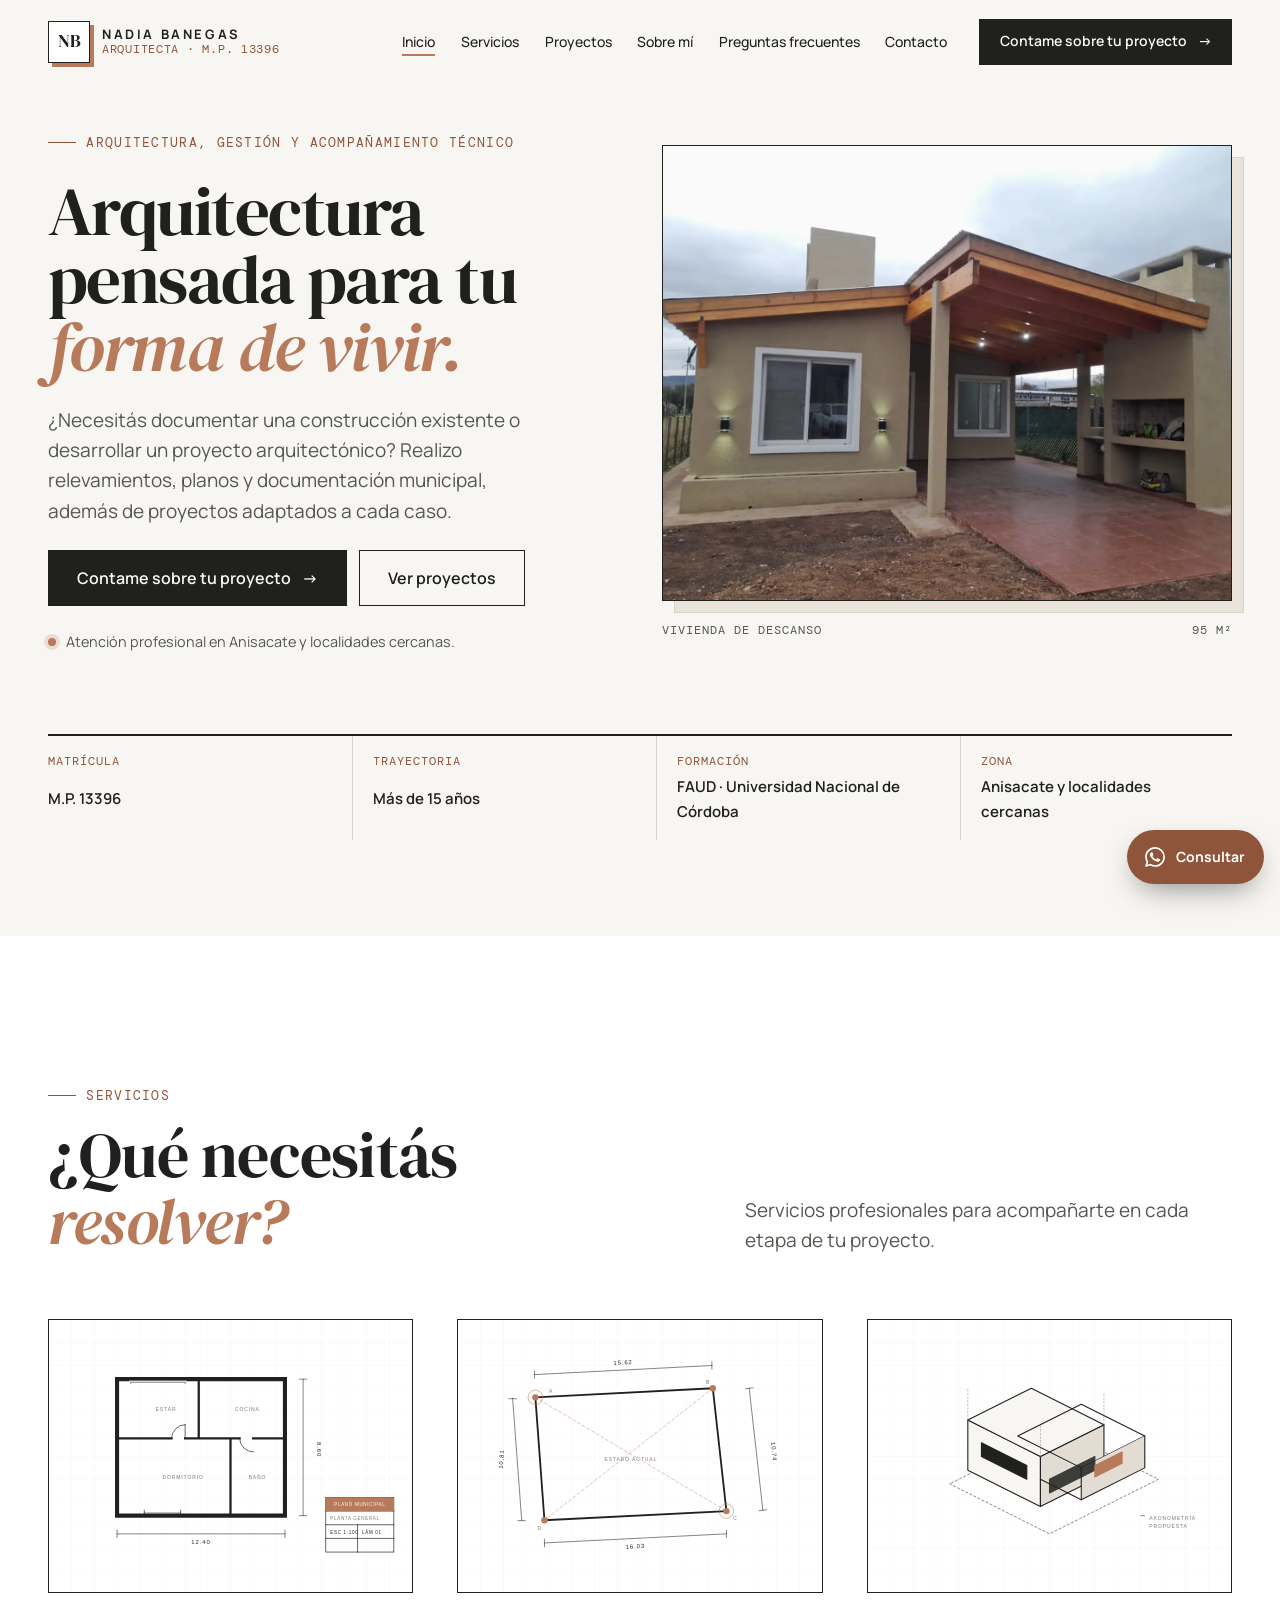
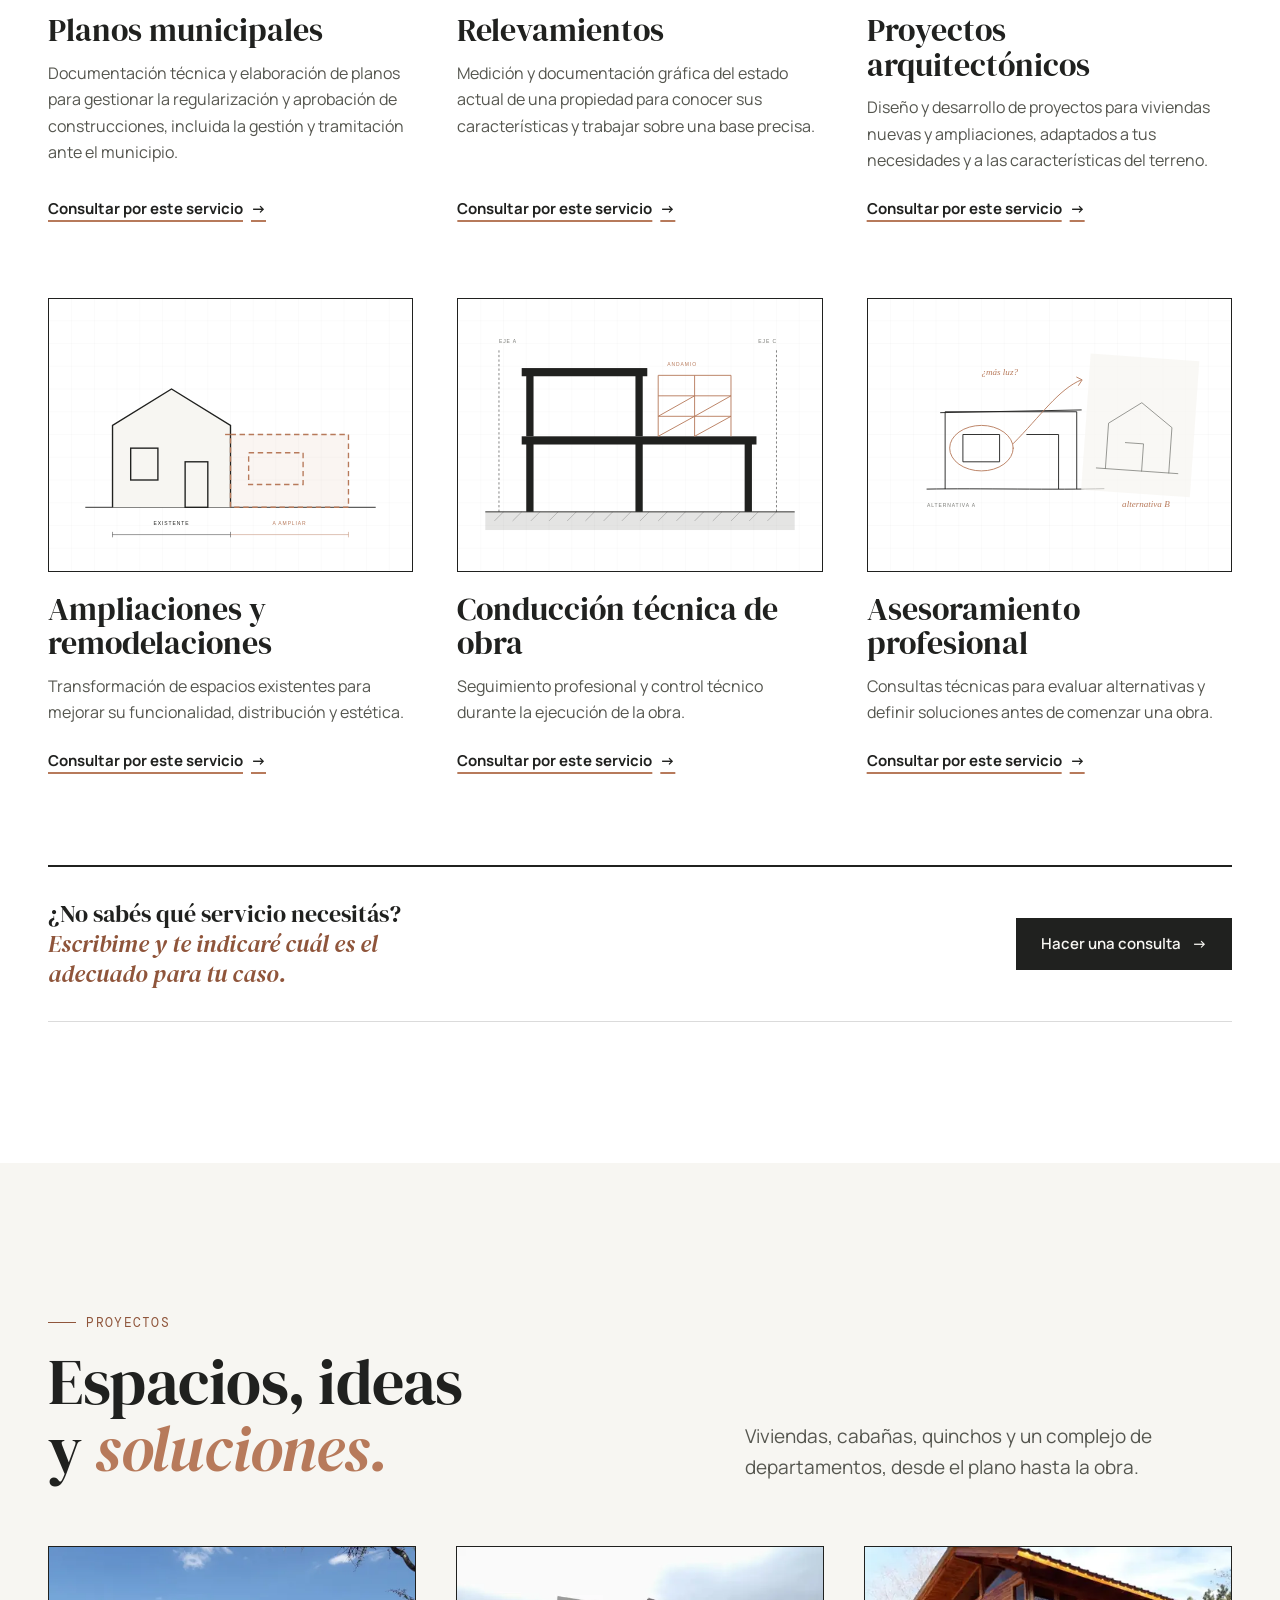
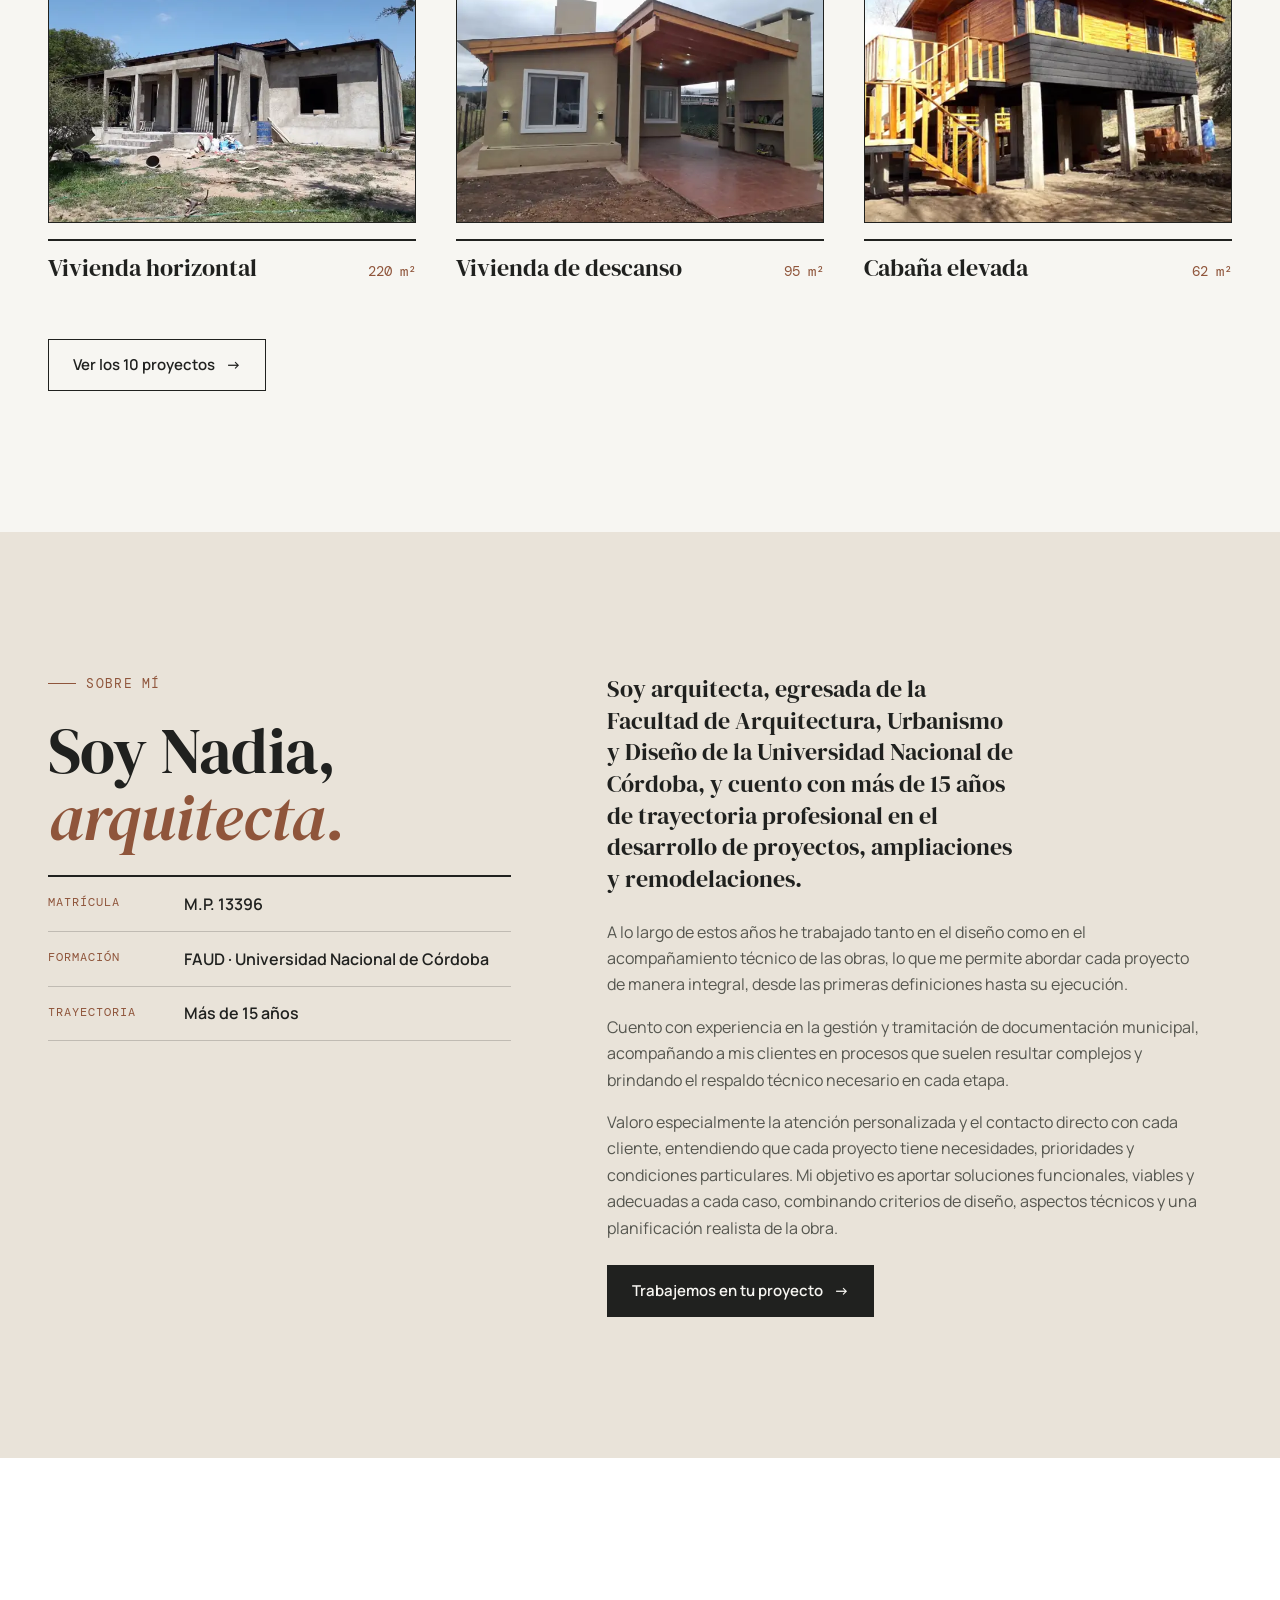
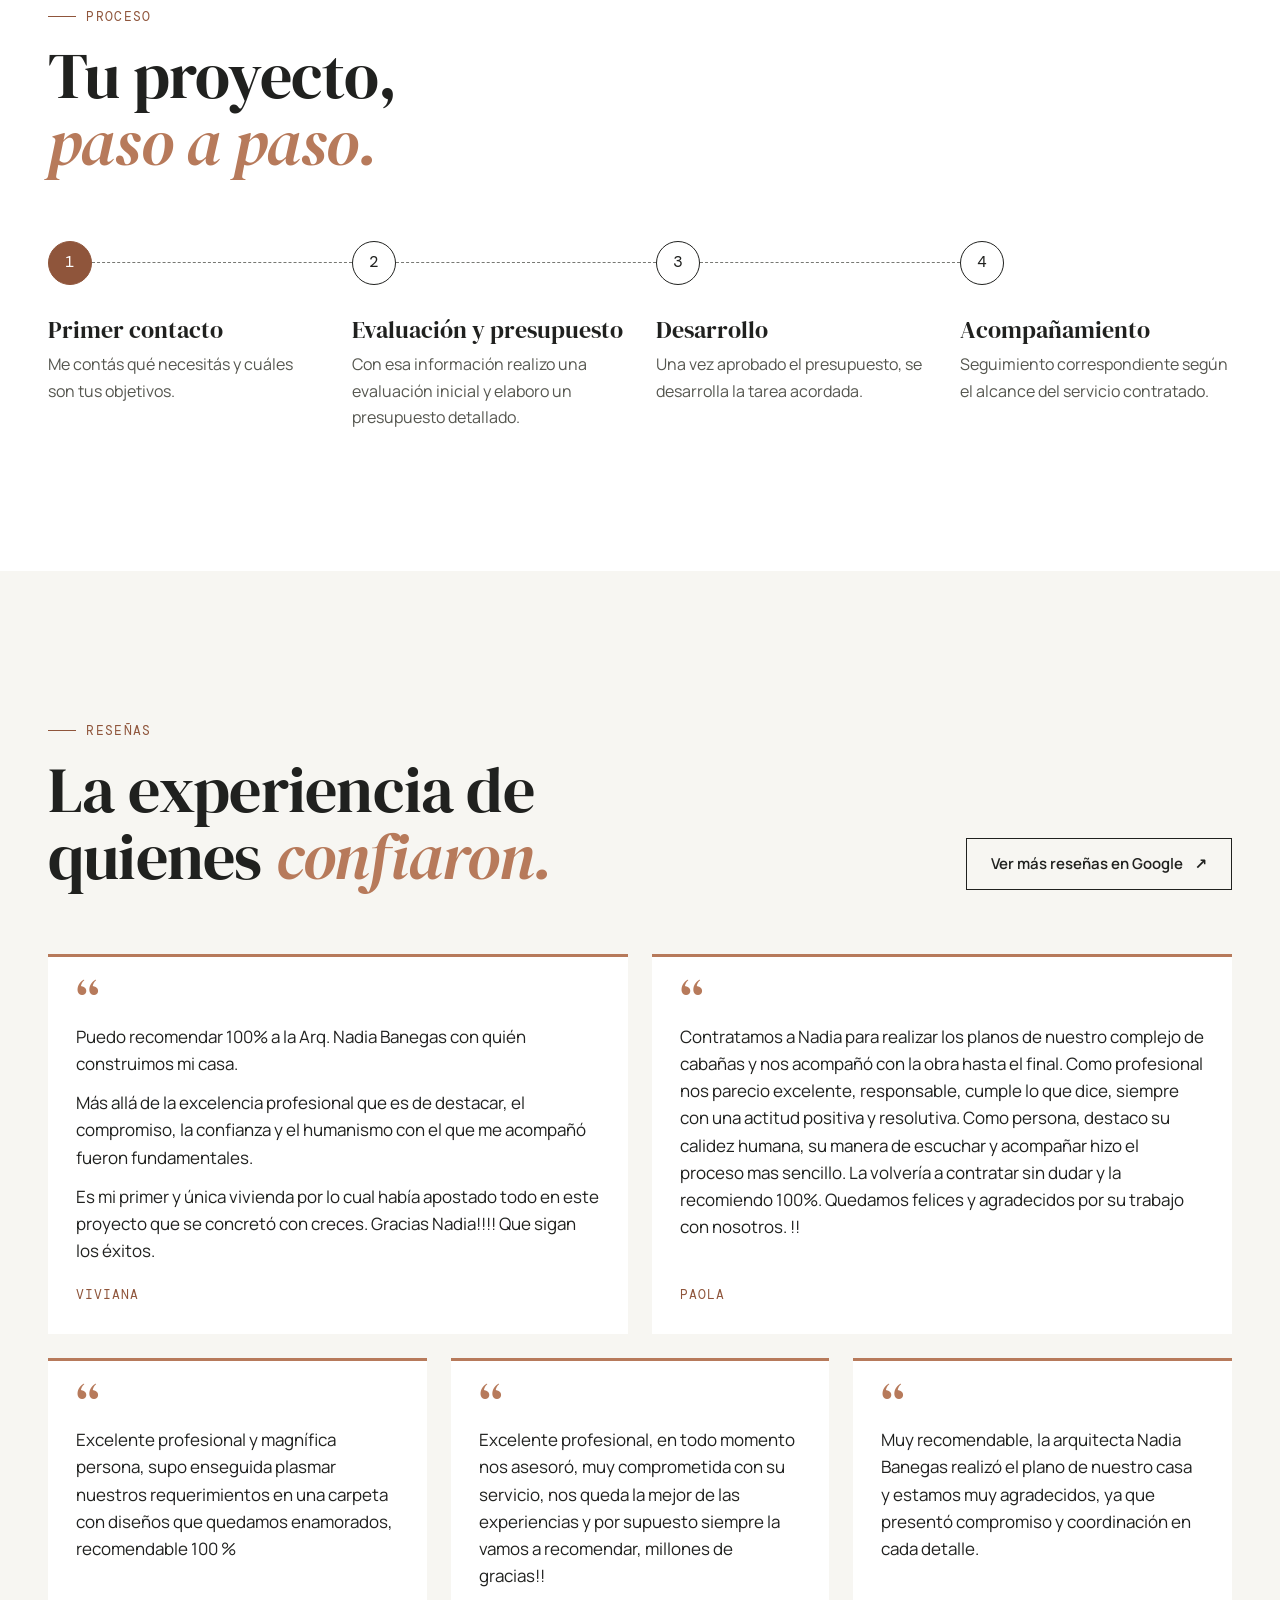
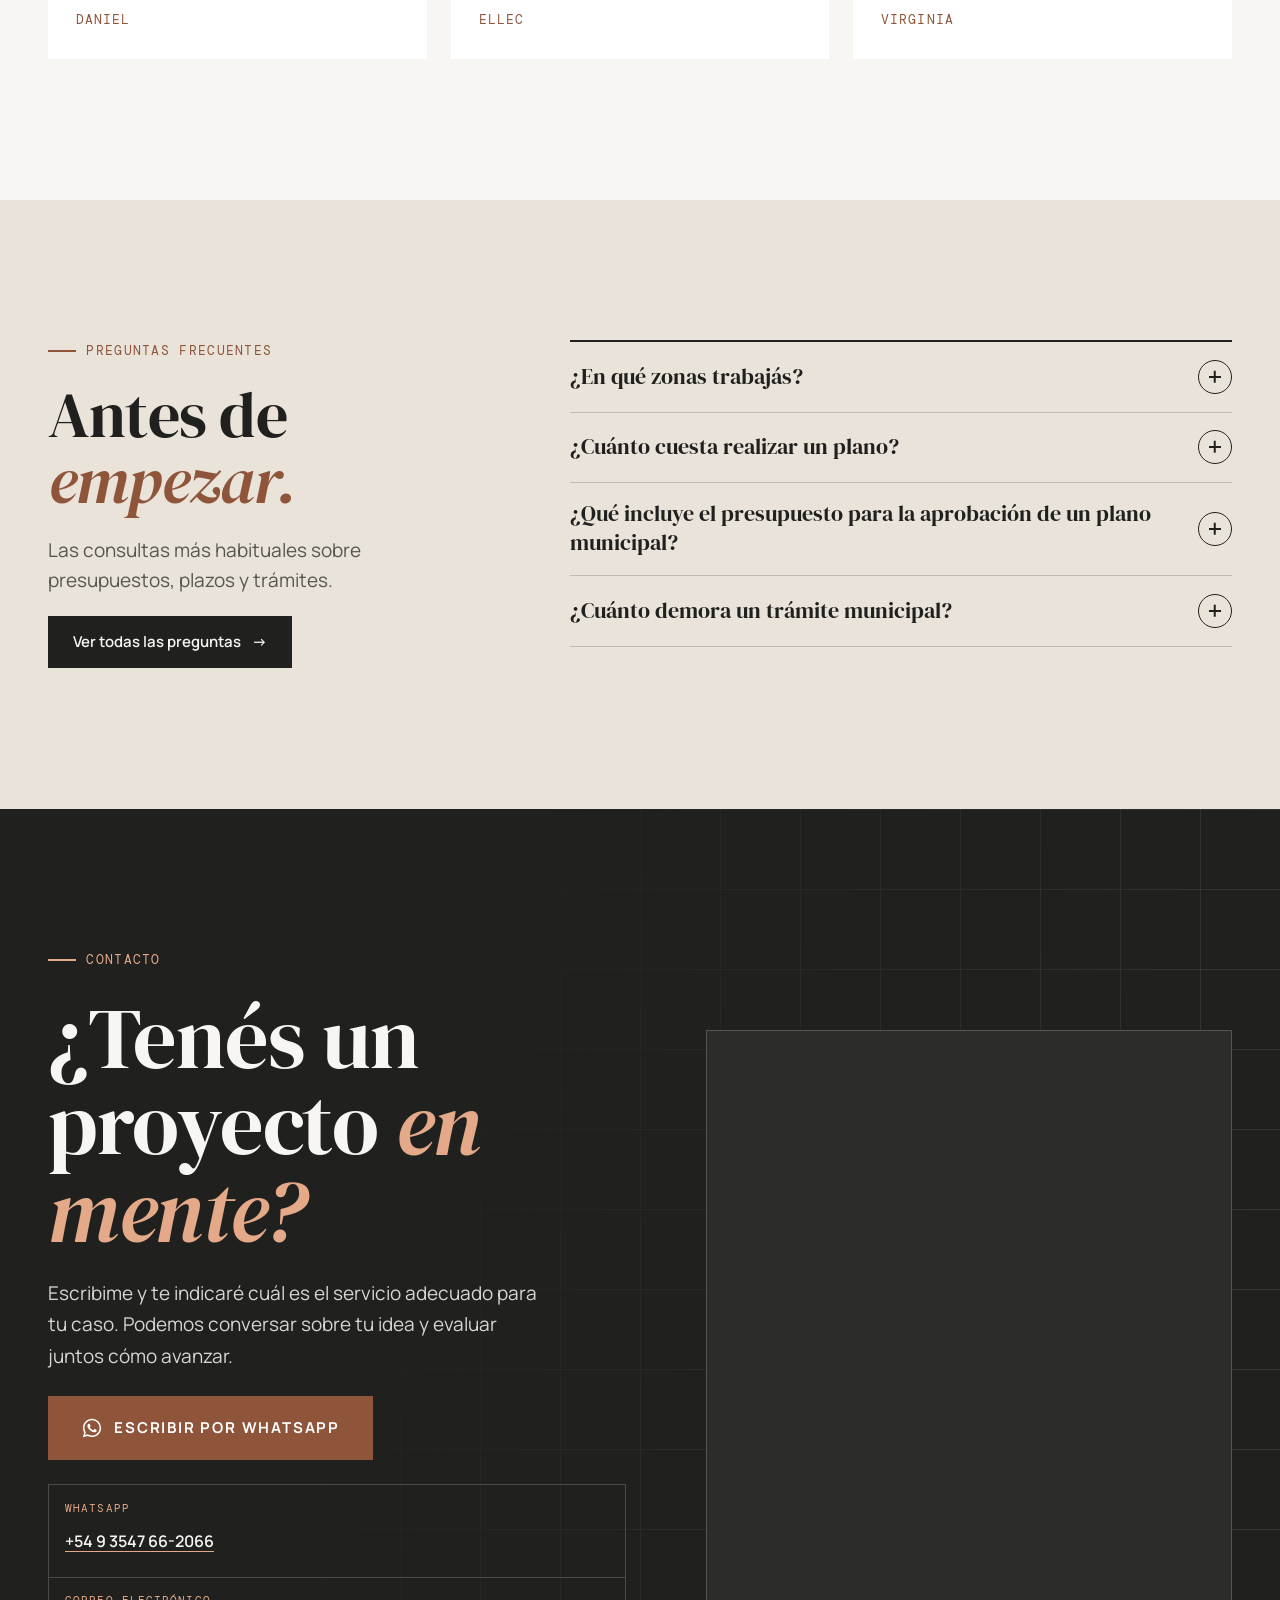
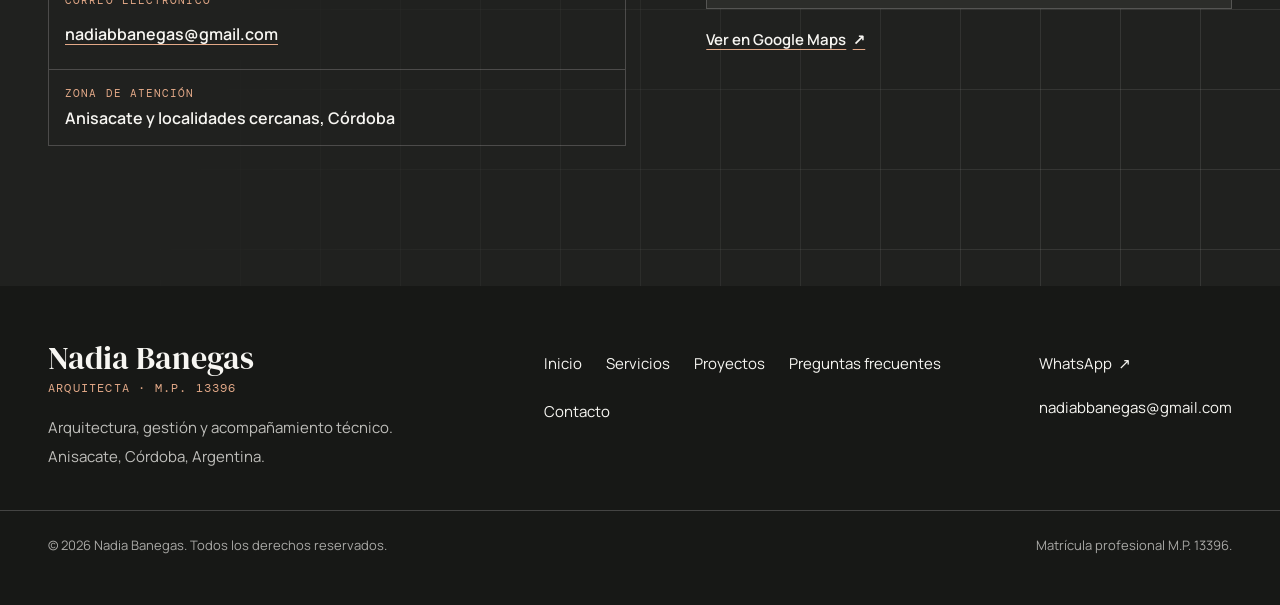
<file: index.html>
<!doctype html>
<html lang="es-AR">
<head>
  <meta charset="utf-8">
  <meta name="viewport" content="width=device-width, initial-scale=1, viewport-fit=cover">
  <title>Nadia Banegas | Arquitecta en Anisacate, Córdoba</title>
  <meta name="description" content="Arquitecta en Anisacate, Córdoba (M.P. 13396). Planos municipales, relevamientos, proyectos, ampliaciones, conducción técnica de obra y asesoramiento profesional.">
  <link rel="canonical" href="https://larsbologna.github.io/WEB-NADIA/">
  <meta name="robots" content="index, follow, max-image-preview:large">
  <meta name="author" content="Nadia Banegas">
  <meta name="theme-color" content="#F7F6F2">
  <meta name="color-scheme" content="only light">
  <meta name="geo.region" content="AR-X">
  <meta name="geo.placename" content="Anisacate, Córdoba, Argentina">
  <meta property="og:type" content="website">
  <meta property="og:locale" content="es_AR">
  <meta property="og:site_name" content="Nadia Banegas | Arquitecta">
  <meta property="og:title" content="Nadia Banegas | Arquitecta en Anisacate, Córdoba">
  <meta property="og:description" content="Arquitecta en Anisacate, Córdoba (M.P. 13396). Planos municipales, relevamientos, proyectos, ampliaciones, conducción técnica de obra y asesoramiento profesional.">
  <meta property="og:url" content="https://larsbologna.github.io/WEB-NADIA/">
  <meta property="og:image" content="https://larsbologna.github.io/WEB-NADIA/assets/img/og-image.jpg">
  <meta property="og:image:alt" content="Nadia Banegas, arquitecta en Anisacate, Córdoba">
  <meta name="twitter:card" content="summary_large_image">
  <meta name="twitter:title" content="Nadia Banegas | Arquitecta en Anisacate, Córdoba">
  <meta name="twitter:description" content="Arquitecta en Anisacate, Córdoba (M.P. 13396). Planos municipales, relevamientos, proyectos, ampliaciones, conducción técnica de obra y asesoramiento profesional.">
  <meta name="twitter:image" content="https://larsbologna.github.io/WEB-NADIA/assets/img/og-image.jpg">
  <link rel="icon" href="assets/img/favicon.svg" type="image/svg+xml">
  <link rel="icon" href="assets/img/favicon-32.png" sizes="32x32" type="image/png">
  <link rel="apple-touch-icon" href="assets/img/apple-touch-icon.png">
  <link rel="manifest" href="site.webmanifest">
  <link rel="preconnect" href="https://fonts.googleapis.com">
  <link rel="preconnect" href="https://fonts.gstatic.com" crossorigin>
  <link rel="stylesheet" href="https://fonts.googleapis.com/css2?family=DM+Mono:wght@400;500&family=DM+Serif+Display:ital@0;1&family=Manrope:wght@400;500;600;700&display=swap">
  <link rel="stylesheet" href="css/styles.css">
  <script type="application/ld+json">
{
  "@context": "https://schema.org",
  "@graph": [
    {
      "@type": [
        "ProfessionalService",
        "LocalBusiness"
      ],
      "@id": "https://larsbologna.github.io/WEB-NADIA/#estudio",
      "name": "Nadia Banegas | Arquitecta",
      "description": "Servicios de arquitectura en Anisacate y localidades cercanas: planos municipales, relevamientos, proyectos arquitectónicos, ampliaciones y remodelaciones, conducción técnica de obra y asesoramiento profesional.",
      "url": "https://larsbologna.github.io/WEB-NADIA/",
      "image": "https://larsbologna.github.io/WEB-NADIA/assets/img/og-image.jpg",
      "telephone": "+5493547662066",
      "email": "nadiabbanegas@gmail.com",
      "hasMap": "https://www.google.com/maps/place/Nadia+Banegas+ARQUITECTA/@-31.7205583,-64.4050901,17z/data=!4m6!3m5!1s0x942d55cb2d0c3977:0x12adc37940f0b6f9!8m2!3d-31.7205583!4d-64.4050901",
      "address": {
        "@type": "PostalAddress",
        "addressLocality": "Anisacate",
        "addressRegion": "Córdoba",
        "addressCountry": "AR"
      },
      "areaServed": [
        {
          "@type": "City",
          "name": "Anisacate"
        },
        {
          "@type": "City",
          "name": "Alta Gracia"
        },
        {
          "@type": "City",
          "name": "Villa La Bolsa"
        },
        {
          "@type": "City",
          "name": "Los Aromos"
        },
        {
          "@type": "Place",
          "name": "Valle de Paravachasca"
        },
        {
          "@type": "Place",
          "name": "Valle de Calamuchita"
        }
      ],
      "founder": {
        "@id": "https://larsbologna.github.io/WEB-NADIA/#nadia"
      },
      "hasOfferCatalog": {
        "@type": "OfferCatalog",
        "name": "Servicios de arquitectura",
        "itemListElement": [
          {
            "@type": "Offer",
            "itemOffered": {
              "@type": "Service",
              "name": "Planos municipales"
            }
          },
          {
            "@type": "Offer",
            "itemOffered": {
              "@type": "Service",
              "name": "Relevamientos"
            }
          },
          {
            "@type": "Offer",
            "itemOffered": {
              "@type": "Service",
              "name": "Proyectos arquitectónicos"
            }
          },
          {
            "@type": "Offer",
            "itemOffered": {
              "@type": "Service",
              "name": "Ampliaciones y remodelaciones"
            }
          },
          {
            "@type": "Offer",
            "itemOffered": {
              "@type": "Service",
              "name": "Conducción técnica de obra"
            }
          },
          {
            "@type": "Offer",
            "itemOffered": {
              "@type": "Service",
              "name": "Asesoramiento profesional"
            }
          }
        ]
      }
    },
    {
      "@type": "Person",
      "@id": "https://larsbologna.github.io/WEB-NADIA/#nadia",
      "name": "Nadia Banegas",
      "jobTitle": "Arquitecta",
      "alumniOf": {
        "@type": "CollegeOrUniversity",
        "name": "Facultad de Arquitectura, Urbanismo y Diseño, Universidad Nacional de Córdoba"
      },
      "hasCredential": {
        "@type": "EducationalOccupationalCredential",
        "credentialCategory": "Matrícula profesional",
        "name": "M.P. 13396"
      },
      "workLocation": {
        "@type": "Place",
        "name": "Anisacate, Córdoba, Argentina"
      }
    }
  ]
}
  </script>
</head>
<body data-page="inicio">
  <a class="skip-link" href="#contenido">Saltar al contenido</a>

  <header class="site-header" data-header>
    <div class="wrap header-inner">
      <a class="brand" href="index.html" aria-label="Nadia Banegas, arquitecta. Ir al inicio">
        <span class="brand-mark" aria-hidden="true">NB</span>
        <span class="brand-text">
          <span class="brand-name">Nadia Banegas</span>
          <span class="brand-role">Arquitecta · M.P. 13396</span>
        </span>
      </a>
      <nav class="nav" aria-label="Navegación principal">
        <button class="nav-toggle" type="button" aria-expanded="false" aria-controls="menu" data-nav-toggle>
          <span class="sr-only">Abrir menú</span>
          <span class="nav-toggle-bar" aria-hidden="true"></span>
          <span class="nav-toggle-bar" aria-hidden="true"></span>
        </button>
        <div class="nav-panel" id="menu" data-nav-panel>
          <ul class="nav-list">
            <li><a href="index.html" data-nav-link aria-current="page">Inicio</a></li>
            <li><a href="index.html#servicios" data-nav-link>Servicios</a></li>
            <li><a href="proyectos.html" data-nav-link>Proyectos</a></li>
            <li><a href="index.html#sobre-mi" data-nav-link>Sobre mí</a></li>
            <li><a href="preguntas-frecuentes.html" data-nav-link>Preguntas frecuentes</a></li>
            <li><a href="index.html#contacto" data-nav-link>Contacto</a></li>
          </ul>
          <a class="btn btn-primary nav-cta" href="https://wa.me/5493547662066" data-wa target="_blank" rel="noopener">Contame sobre tu proyecto <span class="btn-arrow" aria-hidden="true">→</span></a>
          <p class="nav-panel-foot">Anisacate, Córdoba, Argentina</p>
        </div>
      </nav>
    </div>
  </header>

  <main id="contenido">

    <section class="hero" id="inicio" aria-labelledby="hero-title">
      <div class="wrap hero-grid">
        <div class="hero-copy">
          <p class="eyebrow">Arquitectura, gestión y acompañamiento técnico</p>
          <h1 class="hero-title" id="hero-title">Arquitectura pensada para tu <em>forma de vivir.</em></h1>
          <p class="hero-lead">¿Necesitás documentar una construcción existente o desarrollar un proyecto arquitectónico? Realizo relevamientos, planos y documentación municipal, además de proyectos adaptados a cada caso.</p>
          <div class="hero-actions">
            <a class="btn btn-primary btn-lg" href="https://wa.me/5493547662066" data-wa target="_blank" rel="noopener">Contame sobre tu proyecto <span class="btn-arrow" aria-hidden="true">→</span></a>
            <a class="btn btn-line btn-lg" href="proyectos.html">Ver proyectos</a>
          </div>
          <p class="hero-note"><span class="dot" aria-hidden="true"></span>Atención profesional en Anisacate y localidades cercanas.</p>
        </div>
        <figure class="hero-photo">
          <img src="assets/img/proyectos/p05/02.webp" alt="Vivienda de descanso: galería con asador" width="1400" height="1050" fetchpriority="high">
          <figcaption><span>Vivienda de descanso</span><span>95 m²</span></figcaption>
        </figure>
      </div>
      <div class="wrap">
        <ul class="facts" aria-label="Datos profesionales">
          <li><span>Matrícula</span>M.P. 13396</li>
          <li><span>Trayectoria</span>Más de 15 años</li>
          <li><span>Formación</span>FAUD · Universidad Nacional de Córdoba</li>
          <li><span>Zona</span>Anisacate y localidades cercanas</li>
        </ul>
      </div>
    </section>

    <section class="section band-white" id="servicios" aria-labelledby="services-title">
      <div class="wrap">
        <div class="section-head">
          <div>
            <p class="eyebrow">Servicios</p>
            <h2 class="section-title" id="services-title">¿Qué necesitás <em>resolver?</em></h2>
          </div>
          <p class="lead">Servicios profesionales para acompañarte en cada etapa de tu proyecto.</p>
        </div>
        <ul class="service-grid">
          <li class="service">
            <div class="service-media"><img src="assets/img/servicio-planos.svg" alt="" loading="lazy" decoding="async"></div>
            <h3 class="service-title">Planos municipales</h3>
            <p class="service-desc">Documentación técnica y elaboración de planos para gestionar la regularización y aprobación de construcciones, incluida la gestión y tramitación ante el municipio.</p>
            <a class="service-cta" href="https://wa.me/5493547662066" data-wa data-service="Planos municipales" target="_blank" rel="noopener">Consultar por este servicio <span class="btn-arrow" aria-hidden="true">→</span></a>
          </li>
          <li class="service">
            <div class="service-media"><img src="assets/img/servicio-relevamientos.svg" alt="" loading="lazy" decoding="async"></div>
            <h3 class="service-title">Relevamientos</h3>
            <p class="service-desc">Medición y documentación gráfica del estado actual de una propiedad para conocer sus características y trabajar sobre una base precisa.</p>
            <a class="service-cta" href="https://wa.me/5493547662066" data-wa data-service="Relevamientos" target="_blank" rel="noopener">Consultar por este servicio <span class="btn-arrow" aria-hidden="true">→</span></a>
          </li>
          <li class="service">
            <div class="service-media"><img src="assets/img/servicio-proyectos.svg" alt="" loading="lazy" decoding="async"></div>
            <h3 class="service-title">Proyectos arquitectónicos</h3>
            <p class="service-desc">Diseño y desarrollo de proyectos para viviendas nuevas y ampliaciones, adaptados a tus necesidades y a las características del terreno.</p>
            <a class="service-cta" href="https://wa.me/5493547662066" data-wa data-service="Proyectos arquitectónicos" target="_blank" rel="noopener">Consultar por este servicio <span class="btn-arrow" aria-hidden="true">→</span></a>
          </li>
          <li class="service">
            <div class="service-media"><img src="assets/img/servicio-ampliaciones.svg" alt="" loading="lazy" decoding="async"></div>
            <h3 class="service-title">Ampliaciones y remodelaciones</h3>
            <p class="service-desc">Transformación de espacios existentes para mejorar su funcionalidad, distribución y estética.</p>
            <a class="service-cta" href="https://wa.me/5493547662066" data-wa data-service="Ampliaciones y remodelaciones" target="_blank" rel="noopener">Consultar por este servicio <span class="btn-arrow" aria-hidden="true">→</span></a>
          </li>
          <li class="service">
            <div class="service-media"><img src="assets/img/servicio-obra.svg" alt="" loading="lazy" decoding="async"></div>
            <h3 class="service-title">Conducción técnica de obra</h3>
            <p class="service-desc">Seguimiento profesional y control técnico durante la ejecución de la obra.</p>
            <a class="service-cta" href="https://wa.me/5493547662066" data-wa data-service="Conducción técnica de obra" target="_blank" rel="noopener">Consultar por este servicio <span class="btn-arrow" aria-hidden="true">→</span></a>
          </li>
          <li class="service">
            <div class="service-media"><img src="assets/img/servicio-asesoramiento.svg" alt="" loading="lazy" decoding="async"></div>
            <h3 class="service-title">Asesoramiento profesional</h3>
            <p class="service-desc">Consultas técnicas para evaluar alternativas y definir soluciones antes de comenzar una obra.</p>
            <a class="service-cta" href="https://wa.me/5493547662066" data-wa data-service="Asesoramiento profesional" target="_blank" rel="noopener">Consultar por este servicio <span class="btn-arrow" aria-hidden="true">→</span></a>
          </li>
        </ul>
        <div class="cta-strip">
          <p>¿No sabés qué servicio necesitás? <strong>Escribime y te indicaré cuál es el adecuado para tu caso.</strong></p>
          <a class="btn btn-primary" href="https://wa.me/5493547662066" data-wa target="_blank" rel="noopener">Hacer una consulta <span class="btn-arrow" aria-hidden="true">→</span></a>
        </div>
      </div>
    </section>

    <section class="section" id="proyectos" aria-labelledby="projects-title">
      <div class="wrap">
        <div class="section-head">
          <div>
            <p class="eyebrow">Proyectos</p>
            <h2 class="section-title" id="projects-title">Espacios, ideas y <em>soluciones.</em></h2>
          </div>
          <p class="lead">Viviendas, cabañas, quinchos y un complejo de departamentos, desde el plano hasta la obra.</p>
        </div>
        <ul class="feature-grid">
          <li class="feature">
            <a class="feature-link" href="proyectos.html#vivienda-horizontal">
              <span class="feature-media"><img src="assets/img/proyectos/p02/02-thumb.webp" alt="Vivienda horizontal" width="640" height="480" loading="lazy" decoding="async"></span>
              <span class="feature-meta"><span class="feature-name">Vivienda horizontal</span><span class="feature-m2">220 m²</span></span>
            </a>
          </li>
          <li class="feature">
            <a class="feature-link" href="proyectos.html#vivienda-de-descanso">
              <span class="feature-media"><img src="assets/img/proyectos/p05/02-thumb.webp" alt="Vivienda de descanso" width="640" height="480" loading="lazy" decoding="async"></span>
              <span class="feature-meta"><span class="feature-name">Vivienda de descanso</span><span class="feature-m2">95 m²</span></span>
            </a>
          </li>
          <li class="feature">
            <a class="feature-link" href="proyectos.html#cabana-elevada">
              <span class="feature-media"><img src="assets/img/proyectos/p06/02-thumb.webp" alt="Cabaña elevada" width="640" height="360" loading="lazy" decoding="async"></span>
              <span class="feature-meta"><span class="feature-name">Cabaña elevada</span><span class="feature-m2">62 m²</span></span>
            </a>
          </li>
        </ul>
        <p class="section-more"><a class="btn btn-line" href="proyectos.html">Ver los 10 proyectos <span class="btn-arrow" aria-hidden="true">→</span></a></p>
      </div>
    </section>

    <section class="section band-sand" id="sobre-mi" aria-labelledby="about-title">
      <div class="wrap about-grid">
        <div class="about-head">
          <p class="eyebrow">Sobre mí</p>
          <h2 class="section-title" id="about-title">Soy Nadia, <em>arquitecta.</em></h2>
          <dl class="about-facts">
            <div><dt>Matrícula</dt><dd>M.P. 13396</dd></div>
            <div><dt>Formación</dt><dd>FAUD · Universidad Nacional de Córdoba</dd></div>
            <div><dt>Trayectoria</dt><dd>Más de 15 años</dd></div>
          </dl>
        </div>
        <div class="about-copy">
          <p class="about-intro">Soy arquitecta, egresada de la Facultad de Arquitectura, Urbanismo y Diseño de la Universidad Nacional de Córdoba, y cuento con más de 15 años de trayectoria profesional en el desarrollo de proyectos, ampliaciones y remodelaciones.</p>
          <div class="about-text">
            <p>A lo largo de estos años he trabajado tanto en el diseño como en el acompañamiento técnico de las obras, lo que me permite abordar cada proyecto de manera integral, desde las primeras definiciones hasta su ejecución.</p>
            <p>Cuento con experiencia en la gestión y tramitación de documentación municipal, acompañando a mis clientes en procesos que suelen resultar complejos y brindando el respaldo técnico necesario en cada etapa.</p>
            <p>Valoro especialmente la atención personalizada y el contacto directo con cada cliente, entendiendo que cada proyecto tiene necesidades, prioridades y condiciones particulares. Mi objetivo es aportar soluciones funcionales, viables y adecuadas a cada caso, combinando criterios de diseño, aspectos técnicos y una planificación realista de la obra.</p>
          </div>
          <a class="btn btn-primary" href="https://wa.me/5493547662066" data-wa data-msg="Hola Nadia, estuve viendo tu página web y me gustaría que trabajemos en mi proyecto." target="_blank" rel="noopener">Trabajemos en tu proyecto <span class="btn-arrow" aria-hidden="true">→</span></a>
        </div>
      </div>
    </section>

    <section class="section band-white" id="proceso" aria-labelledby="process-title">
      <div class="wrap">
        <div class="section-head">
          <div>
            <p class="eyebrow">Proceso</p>
            <h2 class="section-title" id="process-title">Tu proyecto, <em>paso a paso.</em></h2>
          </div>
        </div>
        <ol class="steps">
          <li class="step"><span class="step-num">1</span><h3 class="step-title">Primer contacto</h3><p>Me contás qué necesitás y cuáles son tus objetivos.</p></li>
          <li class="step"><span class="step-num">2</span><h3 class="step-title">Evaluación y presupuesto</h3><p>Con esa información realizo una evaluación inicial y elaboro un presupuesto detallado.</p></li>
          <li class="step"><span class="step-num">3</span><h3 class="step-title">Desarrollo</h3><p>Una vez aprobado el presupuesto, se desarrolla la tarea acordada.</p></li>
          <li class="step"><span class="step-num">4</span><h3 class="step-title">Acompañamiento</h3><p>Seguimiento correspondiente según el alcance del servicio contratado.</p></li>
        </ol>
      </div>
    </section>

    <section class="section" id="resenas" aria-labelledby="reviews-title">
      <div class="wrap">
        <div class="section-head">
          <div>
            <p class="eyebrow">Reseñas</p>
            <h2 class="section-title" id="reviews-title">La experiencia de quienes <em>confiaron.</em></h2>
          </div>
          <div class="reviews-actions">
            <a class="btn btn-line" href="https://www.google.com/maps/place/Nadia+Banegas+ARQUITECTA/@-31.7205583,-64.4050901,17z/data=!4m6!3m5!1s0x942d55cb2d0c3977:0x12adc37940f0b6f9!8m2!3d-31.7205583!4d-64.4050901" target="_blank" rel="noopener">Ver más reseñas en Google <span class="btn-arrow" aria-hidden="true">↗</span></a>
          </div>
        </div>
        <ul class="review-list">
          <li class="review">
            <blockquote class="review-text"><p>Puedo recomendar 100% a la Arq. Nadia Banegas con quién construimos mi casa.</p><p>Más allá de la excelencia profesional que es de destacar, el compromiso, la confianza y el humanismo con el que me acompañó fueron fundamentales.</p><p>Es mi primer y única vivienda por lo cual había apostado todo en este proyecto que se concretó con creces. Gracias Nadia!!!! Que sigan los éxitos.</p></blockquote>
            <p class="review-author">Viviana</p>
          </li>
          <li class="review">
            <blockquote class="review-text"><p>Contratamos a Nadia para realizar los planos de nuestro complejo de cabañas y nos acompañó con la obra hasta el final. Como profesional nos parecio excelente, responsable, cumple lo que dice, siempre con una actitud positiva y resolutiva. Como persona, destaco su calidez humana, su manera de escuchar y acompañar hizo el proceso mas sencillo. La volvería a contratar sin dudar y la recomiendo 100%. Quedamos felices y agradecidos por su trabajo con nosotros. !!</p></blockquote>
            <p class="review-author">Paola</p>
          </li>
          <li class="review">
            <blockquote class="review-text"><p>Excelente profesional y magnífica persona, supo enseguida plasmar nuestros requerimientos en una carpeta con diseños que quedamos enamorados, recomendable 100 %</p></blockquote>
            <p class="review-author">Daniel</p>
          </li>
          <li class="review">
            <blockquote class="review-text"><p>Excelente profesional, en todo momento nos asesoró, muy comprometida con su servicio, nos queda la mejor de las experiencias y por supuesto siempre la vamos a recomendar, millones de gracias!!</p></blockquote>
            <p class="review-author">Ellec</p>
          </li>
          <li class="review">
            <blockquote class="review-text"><p>Muy recomendable, la arquitecta Nadia Banegas realizó el plano de nuestro casa y estamos muy agradecidos, ya que presentó compromiso y coordinación en cada detalle.</p></blockquote>
            <p class="review-author">Virginia</p>
          </li>
        </ul>
      </div>
    </section>

    <section class="section band-sand" id="preguntas" aria-labelledby="faq-title">
      <div class="wrap faq-grid">
        <div class="faq-head">
          <p class="eyebrow">Preguntas frecuentes</p>
          <h2 class="section-title" id="faq-title">Antes de <em>empezar.</em></h2>
          <p class="lead">Las consultas más habituales sobre presupuestos, plazos y trámites.</p>
          <a class="btn btn-primary" href="preguntas-frecuentes.html">Ver todas las preguntas <span class="btn-arrow" aria-hidden="true">→</span></a>
        </div>
        <div class="accordion" data-accordion>
          <div class="acc-item">
            <h3 class="acc-heading">
              <button class="acc-trigger" type="button" aria-expanded="false" aria-controls="faq-inicio-1" id="faq-inicio-1-btn">
                <span>¿En qué zonas trabajás?</span>
                <span class="acc-icon" aria-hidden="true"></span>
              </button>
            </h3>
            <div class="acc-panel" id="faq-inicio-1" role="region" aria-labelledby="faq-inicio-1-btn" hidden>
              <div class="acc-panel-inner">
                <p>Trabajo principalmente en Anisacate y localidades cercanas, incluyendo Alta Gracia, Villa La Bolsa y Los Aromos, además de otras localidades del Valle de Paravachasca y el Valle de Calamuchita.</p>
              </div>
            </div>
          </div>
          <div class="acc-item">
            <h3 class="acc-heading">
              <button class="acc-trigger" type="button" aria-expanded="false" aria-controls="faq-inicio-2" id="faq-inicio-2-btn">
                <span>¿Cuánto cuesta realizar un plano?</span>
                <span class="acc-icon" aria-hidden="true"></span>
              </button>
            </h3>
            <div class="acc-panel" id="faq-inicio-2" role="region" aria-labelledby="faq-inicio-2-btn" hidden>
              <div class="acc-panel-inner">
                <p>Depende del tipo de plano, de los metros cubiertos de la obra, de la complejidad del trabajo, de la documentación disponible, de la tarifaria vigente y de otros factores particulares de cada caso. Por ese motivo, cada presupuesto se realiza de manera personalizada.</p>
              </div>
            </div>
          </div>
          <div class="acc-item">
            <h3 class="acc-heading">
              <button class="acc-trigger" type="button" aria-expanded="false" aria-controls="faq-inicio-3" id="faq-inicio-3-btn">
                <span>¿Qué incluye el presupuesto para la aprobación de un plano municipal?</span>
                <span class="acc-icon" aria-hidden="true"></span>
              </button>
            </h3>
            <div class="acc-panel" id="faq-inicio-3" role="region" aria-labelledby="faq-inicio-3-btn" hidden>
              <div class="acc-panel-inner">
                <p>El presupuesto se presenta de manera detallada para que puedas conocer desde el inicio todos los conceptos involucrados en el trámite.</p>
                <p>Generalmente incluye, por un lado, los aranceles y tasas que deben abonarse ante organismos como el municipio y el colegio profesional y, por otro, los honorarios profesionales correspondientes al trabajo técnico a realizar.</p>
                <p>Como cada organismo tiene sus propios tiempos administrativos, algunos importes pueden abonarse en distintas etapas a medida que el trámite avanza. Por ese motivo, el presupuesto contempla todos los costos previstos, permitiendo tener una visión completa del proceso y de los montos involucrados, sin cargos ocultos ni conceptos inesperados.</p>
              </div>
            </div>
          </div>
          <div class="acc-item">
            <h3 class="acc-heading">
              <button class="acc-trigger" type="button" aria-expanded="false" aria-controls="faq-inicio-4" id="faq-inicio-4-btn">
                <span>¿Cuánto demora un trámite municipal?</span>
                <span class="acc-icon" aria-hidden="true"></span>
              </button>
            </h3>
            <div class="acc-panel" id="faq-inicio-4" role="region" aria-labelledby="faq-inicio-4-btn" hidden>
              <div class="acc-panel-inner">
                <p>No existe un plazo único. Cada municipio tiene procedimientos y tiempos administrativos propios, por lo que la duración puede variar según la localidad y las características del expediente.</p>
              </div>
            </div>
          </div>
        </div>
      </div>
    </section>

    <section class="contact" id="contacto" aria-labelledby="contact-title">
      <div class="wrap contact-grid">
        <div class="contact-copy">
          <p class="eyebrow eyebrow-light">Contacto</p>
          <h2 class="contact-title" id="contact-title">¿Tenés un proyecto <em>en mente?</em></h2>
          <p class="contact-text">Escribime y te indicaré cuál es el servicio adecuado para tu caso. Podemos conversar sobre tu idea y evaluar juntos cómo avanzar.</p>
          <a class="btn btn-accent btn-xl" href="https://wa.me/5493547662066" data-wa target="_blank" rel="noopener"><svg class="wa-icon" viewBox="0 0 24 24" aria-hidden="true" focusable="false"><path fill="currentColor" d="M12.04 2C6.58 2 2.13 6.45 2.13 11.91c0 1.75.46 3.45 1.32 4.95L2.05 22l5.25-1.38a9.9 9.9 0 0 0 4.74 1.21h.01c5.46 0 9.91-4.45 9.91-9.91A9.85 9.85 0 0 0 12.04 2Zm0 18.15h-.01a8.2 8.2 0 0 1-4.19-1.15l-.3-.18-3.12.82.83-3.04-.2-.31a8.21 8.21 0 0 1-1.26-4.38c0-4.54 3.7-8.23 8.25-8.23a8.2 8.2 0 0 1 8.23 8.24c0 4.54-3.7 8.23-8.23 8.23Zm4.52-6.16c-.25-.12-1.47-.72-1.69-.81-.23-.08-.39-.12-.56.12-.17.25-.64.81-.78.97-.14.17-.29.19-.54.06a6.76 6.76 0 0 1-3.37-2.94c-.25-.44.25-.41.72-1.36.08-.17.04-.31-.02-.43-.06-.12-.56-1.34-.76-1.84-.2-.48-.41-.42-.56-.42h-.48a.92.92 0 0 0-.66.31c-.23.25-.87.85-.87 2.07s.89 2.4 1.01 2.56c.12.17 1.75 2.67 4.24 3.74 1.58.68 2.2.74 2.99.62.48-.07 1.47-.6 1.68-1.18.21-.58.21-1.08.14-1.18-.06-.11-.22-.17-.47-.29Z"/></svg> Escribir por WhatsApp</a>
          <dl class="contact-block">
            <div><dt>WhatsApp</dt><dd><a href="https://wa.me/5493547662066" data-wa target="_blank" rel="noopener">+54 9 3547 66-2066</a></dd></div>
            <div><dt>Correo electrónico</dt><dd><a href="mailto:nadiabbanegas@gmail.com">nadiabbanegas@gmail.com</a></dd></div>
            <div><dt>Zona de atención</dt><dd>Anisacate y localidades cercanas, Córdoba</dd></div>
          </dl>
        </div>
        <div class="contact-map">
          <div class="map-frame">
            <iframe title="Mapa de Anisacate, Córdoba, con la ubicación de Nadia Banegas en Google Maps" src="https://maps.google.com/maps?q=Nadia%20Banegas%20ARQUITECTA%2C%20Anisacate%2C%20C%C3%B3rdoba&amp;hl=es&amp;z=14&amp;output=embed" loading="lazy" referrerpolicy="no-referrer-when-downgrade" allowfullscreen></iframe>
          </div>
          <a class="map-link" href="https://www.google.com/maps/place/Nadia+Banegas+ARQUITECTA/@-31.7205583,-64.4050901,17z/data=!4m6!3m5!1s0x942d55cb2d0c3977:0x12adc37940f0b6f9!8m2!3d-31.7205583!4d-64.4050901" target="_blank" rel="noopener">Ver en Google Maps <span aria-hidden="true">↗</span></a>
        </div>
      </div>
    </section>

  </main>
  <footer class="site-footer">
    <div class="wrap footer-grid">
      <div class="footer-brand">
        <p class="footer-name">Nadia Banegas</p>
        <p class="footer-role">Arquitecta · M.P. 13396</p>
        <p>Arquitectura, gestión y acompañamiento técnico.</p>
        <p>Anisacate, Córdoba, Argentina.</p>
      </div>
      <nav class="footer-nav" aria-label="Enlaces del pie de página">
        <ul>
          <li><a href="index.html">Inicio</a></li>
          <li><a href="index.html#servicios">Servicios</a></li>
          <li><a href="proyectos.html">Proyectos</a></li>
          <li><a href="preguntas-frecuentes.html">Preguntas frecuentes</a></li>
          <li><a href="index.html#contacto">Contacto</a></li>
        </ul>
      </nav>
      <div class="footer-social">
        <a href="https://wa.me/5493547662066" data-wa target="_blank" rel="noopener">WhatsApp <span aria-hidden="true">↗</span></a>
        <a href="mailto:nadiabbanegas@gmail.com">nadiabbanegas@gmail.com</a>
      </div>
    </div>
    <div class="wrap footer-bottom">
      <p>© 2026 Nadia Banegas. Todos los derechos reservados.</p>
      <p>Matrícula profesional M.P. 13396.</p>
    </div>
  </footer>

  <a class="wa-float" href="https://wa.me/5493547662066" data-wa target="_blank" rel="noopener" aria-label="Escribir a Nadia por WhatsApp">
    <svg class="" viewBox="0 0 24 24" aria-hidden="true" focusable="false"><path fill="currentColor" d="M12.04 2C6.58 2 2.13 6.45 2.13 11.91c0 1.75.46 3.45 1.32 4.95L2.05 22l5.25-1.38a9.9 9.9 0 0 0 4.74 1.21h.01c5.46 0 9.91-4.45 9.91-9.91A9.85 9.85 0 0 0 12.04 2Zm0 18.15h-.01a8.2 8.2 0 0 1-4.19-1.15l-.3-.18-3.12.82.83-3.04-.2-.31a8.21 8.21 0 0 1-1.26-4.38c0-4.54 3.7-8.23 8.25-8.23a8.2 8.2 0 0 1 8.23 8.24c0 4.54-3.7 8.23-8.23 8.23Zm4.52-6.16c-.25-.12-1.47-.72-1.69-.81-.23-.08-.39-.12-.56.12-.17.25-.64.81-.78.97-.14.17-.29.19-.54.06a6.76 6.76 0 0 1-3.37-2.94c-.25-.44.25-.41.72-1.36.08-.17.04-.31-.02-.43-.06-.12-.56-1.34-.76-1.84-.2-.48-.41-.42-.56-.42h-.48a.92.92 0 0 0-.66.31c-.23.25-.87.85-.87 2.07s.89 2.4 1.01 2.56c.12.17 1.75 2.67 4.24 3.74 1.58.68 2.2.74 2.99.62.48-.07 1.47-.6 1.68-1.18.21-.58.21-1.08.14-1.18-.06-.11-.22-.17-.47-.29Z"/></svg>
    <span>Consultar</span>
  </a>

  <div class="lightbox" data-lightbox hidden role="dialog" aria-modal="true" aria-label="Galería de fotos">
    <button class="lightbox-close" type="button" data-lb-close aria-label="Cerrar">×</button>
    <button class="lightbox-nav lightbox-prev" type="button" data-lb-prev aria-label="Foto anterior">←</button>
    <figure class="lightbox-figure">
      <img data-lb-img alt="">
      <figcaption data-lb-caption></figcaption>
    </figure>
    <button class="lightbox-nav lightbox-next" type="button" data-lb-next aria-label="Foto siguiente">→</button>
  </div>

  <script src="js/content.js" defer></script>
  <script src="js/main.js" defer></script>
</body>
</html>
</file>
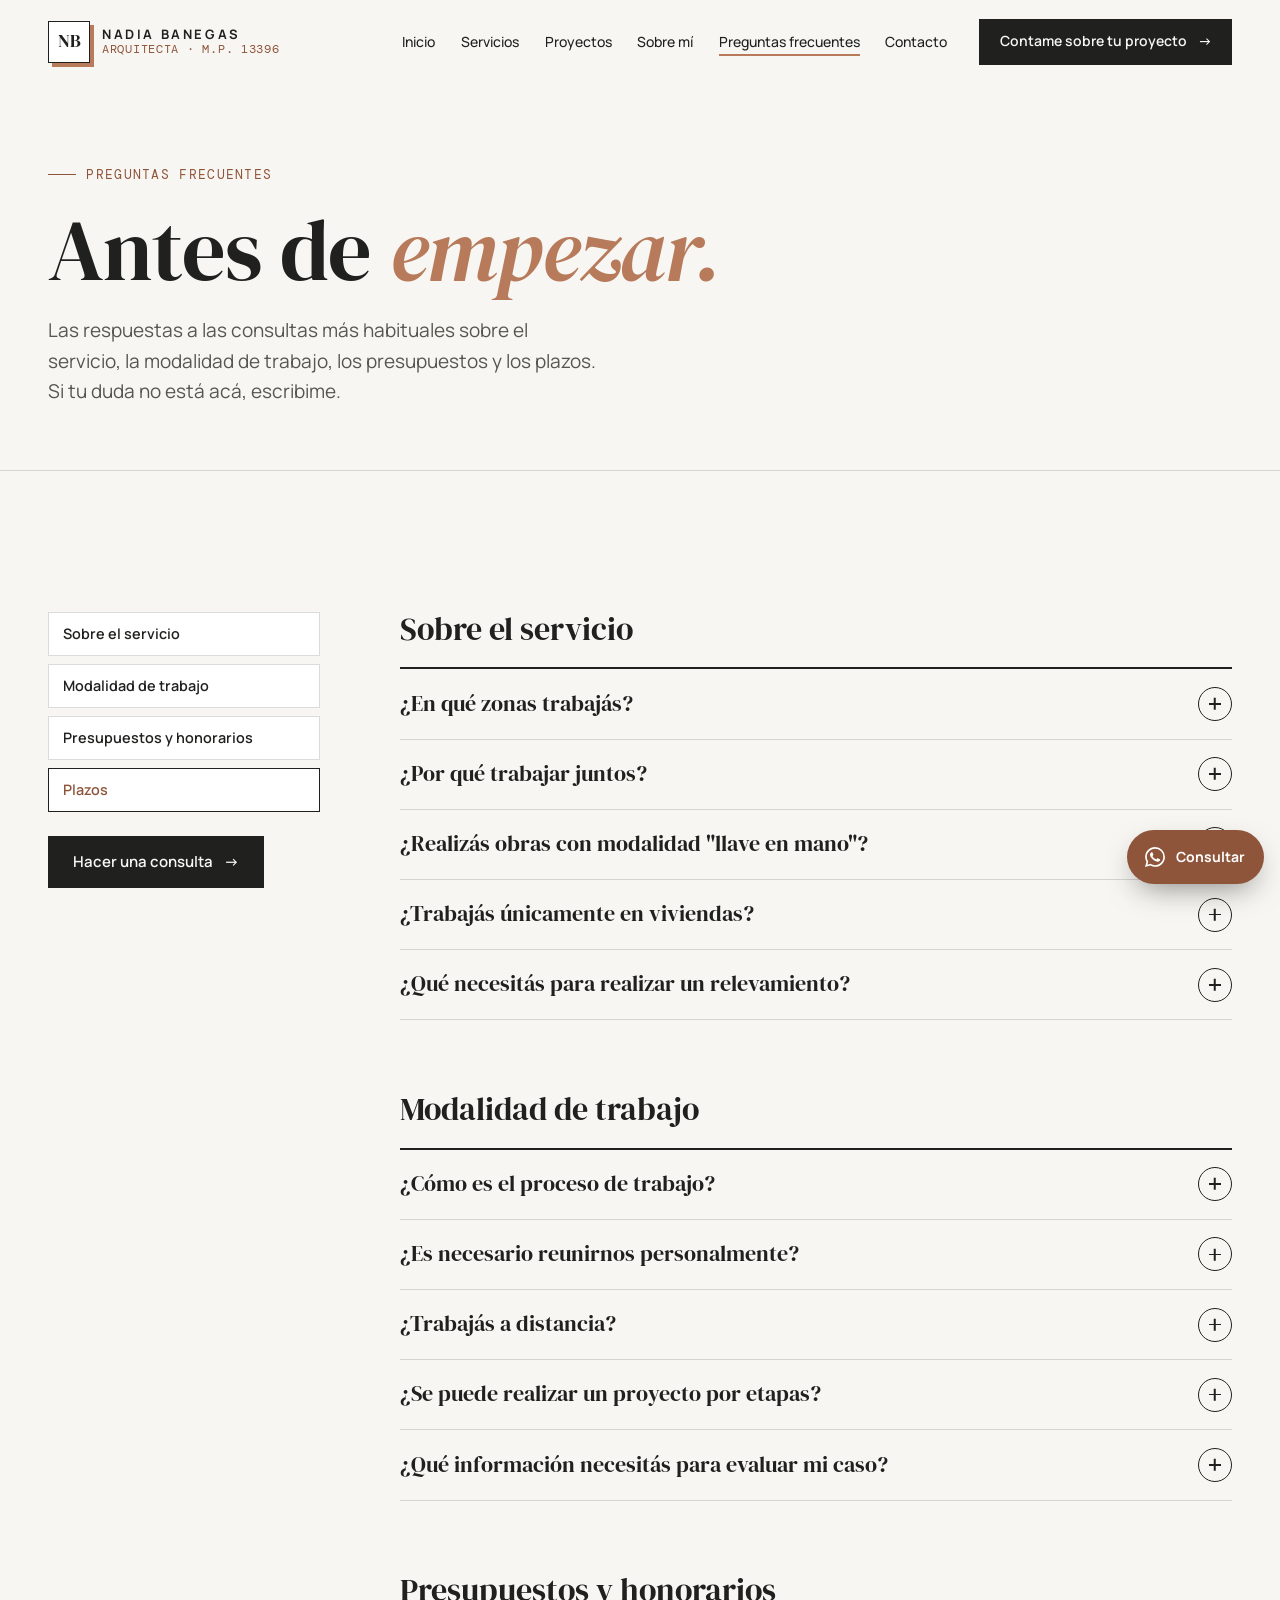
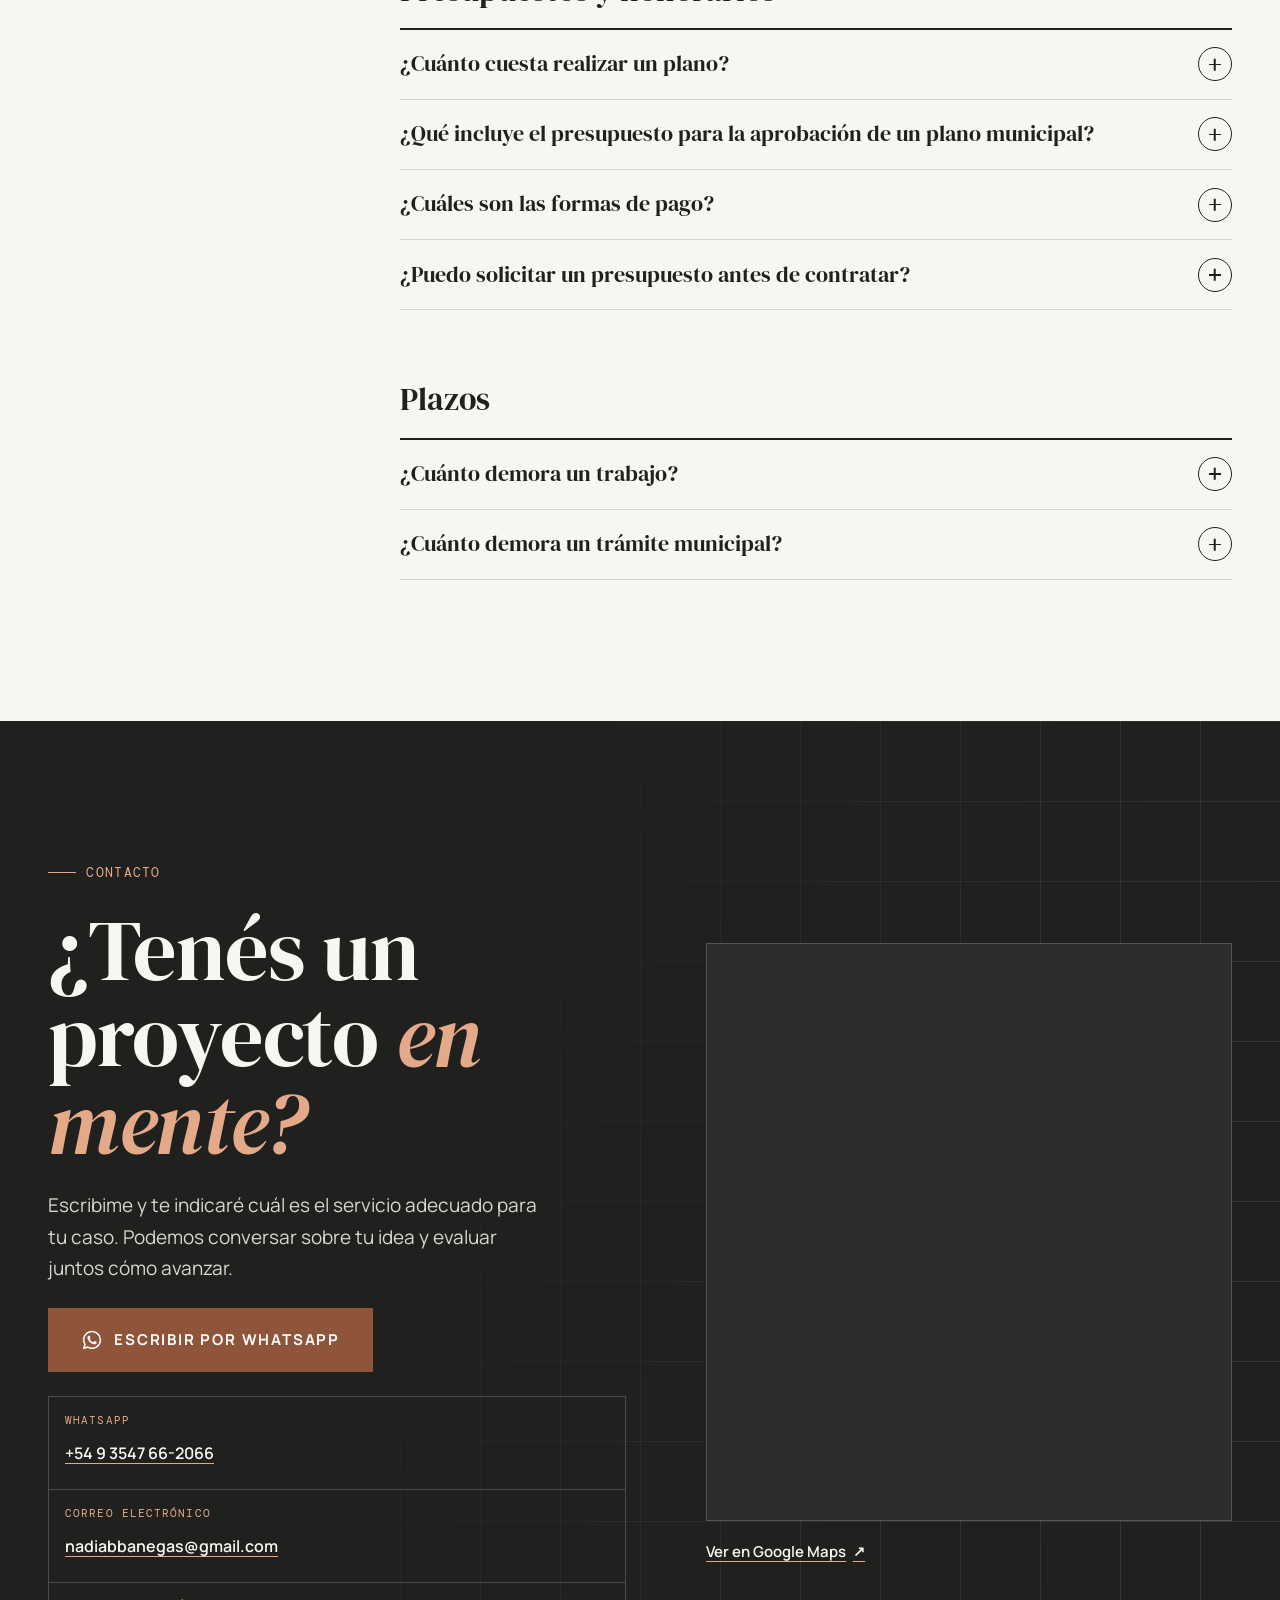
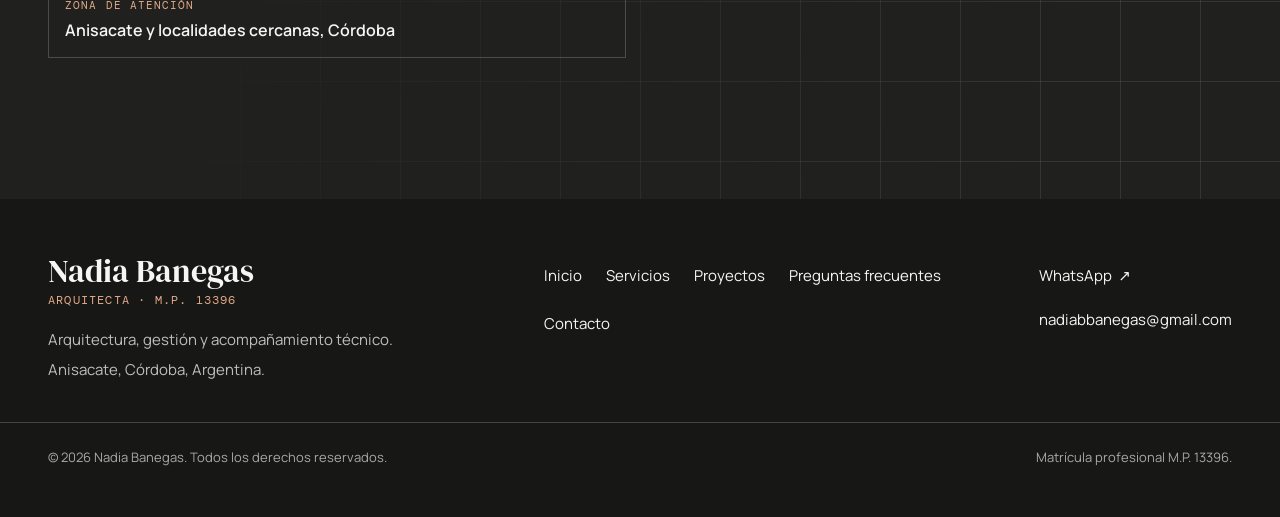
<file: preguntas-frecuentes.html>
<!doctype html>
<html lang="es-AR">
<head>
  <meta charset="utf-8">
  <meta name="viewport" content="width=device-width, initial-scale=1, viewport-fit=cover">
  <title>Preguntas frecuentes | Nadia Banegas, Arquitecta</title>
  <meta name="description" content="Respuestas sobre planos municipales, presupuestos, honorarios, formas de pago, plazos y zonas de trabajo de la arquitecta Nadia Banegas en Anisacate, Córdoba.">
  <link rel="canonical" href="https://larsbologna.github.io/WEB-NADIA/preguntas-frecuentes.html">
  <meta name="robots" content="index, follow, max-image-preview:large">
  <meta name="author" content="Nadia Banegas">
  <meta name="theme-color" content="#F7F6F2">
  <meta name="color-scheme" content="only light">
  <meta name="geo.region" content="AR-X">
  <meta name="geo.placename" content="Anisacate, Córdoba, Argentina">
  <meta property="og:type" content="website">
  <meta property="og:locale" content="es_AR">
  <meta property="og:site_name" content="Nadia Banegas | Arquitecta">
  <meta property="og:title" content="Preguntas frecuentes | Nadia Banegas, Arquitecta">
  <meta property="og:description" content="Respuestas sobre planos municipales, presupuestos, honorarios, formas de pago, plazos y zonas de trabajo de la arquitecta Nadia Banegas en Anisacate, Córdoba.">
  <meta property="og:url" content="https://larsbologna.github.io/WEB-NADIA/preguntas-frecuentes.html">
  <meta property="og:image" content="https://larsbologna.github.io/WEB-NADIA/assets/img/og-image.jpg">
  <meta property="og:image:alt" content="Nadia Banegas, arquitecta en Anisacate, Córdoba">
  <meta name="twitter:card" content="summary_large_image">
  <meta name="twitter:title" content="Preguntas frecuentes | Nadia Banegas, Arquitecta">
  <meta name="twitter:description" content="Respuestas sobre planos municipales, presupuestos, honorarios, formas de pago, plazos y zonas de trabajo de la arquitecta Nadia Banegas en Anisacate, Córdoba.">
  <meta name="twitter:image" content="https://larsbologna.github.io/WEB-NADIA/assets/img/og-image.jpg">
  <link rel="icon" href="assets/img/favicon.svg" type="image/svg+xml">
  <link rel="icon" href="assets/img/favicon-32.png" sizes="32x32" type="image/png">
  <link rel="apple-touch-icon" href="assets/img/apple-touch-icon.png">
  <link rel="manifest" href="site.webmanifest">
  <link rel="preconnect" href="https://fonts.googleapis.com">
  <link rel="preconnect" href="https://fonts.gstatic.com" crossorigin>
  <link rel="stylesheet" href="https://fonts.googleapis.com/css2?family=DM+Mono:wght@400;500&family=DM+Serif+Display:ital@0;1&family=Manrope:wght@400;500;600;700&display=swap">
  <link rel="stylesheet" href="css/styles.css">
  <script type="application/ld+json">
{
  "@context": "https://schema.org",
  "@graph": [
    {
      "@type": [
        "ProfessionalService",
        "LocalBusiness"
      ],
      "@id": "https://larsbologna.github.io/WEB-NADIA/#estudio",
      "name": "Nadia Banegas | Arquitecta",
      "description": "Servicios de arquitectura en Anisacate y localidades cercanas: planos municipales, relevamientos, proyectos arquitectónicos, ampliaciones y remodelaciones, conducción técnica de obra y asesoramiento profesional.",
      "url": "https://larsbologna.github.io/WEB-NADIA/",
      "image": "https://larsbologna.github.io/WEB-NADIA/assets/img/og-image.jpg",
      "telephone": "+5493547662066",
      "email": "nadiabbanegas@gmail.com",
      "hasMap": "https://www.google.com/maps/place/Nadia+Banegas+ARQUITECTA/@-31.7205583,-64.4050901,17z/data=!4m6!3m5!1s0x942d55cb2d0c3977:0x12adc37940f0b6f9!8m2!3d-31.7205583!4d-64.4050901",
      "address": {
        "@type": "PostalAddress",
        "addressLocality": "Anisacate",
        "addressRegion": "Córdoba",
        "addressCountry": "AR"
      },
      "areaServed": [
        {
          "@type": "City",
          "name": "Anisacate"
        },
        {
          "@type": "City",
          "name": "Alta Gracia"
        },
        {
          "@type": "City",
          "name": "Villa La Bolsa"
        },
        {
          "@type": "City",
          "name": "Los Aromos"
        },
        {
          "@type": "Place",
          "name": "Valle de Paravachasca"
        },
        {
          "@type": "Place",
          "name": "Valle de Calamuchita"
        }
      ],
      "founder": {
        "@id": "https://larsbologna.github.io/WEB-NADIA/#nadia"
      },
      "hasOfferCatalog": {
        "@type": "OfferCatalog",
        "name": "Servicios de arquitectura",
        "itemListElement": [
          {
            "@type": "Offer",
            "itemOffered": {
              "@type": "Service",
              "name": "Planos municipales"
            }
          },
          {
            "@type": "Offer",
            "itemOffered": {
              "@type": "Service",
              "name": "Relevamientos"
            }
          },
          {
            "@type": "Offer",
            "itemOffered": {
              "@type": "Service",
              "name": "Proyectos arquitectónicos"
            }
          },
          {
            "@type": "Offer",
            "itemOffered": {
              "@type": "Service",
              "name": "Ampliaciones y remodelaciones"
            }
          },
          {
            "@type": "Offer",
            "itemOffered": {
              "@type": "Service",
              "name": "Conducción técnica de obra"
            }
          },
          {
            "@type": "Offer",
            "itemOffered": {
              "@type": "Service",
              "name": "Asesoramiento profesional"
            }
          }
        ]
      }
    },
    {
      "@type": "Person",
      "@id": "https://larsbologna.github.io/WEB-NADIA/#nadia",
      "name": "Nadia Banegas",
      "jobTitle": "Arquitecta",
      "alumniOf": {
        "@type": "CollegeOrUniversity",
        "name": "Facultad de Arquitectura, Urbanismo y Diseño, Universidad Nacional de Córdoba"
      },
      "hasCredential": {
        "@type": "EducationalOccupationalCredential",
        "credentialCategory": "Matrícula profesional",
        "name": "M.P. 13396"
      },
      "workLocation": {
        "@type": "Place",
        "name": "Anisacate, Córdoba, Argentina"
      }
    }
  ]
}
  </script>
  <script type="application/ld+json">
{
  "@context": "https://schema.org",
  "@type": "FAQPage",
  "mainEntity": [
    {
      "@type": "Question",
      "name": "¿En qué zonas trabajás?",
      "acceptedAnswer": {
        "@type": "Answer",
        "text": "Trabajo principalmente en Anisacate y localidades cercanas, incluyendo Alta Gracia, Villa La Bolsa y Los Aromos, además de otras localidades del Valle de Paravachasca y el Valle de Calamuchita."
      }
    },
    {
      "@type": "Question",
      "name": "¿Por qué trabajar juntos?",
      "acceptedAnswer": {
        "@type": "Answer",
        "text": "Cada proyecto requiere una mirada personalizada. Mi trabajo combina el desarrollo técnico, la documentación y el acompañamiento necesario para avanzar con criterios claros y soluciones adecuadas a cada situación."
      }
    },
    {
      "@type": "Question",
      "name": "¿Realizás obras con modalidad \"llave en mano\"?",
      "acceptedAnswer": {
        "@type": "Answer",
        "text": "No. Mi trabajo se enfoca en el desarrollo técnico y profesional del proyecto, la documentación y, cuando corresponde, la conducción técnica de la obra. La ejecución de los trabajos constructivos queda a cargo de los contratistas o constructores que el cliente elija."
      }
    },
    {
      "@type": "Question",
      "name": "¿Trabajás únicamente en viviendas?",
      "acceptedAnswer": {
        "@type": "Answer",
        "text": "No. Si bien gran parte de mi experiencia está vinculada a viviendas, cada consulta se evalúa de manera particular para determinar el alcance y la viabilidad del trabajo."
      }
    },
    {
      "@type": "Question",
      "name": "¿Qué necesitás para realizar un relevamiento?",
      "acceptedAnswer": {
        "@type": "Answer",
        "text": "Para realizar el relevamiento necesito acceder al inmueble para efectuar las mediciones y verificar las características de la construcción. Antes de coordinar la visita, podés enviarme fotografías, planos o documentación existente para evaluar el caso."
      }
    },
    {
      "@type": "Question",
      "name": "¿Cómo es el proceso de trabajo?",
      "acceptedAnswer": {
        "@type": "Answer",
        "text": "El proceso comienza con una descripción de la necesidad o del trabajo requerido. A partir de esa información realizo una evaluación inicial y elaboro un presupuesto. Una vez aprobado el presupuesto, se desarrolla la tarea acordada y se realiza el acompañamiento correspondiente según el alcance del servicio contratado."
      }
    },
    {
      "@type": "Question",
      "name": "¿Es necesario reunirnos personalmente?",
      "acceptedAnswer": {
        "@type": "Answer",
        "text": "No siempre. Muchas consultas y trabajos pueden resolverse de manera remota. Cuando el tipo de tarea lo requiere, se coordina una reunión presencial o virtual."
      }
    },
    {
      "@type": "Question",
      "name": "¿Trabajás a distancia?",
      "acceptedAnswer": {
        "@type": "Answer",
        "text": "Sí. Dependiendo del tipo de trabajo, es posible desarrollar tareas de manera remota para clientes de cualquier lugar del país o del exterior."
      }
    },
    {
      "@type": "Question",
      "name": "¿Se puede realizar un proyecto por etapas?",
      "acceptedAnswer": {
        "@type": "Answer",
        "text": "Sí. Dependiendo de las características del proyecto, es posible organizar el trabajo en etapas."
      }
    },
    {
      "@type": "Question",
      "name": "¿Qué información necesitás para evaluar mi caso?",
      "acceptedAnswer": {
        "@type": "Answer",
        "text": "Dependerá del tipo de consulta, pero generalmente resulta útil contar con una descripción de la situación, ubicación del inmueble, medidas aproximadas, fotografías y cualquier documentación disponible relacionada con el proyecto a realizar o la construcción existente."
      }
    },
    {
      "@type": "Question",
      "name": "¿Cuánto cuesta realizar un plano?",
      "acceptedAnswer": {
        "@type": "Answer",
        "text": "Depende del tipo de plano, de los metros cubiertos de la obra, de la complejidad del trabajo, de la documentación disponible, de la tarifaria vigente y de otros factores particulares de cada caso. Por ese motivo, cada presupuesto se realiza de manera personalizada."
      }
    },
    {
      "@type": "Question",
      "name": "¿Qué incluye el presupuesto para la aprobación de un plano municipal?",
      "acceptedAnswer": {
        "@type": "Answer",
        "text": "El presupuesto se presenta de manera detallada para que puedas conocer desde el inicio todos los conceptos involucrados en el trámite. Generalmente incluye, por un lado, los aranceles y tasas que deben abonarse ante organismos como el municipio y el colegio profesional y, por otro, los honorarios profesionales correspondientes al trabajo técnico a realizar. Como cada organismo tiene sus propios tiempos administrativos, algunos importes pueden abonarse en distintas etapas a medida que el trámite avanza. Por ese motivo, el presupuesto contempla todos los costos previstos, permitiendo tener una visión completa del proceso y de los montos involucrados, sin cargos ocultos ni conceptos inesperados."
      }
    },
    {
      "@type": "Question",
      "name": "¿Cuáles son las formas de pago?",
      "acceptedAnswer": {
        "@type": "Answer",
        "text": "Las modalidades de pago se definen según el tipo y alcance del trabajo y se detallan en cada presupuesto. Los honorarios profesionales pueden abonarse en un único pago o mediante un plan de pagos acordado previamente. Los pagos pueden realizarse en efectivo o por transferencia. Por otro lado, los aranceles y tasas correspondientes al colegio profesional, municipios u otros organismos intervinientes se abonan directamente a cada entidad. Las modalidades de pago disponibles dependen de cada organismo y pueden incluir pago único, planes de pago, tarjeta de débito o tarjeta de crédito, según las opciones que cada uno tenga habilitadas al momento del trámite."
      }
    },
    {
      "@type": "Question",
      "name": "¿Puedo solicitar un presupuesto antes de contratar?",
      "acceptedAnswer": {
        "@type": "Answer",
        "text": "Sí. Para elaborar una propuesta adecuada es importante contar con la mayor cantidad de información posible sobre el trabajo a realizar."
      }
    },
    {
      "@type": "Question",
      "name": "¿Cuánto demora un trabajo?",
      "acceptedAnswer": {
        "@type": "Answer",
        "text": "Los plazos dependen del tipo de tarea, de la complejidad del proyecto, de la información disponible y, en algunos casos, de los tiempos de respuesta de organismos externos. Al momento de presupuestar se informa una estimación de los plazos correspondientes a cada trabajo."
      }
    },
    {
      "@type": "Question",
      "name": "¿Cuánto demora un trámite municipal?",
      "acceptedAnswer": {
        "@type": "Answer",
        "text": "No existe un plazo único. Cada municipio tiene procedimientos y tiempos administrativos propios, por lo que la duración puede variar según la localidad y las características del expediente."
      }
    }
  ]
}
  </script>
</head>
<body data-page="faq">
  <a class="skip-link" href="#contenido">Saltar al contenido</a>

  <header class="site-header" data-header>
    <div class="wrap header-inner">
      <a class="brand" href="index.html" aria-label="Nadia Banegas, arquitecta. Ir al inicio">
        <span class="brand-mark" aria-hidden="true">NB</span>
        <span class="brand-text">
          <span class="brand-name">Nadia Banegas</span>
          <span class="brand-role">Arquitecta · M.P. 13396</span>
        </span>
      </a>
      <nav class="nav" aria-label="Navegación principal">
        <button class="nav-toggle" type="button" aria-expanded="false" aria-controls="menu" data-nav-toggle>
          <span class="sr-only">Abrir menú</span>
          <span class="nav-toggle-bar" aria-hidden="true"></span>
          <span class="nav-toggle-bar" aria-hidden="true"></span>
        </button>
        <div class="nav-panel" id="menu" data-nav-panel>
          <ul class="nav-list">
            <li><a href="index.html" data-nav-link>Inicio</a></li>
            <li><a href="index.html#servicios" data-nav-link>Servicios</a></li>
            <li><a href="proyectos.html" data-nav-link>Proyectos</a></li>
            <li><a href="index.html#sobre-mi" data-nav-link>Sobre mí</a></li>
            <li><a href="preguntas-frecuentes.html" data-nav-link aria-current="page">Preguntas frecuentes</a></li>
            <li><a href="index.html#contacto" data-nav-link>Contacto</a></li>
          </ul>
          <a class="btn btn-primary nav-cta" href="https://wa.me/5493547662066" data-wa target="_blank" rel="noopener">Contame sobre tu proyecto <span class="btn-arrow" aria-hidden="true">→</span></a>
          <p class="nav-panel-foot">Anisacate, Córdoba, Argentina</p>
        </div>
      </nav>
    </div>
  </header>

  <main id="contenido">
    <section class="page-hero" aria-labelledby="page-title">
      <div class="wrap">
        <p class="eyebrow">Preguntas frecuentes</p>
        <h1 class="page-title" id="page-title">Antes de <em>empezar.</em></h1>
        <p class="lead">Las respuestas a las consultas más habituales sobre el servicio, la modalidad de trabajo, los presupuestos y los plazos. Si tu duda no está acá, escribime.</p>
      </div>
    </section>

    <div class="section faq-page">
      <div class="wrap faq-layout">
        <nav class="faq-nav" aria-label="Categorías">
          <ul>
            <li><a href="#sobre-el-servicio">Sobre el servicio</a></li>
            <li><a href="#modalidad-de-trabajo">Modalidad de trabajo</a></li>
            <li><a href="#presupuestos-y-honorarios">Presupuestos y honorarios</a></li>
            <li><a href="#plazos">Plazos</a></li>
          </ul>
          <a class="btn btn-primary" href="https://wa.me/5493547662066" data-wa data-msg="Hola Nadia, estuve viendo las preguntas frecuentes de tu página y quisiera hacerte una consulta." target="_blank" rel="noopener">Hacer una consulta <span class="btn-arrow" aria-hidden="true">→</span></a>
        </nav>
        <div class="faq-groups">
      <section class="faq-group" id="sobre-el-servicio" aria-labelledby="sobre-el-servicio-title">
        <h2 class="faq-group-title" id="sobre-el-servicio-title">Sobre el servicio</h2>
        <div class="accordion" data-accordion>
          <div class="acc-item">
            <h3 class="acc-heading">
              <button class="acc-trigger" type="button" aria-expanded="false" aria-controls="sobre-el-servicio-1" id="sobre-el-servicio-1-btn">
                <span>¿En qué zonas trabajás?</span>
                <span class="acc-icon" aria-hidden="true"></span>
              </button>
            </h3>
            <div class="acc-panel" id="sobre-el-servicio-1" role="region" aria-labelledby="sobre-el-servicio-1-btn" hidden>
              <div class="acc-panel-inner">
                <p>Trabajo principalmente en Anisacate y localidades cercanas, incluyendo Alta Gracia, Villa La Bolsa y Los Aromos, además de otras localidades del Valle de Paravachasca y el Valle de Calamuchita.</p>
              </div>
            </div>
          </div>
          <div class="acc-item">
            <h3 class="acc-heading">
              <button class="acc-trigger" type="button" aria-expanded="false" aria-controls="sobre-el-servicio-2" id="sobre-el-servicio-2-btn">
                <span>¿Por qué trabajar juntos?</span>
                <span class="acc-icon" aria-hidden="true"></span>
              </button>
            </h3>
            <div class="acc-panel" id="sobre-el-servicio-2" role="region" aria-labelledby="sobre-el-servicio-2-btn" hidden>
              <div class="acc-panel-inner">
                <p>Cada proyecto requiere una mirada personalizada. Mi trabajo combina el desarrollo técnico, la documentación y el acompañamiento necesario para avanzar con criterios claros y soluciones adecuadas a cada situación.</p>
              </div>
            </div>
          </div>
          <div class="acc-item">
            <h3 class="acc-heading">
              <button class="acc-trigger" type="button" aria-expanded="false" aria-controls="sobre-el-servicio-3" id="sobre-el-servicio-3-btn">
                <span>¿Realizás obras con modalidad &quot;llave en mano&quot;?</span>
                <span class="acc-icon" aria-hidden="true"></span>
              </button>
            </h3>
            <div class="acc-panel" id="sobre-el-servicio-3" role="region" aria-labelledby="sobre-el-servicio-3-btn" hidden>
              <div class="acc-panel-inner">
                <p>No. Mi trabajo se enfoca en el desarrollo técnico y profesional del proyecto, la documentación y, cuando corresponde, la conducción técnica de la obra. La ejecución de los trabajos constructivos queda a cargo de los contratistas o constructores que el cliente elija.</p>
              </div>
            </div>
          </div>
          <div class="acc-item">
            <h3 class="acc-heading">
              <button class="acc-trigger" type="button" aria-expanded="false" aria-controls="sobre-el-servicio-4" id="sobre-el-servicio-4-btn">
                <span>¿Trabajás únicamente en viviendas?</span>
                <span class="acc-icon" aria-hidden="true"></span>
              </button>
            </h3>
            <div class="acc-panel" id="sobre-el-servicio-4" role="region" aria-labelledby="sobre-el-servicio-4-btn" hidden>
              <div class="acc-panel-inner">
                <p>No. Si bien gran parte de mi experiencia está vinculada a viviendas, cada consulta se evalúa de manera particular para determinar el alcance y la viabilidad del trabajo.</p>
              </div>
            </div>
          </div>
          <div class="acc-item">
            <h3 class="acc-heading">
              <button class="acc-trigger" type="button" aria-expanded="false" aria-controls="sobre-el-servicio-5" id="sobre-el-servicio-5-btn">
                <span>¿Qué necesitás para realizar un relevamiento?</span>
                <span class="acc-icon" aria-hidden="true"></span>
              </button>
            </h3>
            <div class="acc-panel" id="sobre-el-servicio-5" role="region" aria-labelledby="sobre-el-servicio-5-btn" hidden>
              <div class="acc-panel-inner">
                <p>Para realizar el relevamiento necesito acceder al inmueble para efectuar las mediciones y verificar las características de la construcción. Antes de coordinar la visita, podés enviarme fotografías, planos o documentación existente para evaluar el caso.</p>
              </div>
            </div>
          </div>
        </div>
      </section>
      <section class="faq-group" id="modalidad-de-trabajo" aria-labelledby="modalidad-de-trabajo-title">
        <h2 class="faq-group-title" id="modalidad-de-trabajo-title">Modalidad de trabajo</h2>
        <div class="accordion" data-accordion>
          <div class="acc-item">
            <h3 class="acc-heading">
              <button class="acc-trigger" type="button" aria-expanded="false" aria-controls="modalidad-de-trabajo-1" id="modalidad-de-trabajo-1-btn">
                <span>¿Cómo es el proceso de trabajo?</span>
                <span class="acc-icon" aria-hidden="true"></span>
              </button>
            </h3>
            <div class="acc-panel" id="modalidad-de-trabajo-1" role="region" aria-labelledby="modalidad-de-trabajo-1-btn" hidden>
              <div class="acc-panel-inner">
                <p>El proceso comienza con una descripción de la necesidad o del trabajo requerido. A partir de esa información realizo una evaluación inicial y elaboro un presupuesto.</p>
                <p>Una vez aprobado el presupuesto, se desarrolla la tarea acordada y se realiza el acompañamiento correspondiente según el alcance del servicio contratado.</p>
              </div>
            </div>
          </div>
          <div class="acc-item">
            <h3 class="acc-heading">
              <button class="acc-trigger" type="button" aria-expanded="false" aria-controls="modalidad-de-trabajo-2" id="modalidad-de-trabajo-2-btn">
                <span>¿Es necesario reunirnos personalmente?</span>
                <span class="acc-icon" aria-hidden="true"></span>
              </button>
            </h3>
            <div class="acc-panel" id="modalidad-de-trabajo-2" role="region" aria-labelledby="modalidad-de-trabajo-2-btn" hidden>
              <div class="acc-panel-inner">
                <p>No siempre. Muchas consultas y trabajos pueden resolverse de manera remota. Cuando el tipo de tarea lo requiere, se coordina una reunión presencial o virtual.</p>
              </div>
            </div>
          </div>
          <div class="acc-item">
            <h3 class="acc-heading">
              <button class="acc-trigger" type="button" aria-expanded="false" aria-controls="modalidad-de-trabajo-3" id="modalidad-de-trabajo-3-btn">
                <span>¿Trabajás a distancia?</span>
                <span class="acc-icon" aria-hidden="true"></span>
              </button>
            </h3>
            <div class="acc-panel" id="modalidad-de-trabajo-3" role="region" aria-labelledby="modalidad-de-trabajo-3-btn" hidden>
              <div class="acc-panel-inner">
                <p>Sí. Dependiendo del tipo de trabajo, es posible desarrollar tareas de manera remota para clientes de cualquier lugar del país o del exterior.</p>
              </div>
            </div>
          </div>
          <div class="acc-item">
            <h3 class="acc-heading">
              <button class="acc-trigger" type="button" aria-expanded="false" aria-controls="modalidad-de-trabajo-4" id="modalidad-de-trabajo-4-btn">
                <span>¿Se puede realizar un proyecto por etapas?</span>
                <span class="acc-icon" aria-hidden="true"></span>
              </button>
            </h3>
            <div class="acc-panel" id="modalidad-de-trabajo-4" role="region" aria-labelledby="modalidad-de-trabajo-4-btn" hidden>
              <div class="acc-panel-inner">
                <p>Sí. Dependiendo de las características del proyecto, es posible organizar el trabajo en etapas.</p>
              </div>
            </div>
          </div>
          <div class="acc-item">
            <h3 class="acc-heading">
              <button class="acc-trigger" type="button" aria-expanded="false" aria-controls="modalidad-de-trabajo-5" id="modalidad-de-trabajo-5-btn">
                <span>¿Qué información necesitás para evaluar mi caso?</span>
                <span class="acc-icon" aria-hidden="true"></span>
              </button>
            </h3>
            <div class="acc-panel" id="modalidad-de-trabajo-5" role="region" aria-labelledby="modalidad-de-trabajo-5-btn" hidden>
              <div class="acc-panel-inner">
                <p>Dependerá del tipo de consulta, pero generalmente resulta útil contar con una descripción de la situación, ubicación del inmueble, medidas aproximadas, fotografías y cualquier documentación disponible relacionada con el proyecto a realizar o la construcción existente.</p>
              </div>
            </div>
          </div>
        </div>
      </section>
      <section class="faq-group" id="presupuestos-y-honorarios" aria-labelledby="presupuestos-y-honorarios-title">
        <h2 class="faq-group-title" id="presupuestos-y-honorarios-title">Presupuestos y honorarios</h2>
        <div class="accordion" data-accordion>
          <div class="acc-item">
            <h3 class="acc-heading">
              <button class="acc-trigger" type="button" aria-expanded="false" aria-controls="presupuestos-y-honorarios-1" id="presupuestos-y-honorarios-1-btn">
                <span>¿Cuánto cuesta realizar un plano?</span>
                <span class="acc-icon" aria-hidden="true"></span>
              </button>
            </h3>
            <div class="acc-panel" id="presupuestos-y-honorarios-1" role="region" aria-labelledby="presupuestos-y-honorarios-1-btn" hidden>
              <div class="acc-panel-inner">
                <p>Depende del tipo de plano, de los metros cubiertos de la obra, de la complejidad del trabajo, de la documentación disponible, de la tarifaria vigente y de otros factores particulares de cada caso. Por ese motivo, cada presupuesto se realiza de manera personalizada.</p>
              </div>
            </div>
          </div>
          <div class="acc-item">
            <h3 class="acc-heading">
              <button class="acc-trigger" type="button" aria-expanded="false" aria-controls="presupuestos-y-honorarios-2" id="presupuestos-y-honorarios-2-btn">
                <span>¿Qué incluye el presupuesto para la aprobación de un plano municipal?</span>
                <span class="acc-icon" aria-hidden="true"></span>
              </button>
            </h3>
            <div class="acc-panel" id="presupuestos-y-honorarios-2" role="region" aria-labelledby="presupuestos-y-honorarios-2-btn" hidden>
              <div class="acc-panel-inner">
                <p>El presupuesto se presenta de manera detallada para que puedas conocer desde el inicio todos los conceptos involucrados en el trámite.</p>
                <p>Generalmente incluye, por un lado, los aranceles y tasas que deben abonarse ante organismos como el municipio y el colegio profesional y, por otro, los honorarios profesionales correspondientes al trabajo técnico a realizar.</p>
                <p>Como cada organismo tiene sus propios tiempos administrativos, algunos importes pueden abonarse en distintas etapas a medida que el trámite avanza. Por ese motivo, el presupuesto contempla todos los costos previstos, permitiendo tener una visión completa del proceso y de los montos involucrados, sin cargos ocultos ni conceptos inesperados.</p>
              </div>
            </div>
          </div>
          <div class="acc-item">
            <h3 class="acc-heading">
              <button class="acc-trigger" type="button" aria-expanded="false" aria-controls="presupuestos-y-honorarios-3" id="presupuestos-y-honorarios-3-btn">
                <span>¿Cuáles son las formas de pago?</span>
                <span class="acc-icon" aria-hidden="true"></span>
              </button>
            </h3>
            <div class="acc-panel" id="presupuestos-y-honorarios-3" role="region" aria-labelledby="presupuestos-y-honorarios-3-btn" hidden>
              <div class="acc-panel-inner">
                <p>Las modalidades de pago se definen según el tipo y alcance del trabajo y se detallan en cada presupuesto.</p>
                <p>Los honorarios profesionales pueden abonarse en un único pago o mediante un plan de pagos acordado previamente. Los pagos pueden realizarse en efectivo o por transferencia.</p>
                <p>Por otro lado, los aranceles y tasas correspondientes al colegio profesional, municipios u otros organismos intervinientes se abonan directamente a cada entidad. Las modalidades de pago disponibles dependen de cada organismo y pueden incluir pago único, planes de pago, tarjeta de débito o tarjeta de crédito, según las opciones que cada uno tenga habilitadas al momento del trámite.</p>
              </div>
            </div>
          </div>
          <div class="acc-item">
            <h3 class="acc-heading">
              <button class="acc-trigger" type="button" aria-expanded="false" aria-controls="presupuestos-y-honorarios-4" id="presupuestos-y-honorarios-4-btn">
                <span>¿Puedo solicitar un presupuesto antes de contratar?</span>
                <span class="acc-icon" aria-hidden="true"></span>
              </button>
            </h3>
            <div class="acc-panel" id="presupuestos-y-honorarios-4" role="region" aria-labelledby="presupuestos-y-honorarios-4-btn" hidden>
              <div class="acc-panel-inner">
                <p>Sí. Para elaborar una propuesta adecuada es importante contar con la mayor cantidad de información posible sobre el trabajo a realizar.</p>
              </div>
            </div>
          </div>
        </div>
      </section>
      <section class="faq-group" id="plazos" aria-labelledby="plazos-title">
        <h2 class="faq-group-title" id="plazos-title">Plazos</h2>
        <div class="accordion" data-accordion>
          <div class="acc-item">
            <h3 class="acc-heading">
              <button class="acc-trigger" type="button" aria-expanded="false" aria-controls="plazos-1" id="plazos-1-btn">
                <span>¿Cuánto demora un trabajo?</span>
                <span class="acc-icon" aria-hidden="true"></span>
              </button>
            </h3>
            <div class="acc-panel" id="plazos-1" role="region" aria-labelledby="plazos-1-btn" hidden>
              <div class="acc-panel-inner">
                <p>Los plazos dependen del tipo de tarea, de la complejidad del proyecto, de la información disponible y, en algunos casos, de los tiempos de respuesta de organismos externos.</p>
                <p>Al momento de presupuestar se informa una estimación de los plazos correspondientes a cada trabajo.</p>
              </div>
            </div>
          </div>
          <div class="acc-item">
            <h3 class="acc-heading">
              <button class="acc-trigger" type="button" aria-expanded="false" aria-controls="plazos-2" id="plazos-2-btn">
                <span>¿Cuánto demora un trámite municipal?</span>
                <span class="acc-icon" aria-hidden="true"></span>
              </button>
            </h3>
            <div class="acc-panel" id="plazos-2" role="region" aria-labelledby="plazos-2-btn" hidden>
              <div class="acc-panel-inner">
                <p>No existe un plazo único. Cada municipio tiene procedimientos y tiempos administrativos propios, por lo que la duración puede variar según la localidad y las características del expediente.</p>
              </div>
            </div>
          </div>
        </div>
      </section>
        </div>
      </div>
    </div>

    <section class="contact" id="contacto" aria-labelledby="contact-title">
      <div class="wrap contact-grid">
        <div class="contact-copy">
          <p class="eyebrow eyebrow-light">Contacto</p>
          <h2 class="contact-title" id="contact-title">¿Tenés un proyecto <em>en mente?</em></h2>
          <p class="contact-text">Escribime y te indicaré cuál es el servicio adecuado para tu caso. Podemos conversar sobre tu idea y evaluar juntos cómo avanzar.</p>
          <a class="btn btn-accent btn-xl" href="https://wa.me/5493547662066" data-wa target="_blank" rel="noopener"><svg class="wa-icon" viewBox="0 0 24 24" aria-hidden="true" focusable="false"><path fill="currentColor" d="M12.04 2C6.58 2 2.13 6.45 2.13 11.91c0 1.75.46 3.45 1.32 4.95L2.05 22l5.25-1.38a9.9 9.9 0 0 0 4.74 1.21h.01c5.46 0 9.91-4.45 9.91-9.91A9.85 9.85 0 0 0 12.04 2Zm0 18.15h-.01a8.2 8.2 0 0 1-4.19-1.15l-.3-.18-3.12.82.83-3.04-.2-.31a8.21 8.21 0 0 1-1.26-4.38c0-4.54 3.7-8.23 8.25-8.23a8.2 8.2 0 0 1 8.23 8.24c0 4.54-3.7 8.23-8.23 8.23Zm4.52-6.16c-.25-.12-1.47-.72-1.69-.81-.23-.08-.39-.12-.56.12-.17.25-.64.81-.78.97-.14.17-.29.19-.54.06a6.76 6.76 0 0 1-3.37-2.94c-.25-.44.25-.41.72-1.36.08-.17.04-.31-.02-.43-.06-.12-.56-1.34-.76-1.84-.2-.48-.41-.42-.56-.42h-.48a.92.92 0 0 0-.66.31c-.23.25-.87.85-.87 2.07s.89 2.4 1.01 2.56c.12.17 1.75 2.67 4.24 3.74 1.58.68 2.2.74 2.99.62.48-.07 1.47-.6 1.68-1.18.21-.58.21-1.08.14-1.18-.06-.11-.22-.17-.47-.29Z"/></svg> Escribir por WhatsApp</a>
          <dl class="contact-block">
            <div><dt>WhatsApp</dt><dd><a href="https://wa.me/5493547662066" data-wa target="_blank" rel="noopener">+54 9 3547 66-2066</a></dd></div>
            <div><dt>Correo electrónico</dt><dd><a href="mailto:nadiabbanegas@gmail.com">nadiabbanegas@gmail.com</a></dd></div>
            <div><dt>Zona de atención</dt><dd>Anisacate y localidades cercanas, Córdoba</dd></div>
          </dl>
        </div>
        <div class="contact-map">
          <div class="map-frame">
            <iframe title="Mapa de Anisacate, Córdoba, con la ubicación de Nadia Banegas en Google Maps" src="https://maps.google.com/maps?q=Nadia%20Banegas%20ARQUITECTA%2C%20Anisacate%2C%20C%C3%B3rdoba&amp;hl=es&amp;z=14&amp;output=embed" loading="lazy" referrerpolicy="no-referrer-when-downgrade" allowfullscreen></iframe>
          </div>
          <a class="map-link" href="https://www.google.com/maps/place/Nadia+Banegas+ARQUITECTA/@-31.7205583,-64.4050901,17z/data=!4m6!3m5!1s0x942d55cb2d0c3977:0x12adc37940f0b6f9!8m2!3d-31.7205583!4d-64.4050901" target="_blank" rel="noopener">Ver en Google Maps <span aria-hidden="true">↗</span></a>
        </div>
      </div>
    </section>

  </main>
  <footer class="site-footer">
    <div class="wrap footer-grid">
      <div class="footer-brand">
        <p class="footer-name">Nadia Banegas</p>
        <p class="footer-role">Arquitecta · M.P. 13396</p>
        <p>Arquitectura, gestión y acompañamiento técnico.</p>
        <p>Anisacate, Córdoba, Argentina.</p>
      </div>
      <nav class="footer-nav" aria-label="Enlaces del pie de página">
        <ul>
          <li><a href="index.html">Inicio</a></li>
          <li><a href="index.html#servicios">Servicios</a></li>
          <li><a href="proyectos.html">Proyectos</a></li>
          <li><a href="preguntas-frecuentes.html">Preguntas frecuentes</a></li>
          <li><a href="index.html#contacto">Contacto</a></li>
        </ul>
      </nav>
      <div class="footer-social">
        <a href="https://wa.me/5493547662066" data-wa target="_blank" rel="noopener">WhatsApp <span aria-hidden="true">↗</span></a>
        <a href="mailto:nadiabbanegas@gmail.com">nadiabbanegas@gmail.com</a>
      </div>
    </div>
    <div class="wrap footer-bottom">
      <p>© 2026 Nadia Banegas. Todos los derechos reservados.</p>
      <p>Matrícula profesional M.P. 13396.</p>
    </div>
  </footer>

  <a class="wa-float" href="https://wa.me/5493547662066" data-wa target="_blank" rel="noopener" aria-label="Escribir a Nadia por WhatsApp">
    <svg class="" viewBox="0 0 24 24" aria-hidden="true" focusable="false"><path fill="currentColor" d="M12.04 2C6.58 2 2.13 6.45 2.13 11.91c0 1.75.46 3.45 1.32 4.95L2.05 22l5.25-1.38a9.9 9.9 0 0 0 4.74 1.21h.01c5.46 0 9.91-4.45 9.91-9.91A9.85 9.85 0 0 0 12.04 2Zm0 18.15h-.01a8.2 8.2 0 0 1-4.19-1.15l-.3-.18-3.12.82.83-3.04-.2-.31a8.21 8.21 0 0 1-1.26-4.38c0-4.54 3.7-8.23 8.25-8.23a8.2 8.2 0 0 1 8.23 8.24c0 4.54-3.7 8.23-8.23 8.23Zm4.52-6.16c-.25-.12-1.47-.72-1.69-.81-.23-.08-.39-.12-.56.12-.17.25-.64.81-.78.97-.14.17-.29.19-.54.06a6.76 6.76 0 0 1-3.37-2.94c-.25-.44.25-.41.72-1.36.08-.17.04-.31-.02-.43-.06-.12-.56-1.34-.76-1.84-.2-.48-.41-.42-.56-.42h-.48a.92.92 0 0 0-.66.31c-.23.25-.87.85-.87 2.07s.89 2.4 1.01 2.56c.12.17 1.75 2.67 4.24 3.74 1.58.68 2.2.74 2.99.62.48-.07 1.47-.6 1.68-1.18.21-.58.21-1.08.14-1.18-.06-.11-.22-.17-.47-.29Z"/></svg>
    <span>Consultar</span>
  </a>

  <div class="lightbox" data-lightbox hidden role="dialog" aria-modal="true" aria-label="Galería de fotos">
    <button class="lightbox-close" type="button" data-lb-close aria-label="Cerrar">×</button>
    <button class="lightbox-nav lightbox-prev" type="button" data-lb-prev aria-label="Foto anterior">←</button>
    <figure class="lightbox-figure">
      <img data-lb-img alt="">
      <figcaption data-lb-caption></figcaption>
    </figure>
    <button class="lightbox-nav lightbox-next" type="button" data-lb-next aria-label="Foto siguiente">→</button>
  </div>

  <script src="js/content.js" defer></script>
  <script src="js/main.js" defer></script>
</body>
</html>
</file>
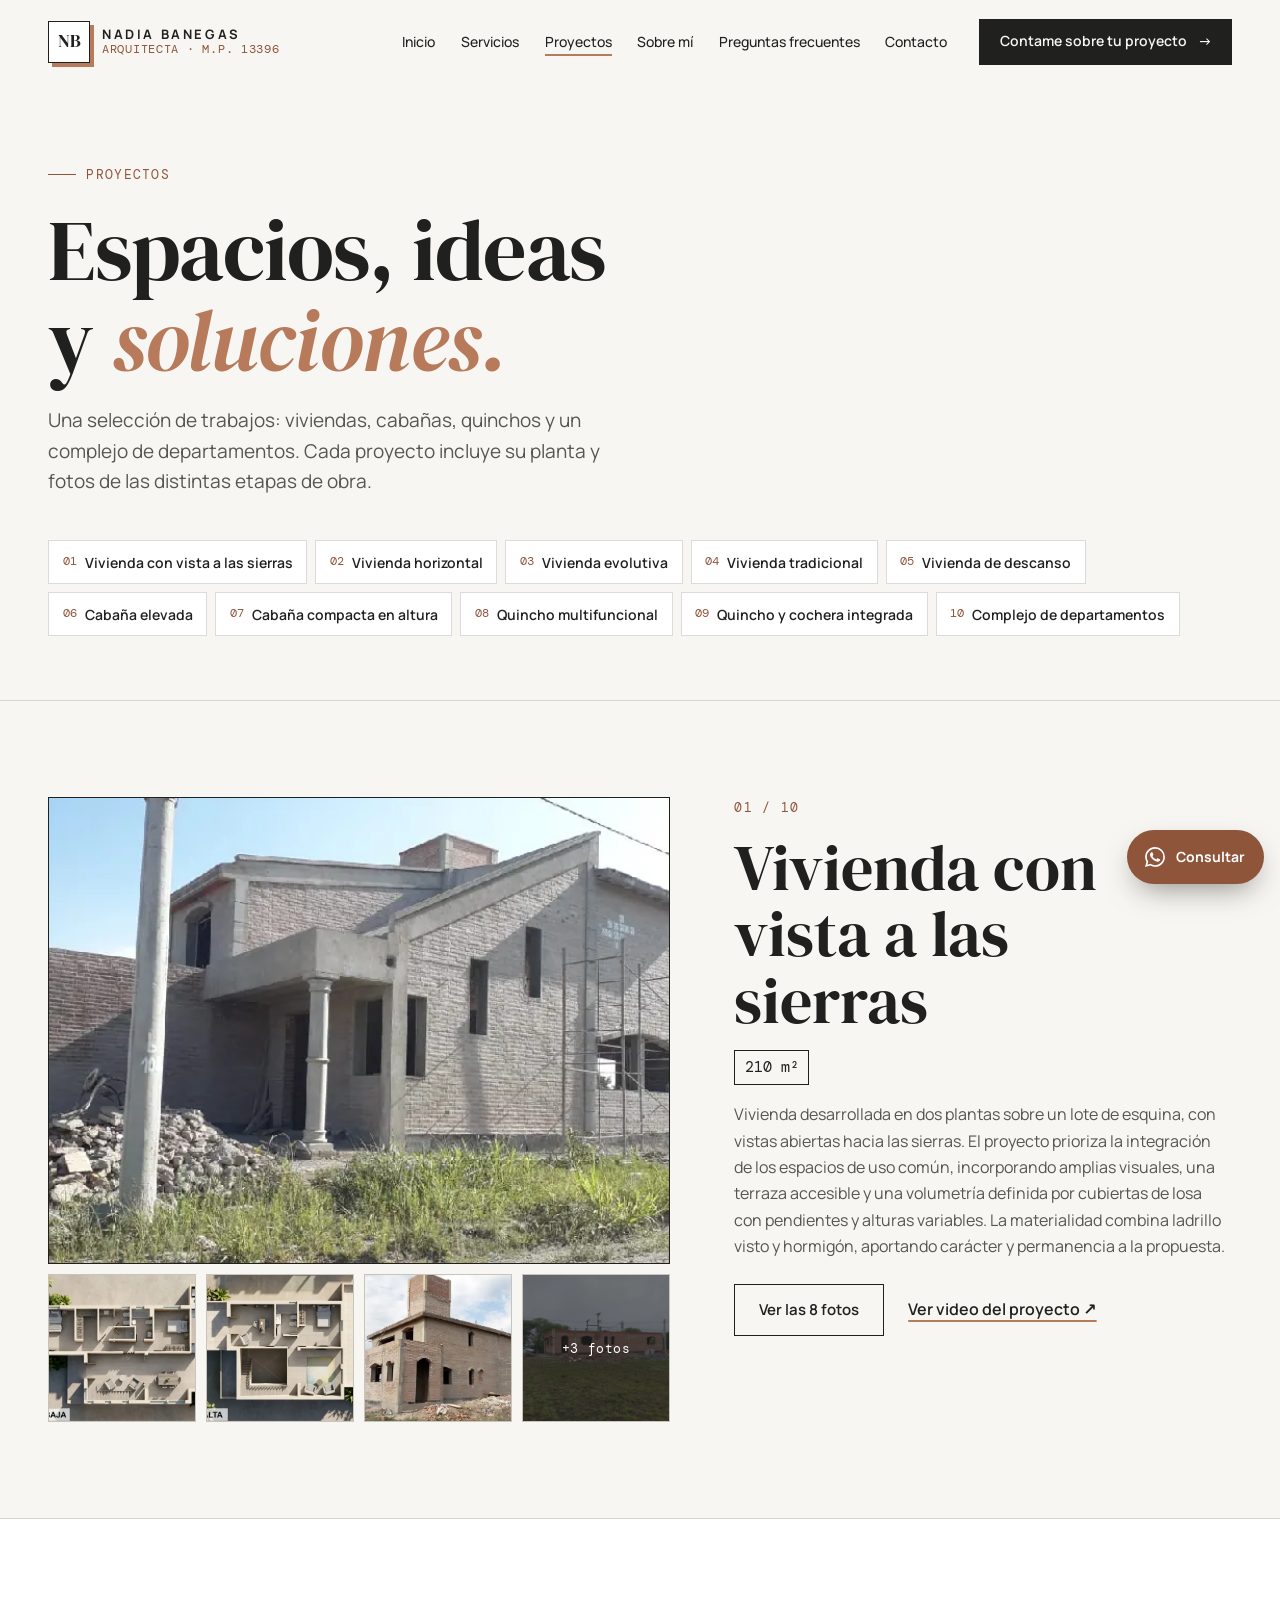
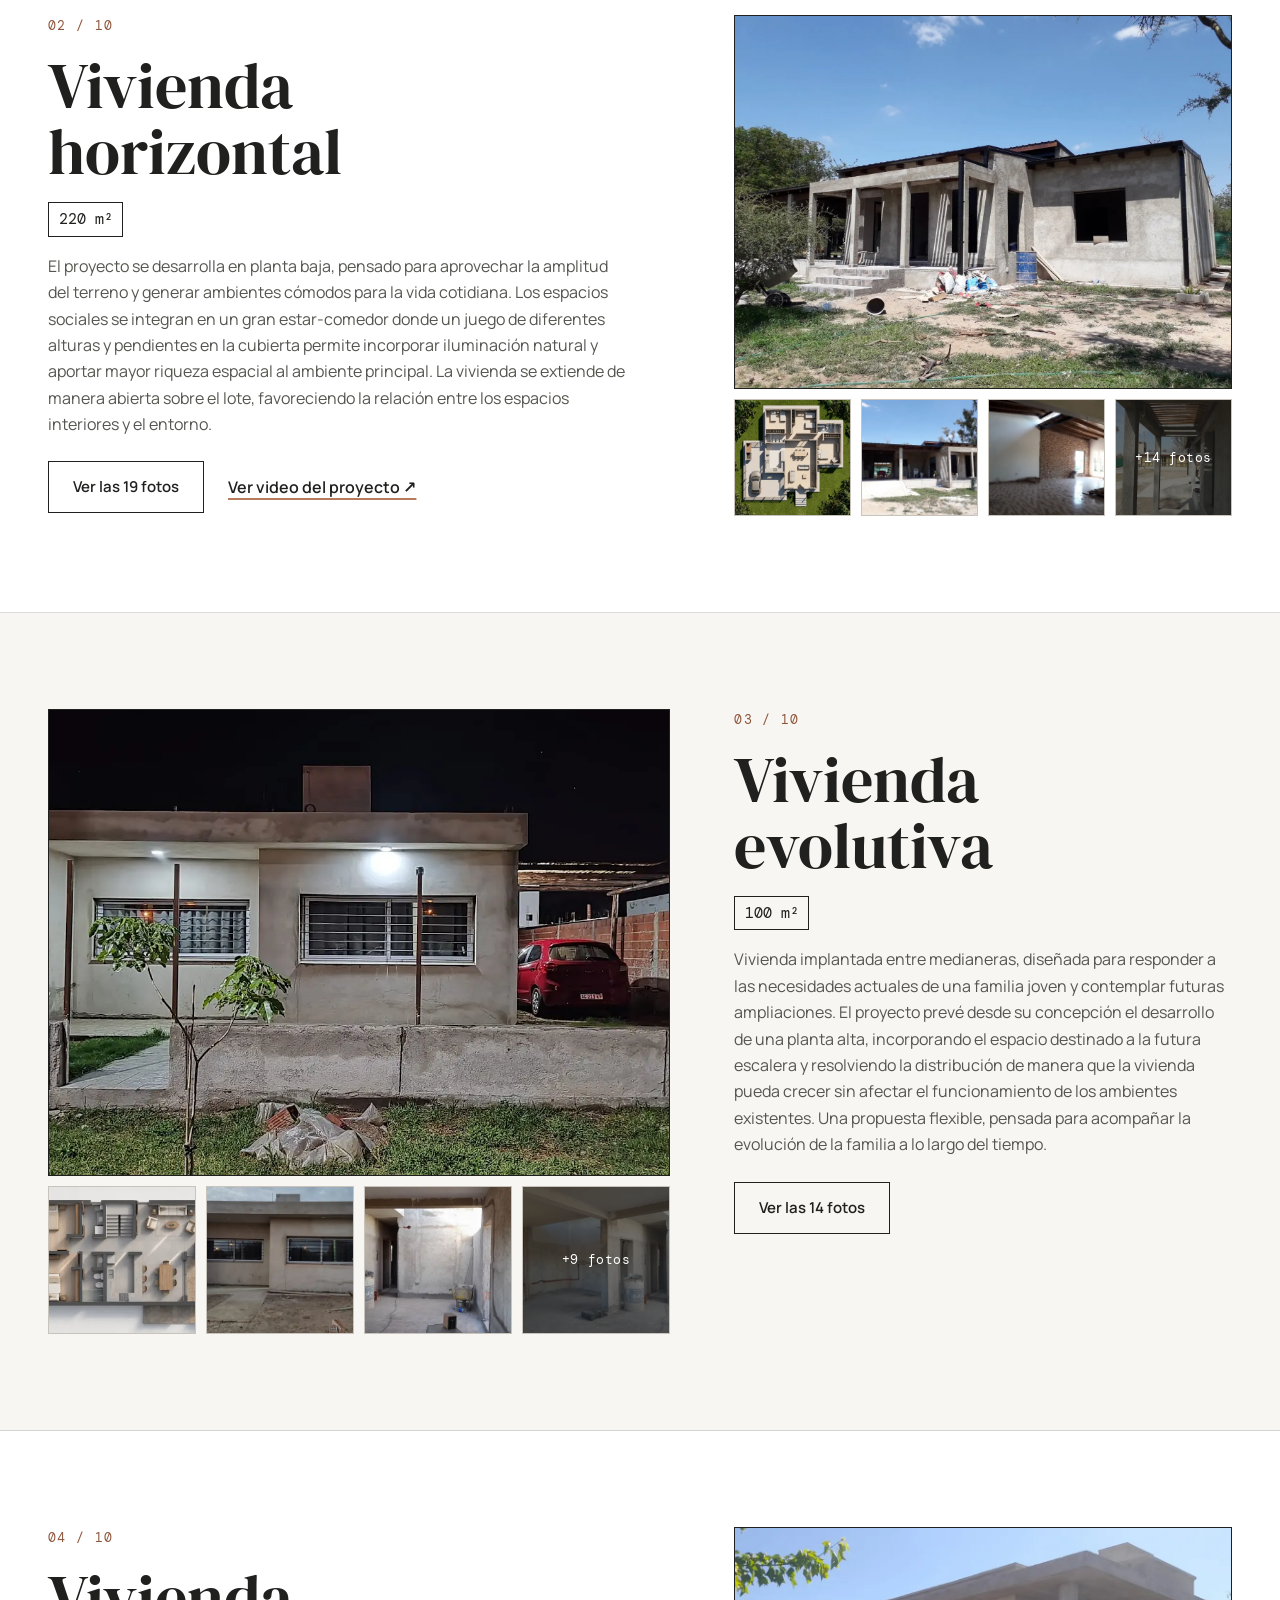
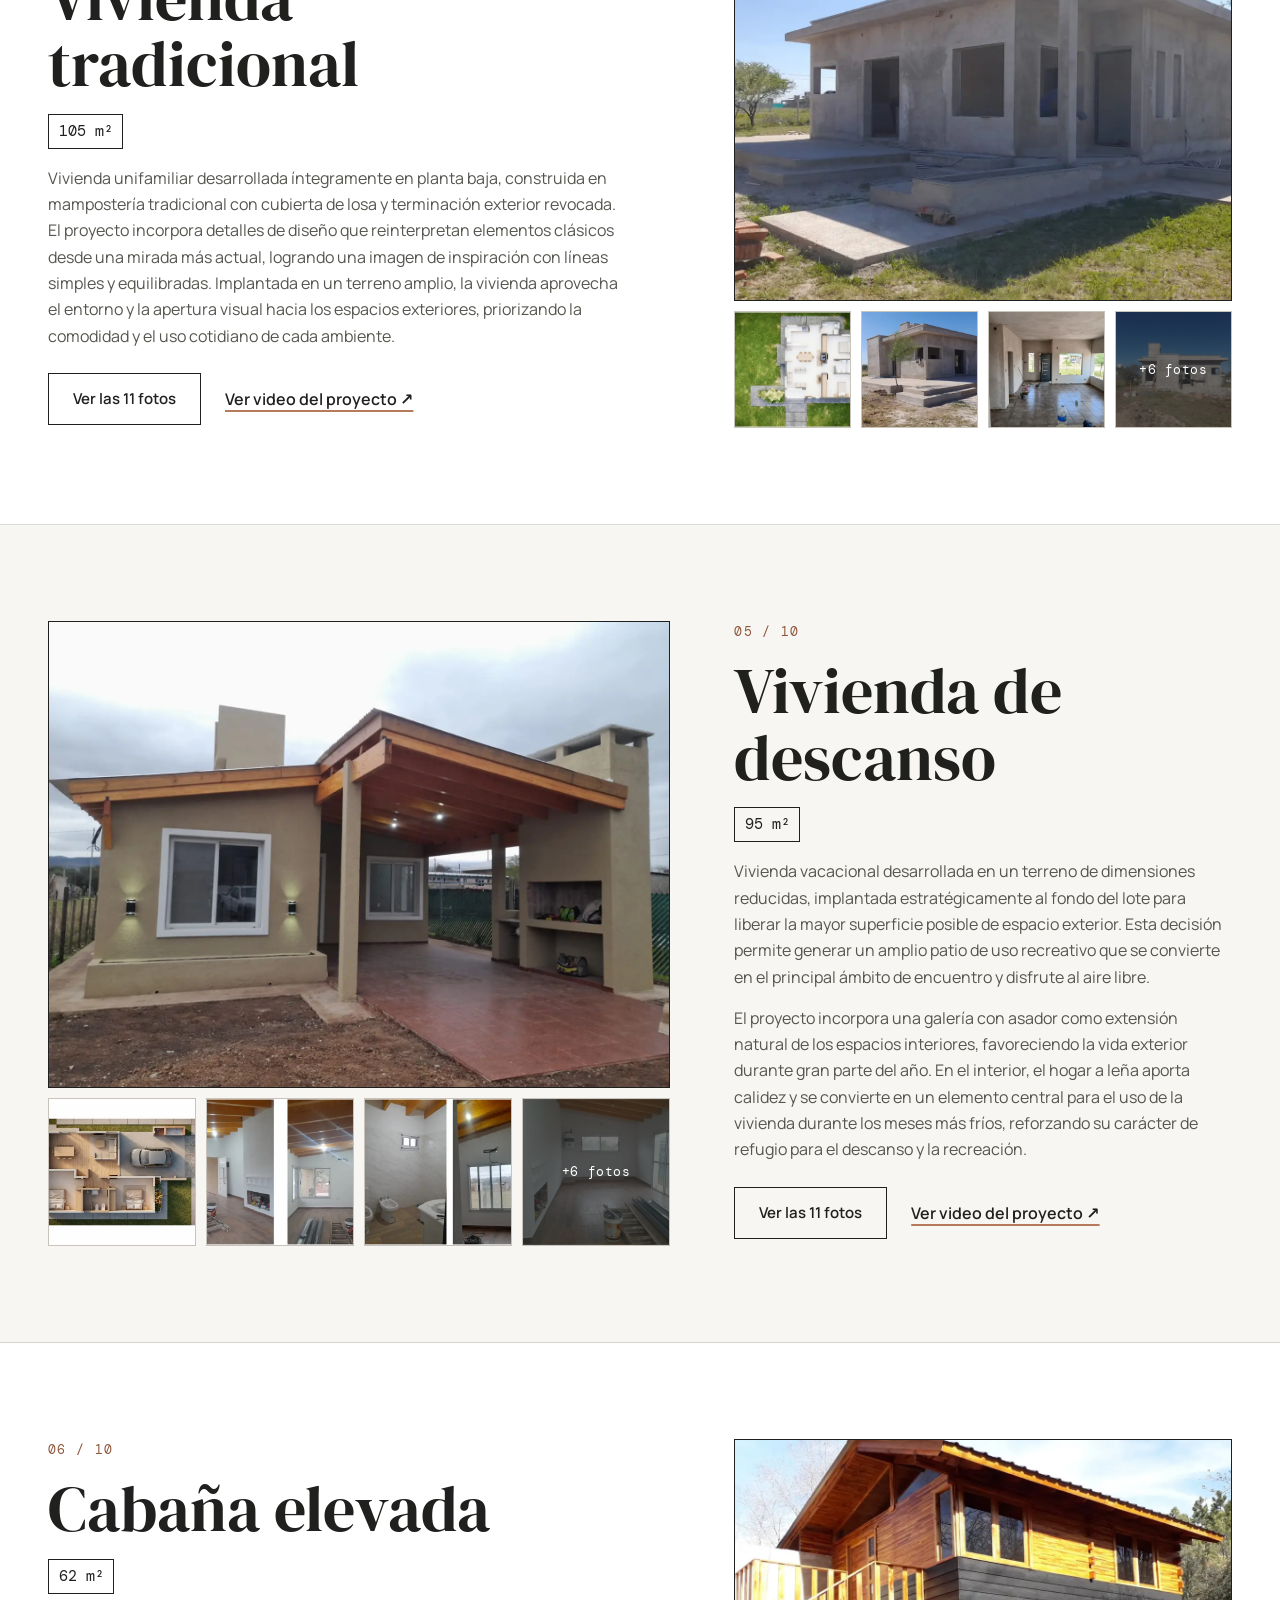
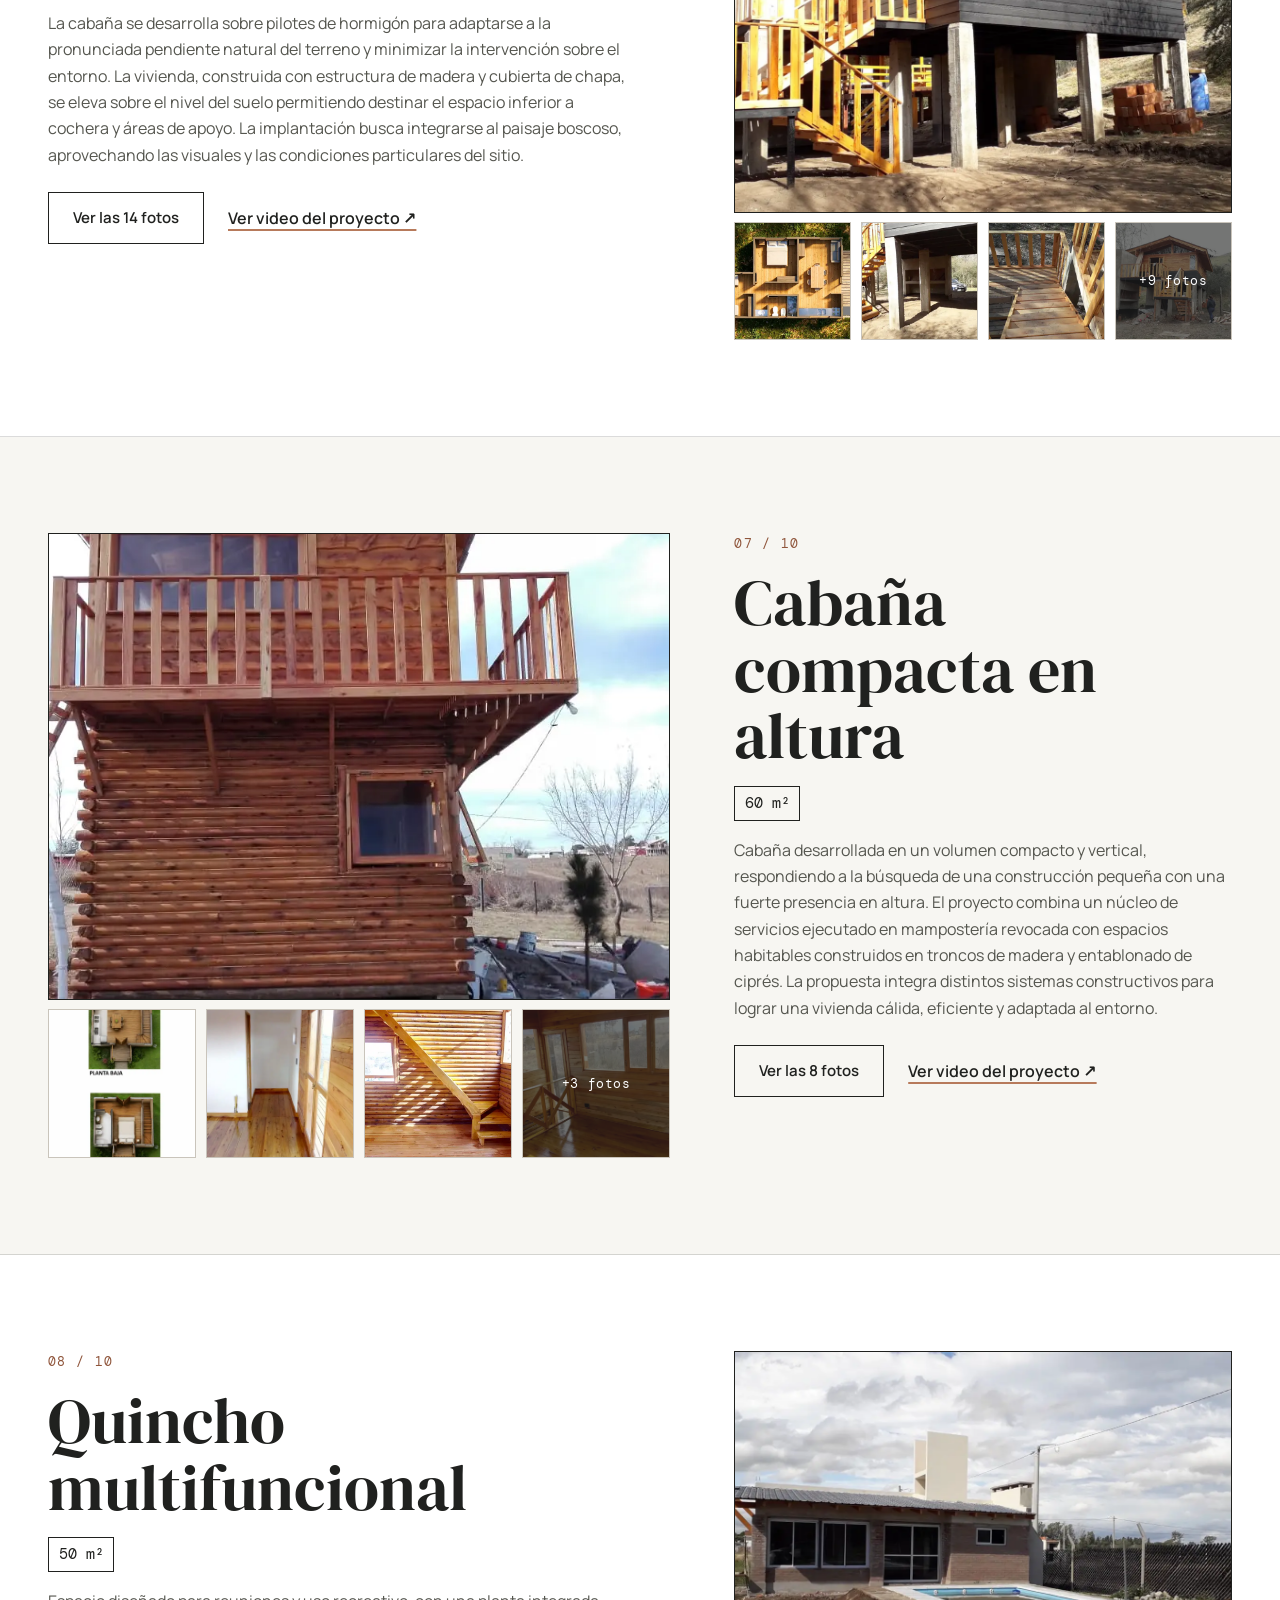
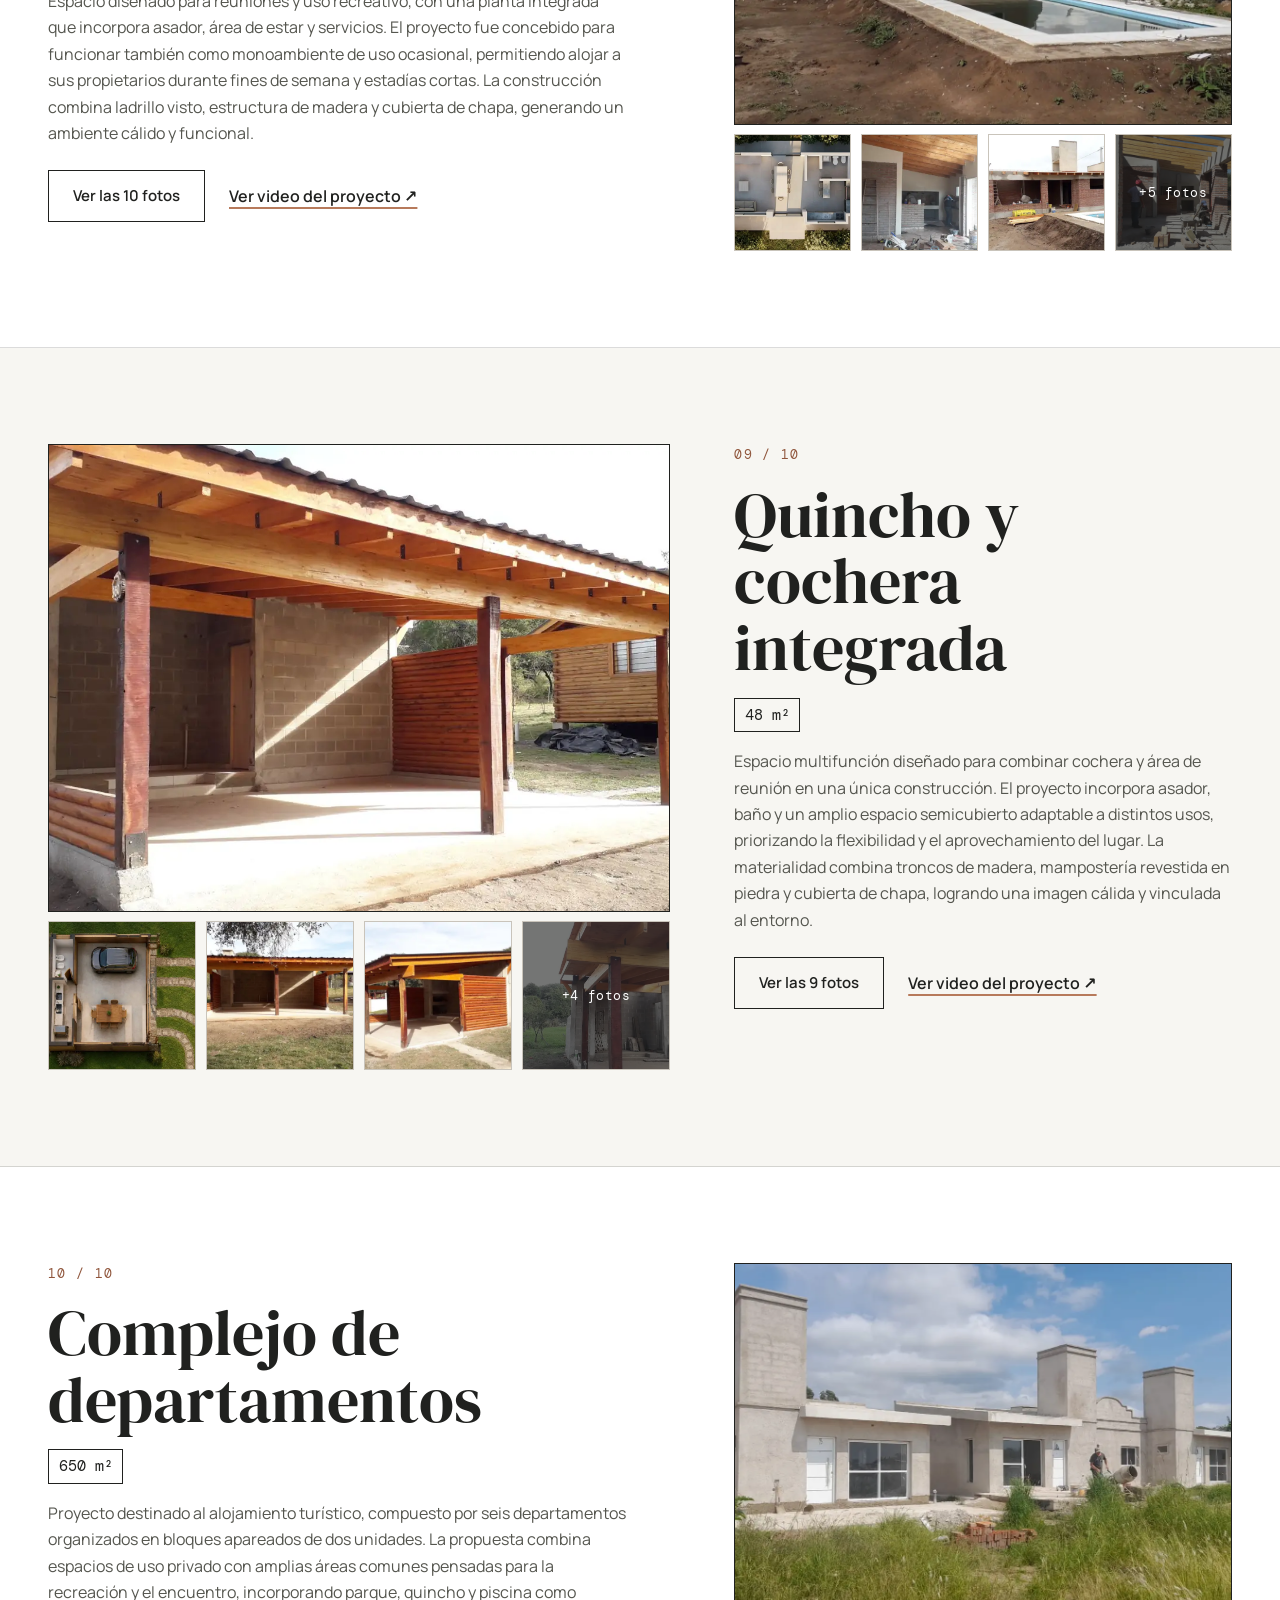
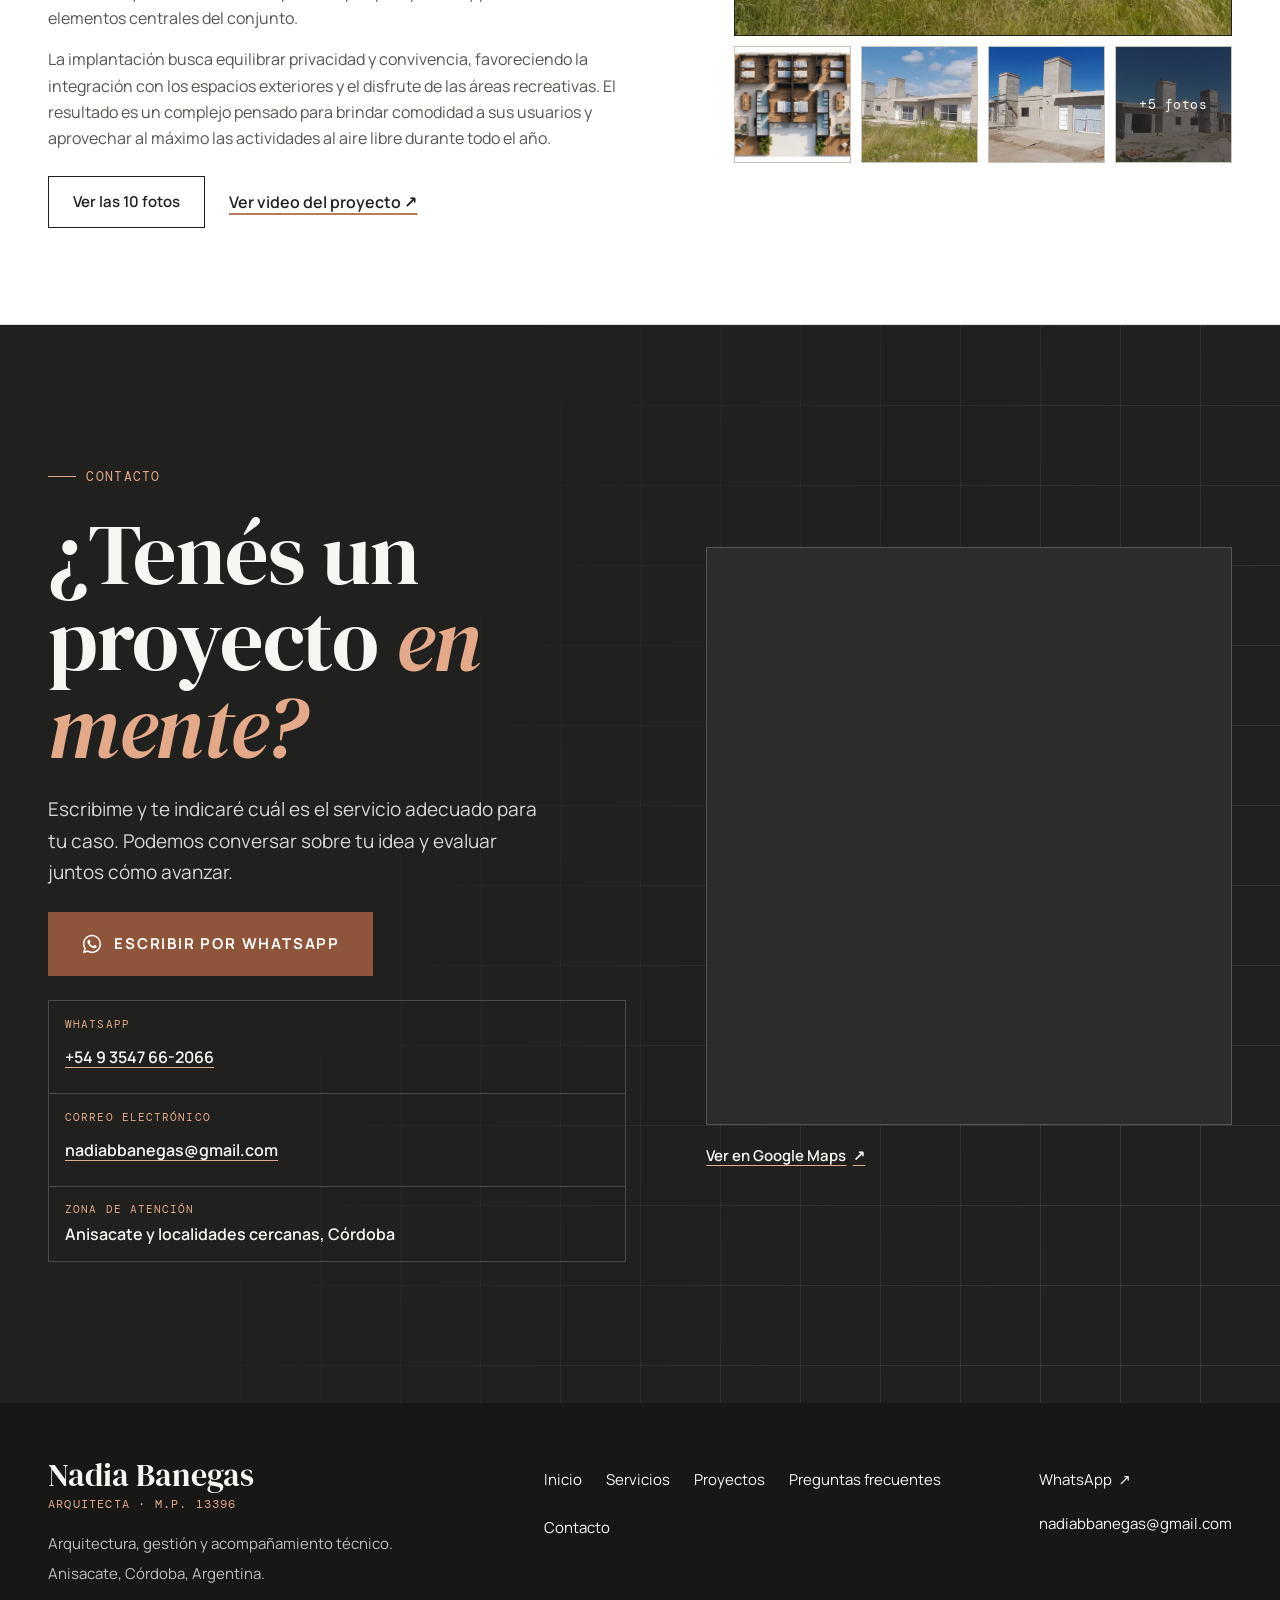
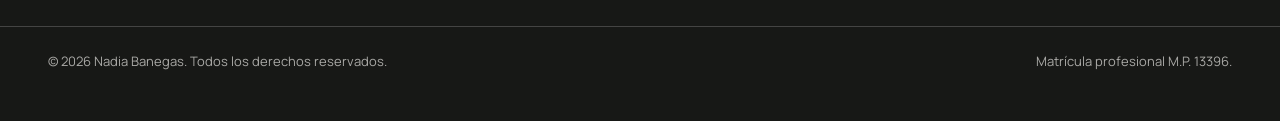
<file: proyectos.html>
<!doctype html>
<html lang="es-AR">
<head>
  <meta charset="utf-8">
  <meta name="viewport" content="width=device-width, initial-scale=1, viewport-fit=cover">
  <title>Proyectos | Nadia Banegas, Arquitecta en Anisacate</title>
  <meta name="description" content="Proyectos de la arquitecta Nadia Banegas en Córdoba: viviendas, cabañas, quinchos y un complejo de departamentos, con plantas y fotos de obra.">
  <link rel="canonical" href="https://larsbologna.github.io/WEB-NADIA/proyectos.html">
  <meta name="robots" content="index, follow, max-image-preview:large">
  <meta name="author" content="Nadia Banegas">
  <meta name="theme-color" content="#F7F6F2">
  <meta name="color-scheme" content="only light">
  <meta name="geo.region" content="AR-X">
  <meta name="geo.placename" content="Anisacate, Córdoba, Argentina">
  <meta property="og:type" content="website">
  <meta property="og:locale" content="es_AR">
  <meta property="og:site_name" content="Nadia Banegas | Arquitecta">
  <meta property="og:title" content="Proyectos | Nadia Banegas, Arquitecta en Anisacate">
  <meta property="og:description" content="Proyectos de la arquitecta Nadia Banegas en Córdoba: viviendas, cabañas, quinchos y un complejo de departamentos, con plantas y fotos de obra.">
  <meta property="og:url" content="https://larsbologna.github.io/WEB-NADIA/proyectos.html">
  <meta property="og:image" content="https://larsbologna.github.io/WEB-NADIA/assets/img/og-image.jpg">
  <meta property="og:image:alt" content="Nadia Banegas, arquitecta en Anisacate, Córdoba">
  <meta name="twitter:card" content="summary_large_image">
  <meta name="twitter:title" content="Proyectos | Nadia Banegas, Arquitecta en Anisacate">
  <meta name="twitter:description" content="Proyectos de la arquitecta Nadia Banegas en Córdoba: viviendas, cabañas, quinchos y un complejo de departamentos, con plantas y fotos de obra.">
  <meta name="twitter:image" content="https://larsbologna.github.io/WEB-NADIA/assets/img/og-image.jpg">
  <link rel="icon" href="assets/img/favicon.svg" type="image/svg+xml">
  <link rel="icon" href="assets/img/favicon-32.png" sizes="32x32" type="image/png">
  <link rel="apple-touch-icon" href="assets/img/apple-touch-icon.png">
  <link rel="manifest" href="site.webmanifest">
  <link rel="preconnect" href="https://fonts.googleapis.com">
  <link rel="preconnect" href="https://fonts.gstatic.com" crossorigin>
  <link rel="stylesheet" href="https://fonts.googleapis.com/css2?family=DM+Mono:wght@400;500&family=DM+Serif+Display:ital@0;1&family=Manrope:wght@400;500;600;700&display=swap">
  <link rel="stylesheet" href="css/styles.css">
  <script type="application/ld+json">
{
  "@context": "https://schema.org",
  "@graph": [
    {
      "@type": [
        "ProfessionalService",
        "LocalBusiness"
      ],
      "@id": "https://larsbologna.github.io/WEB-NADIA/#estudio",
      "name": "Nadia Banegas | Arquitecta",
      "description": "Servicios de arquitectura en Anisacate y localidades cercanas: planos municipales, relevamientos, proyectos arquitectónicos, ampliaciones y remodelaciones, conducción técnica de obra y asesoramiento profesional.",
      "url": "https://larsbologna.github.io/WEB-NADIA/",
      "image": "https://larsbologna.github.io/WEB-NADIA/assets/img/og-image.jpg",
      "telephone": "+5493547662066",
      "email": "nadiabbanegas@gmail.com",
      "hasMap": "https://www.google.com/maps/place/Nadia+Banegas+ARQUITECTA/@-31.7205583,-64.4050901,17z/data=!4m6!3m5!1s0x942d55cb2d0c3977:0x12adc37940f0b6f9!8m2!3d-31.7205583!4d-64.4050901",
      "address": {
        "@type": "PostalAddress",
        "addressLocality": "Anisacate",
        "addressRegion": "Córdoba",
        "addressCountry": "AR"
      },
      "areaServed": [
        {
          "@type": "City",
          "name": "Anisacate"
        },
        {
          "@type": "City",
          "name": "Alta Gracia"
        },
        {
          "@type": "City",
          "name": "Villa La Bolsa"
        },
        {
          "@type": "City",
          "name": "Los Aromos"
        },
        {
          "@type": "Place",
          "name": "Valle de Paravachasca"
        },
        {
          "@type": "Place",
          "name": "Valle de Calamuchita"
        }
      ],
      "founder": {
        "@id": "https://larsbologna.github.io/WEB-NADIA/#nadia"
      },
      "hasOfferCatalog": {
        "@type": "OfferCatalog",
        "name": "Servicios de arquitectura",
        "itemListElement": [
          {
            "@type": "Offer",
            "itemOffered": {
              "@type": "Service",
              "name": "Planos municipales"
            }
          },
          {
            "@type": "Offer",
            "itemOffered": {
              "@type": "Service",
              "name": "Relevamientos"
            }
          },
          {
            "@type": "Offer",
            "itemOffered": {
              "@type": "Service",
              "name": "Proyectos arquitectónicos"
            }
          },
          {
            "@type": "Offer",
            "itemOffered": {
              "@type": "Service",
              "name": "Ampliaciones y remodelaciones"
            }
          },
          {
            "@type": "Offer",
            "itemOffered": {
              "@type": "Service",
              "name": "Conducción técnica de obra"
            }
          },
          {
            "@type": "Offer",
            "itemOffered": {
              "@type": "Service",
              "name": "Asesoramiento profesional"
            }
          }
        ]
      }
    },
    {
      "@type": "Person",
      "@id": "https://larsbologna.github.io/WEB-NADIA/#nadia",
      "name": "Nadia Banegas",
      "jobTitle": "Arquitecta",
      "alumniOf": {
        "@type": "CollegeOrUniversity",
        "name": "Facultad de Arquitectura, Urbanismo y Diseño, Universidad Nacional de Córdoba"
      },
      "hasCredential": {
        "@type": "EducationalOccupationalCredential",
        "credentialCategory": "Matrícula profesional",
        "name": "M.P. 13396"
      },
      "workLocation": {
        "@type": "Place",
        "name": "Anisacate, Córdoba, Argentina"
      }
    }
  ]
}
  </script>
</head>
<body data-page="proyectos">
  <a class="skip-link" href="#contenido">Saltar al contenido</a>

  <header class="site-header" data-header>
    <div class="wrap header-inner">
      <a class="brand" href="index.html" aria-label="Nadia Banegas, arquitecta. Ir al inicio">
        <span class="brand-mark" aria-hidden="true">NB</span>
        <span class="brand-text">
          <span class="brand-name">Nadia Banegas</span>
          <span class="brand-role">Arquitecta · M.P. 13396</span>
        </span>
      </a>
      <nav class="nav" aria-label="Navegación principal">
        <button class="nav-toggle" type="button" aria-expanded="false" aria-controls="menu" data-nav-toggle>
          <span class="sr-only">Abrir menú</span>
          <span class="nav-toggle-bar" aria-hidden="true"></span>
          <span class="nav-toggle-bar" aria-hidden="true"></span>
        </button>
        <div class="nav-panel" id="menu" data-nav-panel>
          <ul class="nav-list">
            <li><a href="index.html" data-nav-link>Inicio</a></li>
            <li><a href="index.html#servicios" data-nav-link>Servicios</a></li>
            <li><a href="proyectos.html" data-nav-link aria-current="page">Proyectos</a></li>
            <li><a href="index.html#sobre-mi" data-nav-link>Sobre mí</a></li>
            <li><a href="preguntas-frecuentes.html" data-nav-link>Preguntas frecuentes</a></li>
            <li><a href="index.html#contacto" data-nav-link>Contacto</a></li>
          </ul>
          <a class="btn btn-primary nav-cta" href="https://wa.me/5493547662066" data-wa target="_blank" rel="noopener">Contame sobre tu proyecto <span class="btn-arrow" aria-hidden="true">→</span></a>
          <p class="nav-panel-foot">Anisacate, Córdoba, Argentina</p>
        </div>
      </nav>
    </div>
  </header>

  <main id="contenido">
    <section class="page-hero" aria-labelledby="page-title">
      <div class="wrap">
        <p class="eyebrow">Proyectos</p>
        <h1 class="page-title" id="page-title">Espacios, ideas y <em>soluciones.</em></h1>
        <p class="lead">Una selección de trabajos: viviendas, cabañas, quinchos y un complejo de departamentos. Cada proyecto incluye su planta y fotos de las distintas etapas de obra.</p>
        <nav class="project-index" aria-label="Índice de proyectos">
          <ol>
          <li><a href="#vivienda-vista-sierras">Vivienda con vista a las sierras</a></li>
          <li><a href="#vivienda-horizontal">Vivienda horizontal</a></li>
          <li><a href="#vivienda-evolutiva">Vivienda evolutiva</a></li>
          <li><a href="#vivienda-tradicional">Vivienda tradicional</a></li>
          <li><a href="#vivienda-de-descanso">Vivienda de descanso</a></li>
          <li><a href="#cabana-elevada">Cabaña elevada</a></li>
          <li><a href="#cabana-compacta">Cabaña compacta en altura</a></li>
          <li><a href="#quincho-multifuncional">Quincho multifuncional</a></li>
          <li><a href="#quincho-cochera">Quincho y cochera integrada</a></li>
          <li><a href="#complejo-departamentos">Complejo de departamentos</a></li>
          </ol>
        </nav>
      </div>
    </section>

    <div class="projects">
      <article class="project" id="vivienda-vista-sierras" aria-labelledby="vivienda-vista-sierras-title">
        <div class="wrap project-grid">
          <div class="project-gallery">
            <button class="pg-cover" type="button" data-open-gallery="vivienda-vista-sierras" data-index="2" aria-label="Abrir la galería de Vivienda con vista a las sierras">
              <img src="assets/img/proyectos/p01/03.webp" alt="Vivienda con vista a las sierras" width="814" height="447" fetchpriority="high">
            </button>
            <div class="pg-thumbs"><button class="pg-thumb" type="button" data-open-gallery="vivienda-vista-sierras" data-index="0" aria-label="Ver foto 1 de Vivienda con vista a las sierras"><img src="assets/img/proyectos/p01/01-thumb.webp" alt="" width="640" height="405" loading="lazy" decoding="async"></button><button class="pg-thumb" type="button" data-open-gallery="vivienda-vista-sierras" data-index="1" aria-label="Ver foto 2 de Vivienda con vista a las sierras"><img src="assets/img/proyectos/p01/02-thumb.webp" alt="" width="640" height="405" loading="lazy" decoding="async"></button><button class="pg-thumb" type="button" data-open-gallery="vivienda-vista-sierras" data-index="3" aria-label="Ver foto 4 de Vivienda con vista a las sierras"><img src="assets/img/proyectos/p01/04-thumb.webp" alt="" width="640" height="383" loading="lazy" decoding="async"></button><button class="pg-thumb" type="button" data-open-gallery="vivienda-vista-sierras" data-index="4" aria-label="Ver foto 5 de Vivienda con vista a las sierras"><img src="assets/img/proyectos/p01/05-thumb.webp" alt="" width="640" height="640" loading="lazy" decoding="async"><span class="pg-more">+3 fotos</span></button></div>
            <div hidden><a href="assets/img/proyectos/p01/01.webp" data-gallery="vivienda-vista-sierras" data-caption="Vivienda con vista a las sierras · Planta baja"></a><a href="assets/img/proyectos/p01/02.webp" data-gallery="vivienda-vista-sierras" data-caption="Vivienda con vista a las sierras · Planta alta"></a><a href="assets/img/proyectos/p01/03.webp" data-gallery="vivienda-vista-sierras" data-caption="Vivienda con vista a las sierras"></a><a href="assets/img/proyectos/p01/04.webp" data-gallery="vivienda-vista-sierras" data-caption="Vivienda con vista a las sierras"></a><a href="assets/img/proyectos/p01/05.webp" data-gallery="vivienda-vista-sierras" data-caption="Vivienda con vista a las sierras"></a><a href="assets/img/proyectos/p01/06.webp" data-gallery="vivienda-vista-sierras" data-caption="Vivienda con vista a las sierras"></a><a href="assets/img/proyectos/p01/07.webp" data-gallery="vivienda-vista-sierras" data-caption="Vivienda con vista a las sierras"></a><a href="assets/img/proyectos/p01/08.webp" data-gallery="vivienda-vista-sierras" data-caption="Vivienda con vista a las sierras"></a></div>
          </div>
          <div class="project-copy">
            <p class="project-num">01 / 10</p>
            <h2 class="project-title" id="vivienda-vista-sierras-title">Vivienda con vista a las sierras</h2>
            <p class="project-m2">210 m²</p>
            <div class="project-text"><p>Vivienda desarrollada en dos plantas sobre un lote de esquina, con vistas abiertas hacia las sierras. El proyecto prioriza la integración de los espacios de uso común, incorporando amplias visuales, una terraza accesible y una volumetría definida por cubiertas de losa con pendientes y alturas variables. La materialidad combina ladrillo visto y hormigón, aportando carácter y permanencia a la propuesta.</p></div>
            <div class="project-actions">
              <button class="btn btn-line" type="button" data-open-gallery="vivienda-vista-sierras" data-index="0">Ver las 8 fotos</button>
              <a class="text-link" href="https://youtu.be/DLT_QfgA5b4" target="_blank" rel="noopener">Ver video del proyecto ↗</a>
            </div>
          </div>
        </div>
      </article>
      <article class="project" id="vivienda-horizontal" aria-labelledby="vivienda-horizontal-title">
        <div class="wrap project-grid">
          <div class="project-gallery">
            <button class="pg-cover" type="button" data-open-gallery="vivienda-horizontal" data-index="1" aria-label="Abrir la galería de Vivienda horizontal">
              <img src="assets/img/proyectos/p02/02.webp" alt="Vivienda horizontal" width="1400" height="1050" loading="lazy" decoding="async">
            </button>
            <div class="pg-thumbs"><button class="pg-thumb" type="button" data-open-gallery="vivienda-horizontal" data-index="0" aria-label="Ver foto 1 de Vivienda horizontal"><img src="assets/img/proyectos/p02/01-thumb.webp" alt="" width="640" height="629" loading="lazy" decoding="async"></button><button class="pg-thumb" type="button" data-open-gallery="vivienda-horizontal" data-index="2" aria-label="Ver foto 3 de Vivienda horizontal"><img src="assets/img/proyectos/p02/03-thumb.webp" alt="" width="640" height="480" loading="lazy" decoding="async"></button><button class="pg-thumb" type="button" data-open-gallery="vivienda-horizontal" data-index="3" aria-label="Ver foto 4 de Vivienda horizontal"><img src="assets/img/proyectos/p02/04-thumb.webp" alt="" width="640" height="480" loading="lazy" decoding="async"></button><button class="pg-thumb" type="button" data-open-gallery="vivienda-horizontal" data-index="4" aria-label="Ver foto 5 de Vivienda horizontal"><img src="assets/img/proyectos/p02/05-thumb.webp" alt="" width="640" height="853" loading="lazy" decoding="async"><span class="pg-more">+14 fotos</span></button></div>
            <div hidden><a href="assets/img/proyectos/p02/01.webp" data-gallery="vivienda-horizontal" data-caption="Vivienda horizontal · Planta"></a><a href="assets/img/proyectos/p02/02.webp" data-gallery="vivienda-horizontal" data-caption="Vivienda horizontal"></a><a href="assets/img/proyectos/p02/03.webp" data-gallery="vivienda-horizontal" data-caption="Vivienda horizontal"></a><a href="assets/img/proyectos/p02/04.webp" data-gallery="vivienda-horizontal" data-caption="Vivienda horizontal"></a><a href="assets/img/proyectos/p02/05.webp" data-gallery="vivienda-horizontal" data-caption="Vivienda horizontal"></a><a href="assets/img/proyectos/p02/06.webp" data-gallery="vivienda-horizontal" data-caption="Vivienda horizontal"></a><a href="assets/img/proyectos/p02/07.webp" data-gallery="vivienda-horizontal" data-caption="Vivienda horizontal"></a><a href="assets/img/proyectos/p02/08.webp" data-gallery="vivienda-horizontal" data-caption="Vivienda horizontal"></a><a href="assets/img/proyectos/p02/09.webp" data-gallery="vivienda-horizontal" data-caption="Vivienda horizontal"></a><a href="assets/img/proyectos/p02/10.webp" data-gallery="vivienda-horizontal" data-caption="Vivienda horizontal"></a><a href="assets/img/proyectos/p02/11.webp" data-gallery="vivienda-horizontal" data-caption="Vivienda horizontal"></a><a href="assets/img/proyectos/p02/12.webp" data-gallery="vivienda-horizontal" data-caption="Vivienda horizontal"></a><a href="assets/img/proyectos/p02/13.webp" data-gallery="vivienda-horizontal" data-caption="Vivienda horizontal"></a><a href="assets/img/proyectos/p02/14.webp" data-gallery="vivienda-horizontal" data-caption="Vivienda horizontal"></a><a href="assets/img/proyectos/p02/15.webp" data-gallery="vivienda-horizontal" data-caption="Vivienda horizontal"></a><a href="assets/img/proyectos/p02/16.webp" data-gallery="vivienda-horizontal" data-caption="Vivienda horizontal"></a><a href="assets/img/proyectos/p02/17.webp" data-gallery="vivienda-horizontal" data-caption="Vivienda horizontal"></a><a href="assets/img/proyectos/p02/18.webp" data-gallery="vivienda-horizontal" data-caption="Vivienda horizontal"></a><a href="assets/img/proyectos/p02/19.webp" data-gallery="vivienda-horizontal" data-caption="Vivienda horizontal"></a></div>
          </div>
          <div class="project-copy">
            <p class="project-num">02 / 10</p>
            <h2 class="project-title" id="vivienda-horizontal-title">Vivienda horizontal</h2>
            <p class="project-m2">220 m²</p>
            <div class="project-text"><p>El proyecto se desarrolla en planta baja, pensado para aprovechar la amplitud del terreno y generar ambientes cómodos para la vida cotidiana. Los espacios sociales se integran en un gran estar-comedor donde un juego de diferentes alturas y pendientes en la cubierta permite incorporar iluminación natural y aportar mayor riqueza espacial al ambiente principal. La vivienda se extiende de manera abierta sobre el lote, favoreciendo la relación entre los espacios interiores y el entorno.</p></div>
            <div class="project-actions">
              <button class="btn btn-line" type="button" data-open-gallery="vivienda-horizontal" data-index="0">Ver las 19 fotos</button>
              <a class="text-link" href="https://youtu.be/uy1mcL2OrUs" target="_blank" rel="noopener">Ver video del proyecto ↗</a>
            </div>
          </div>
        </div>
      </article>
      <article class="project" id="vivienda-evolutiva" aria-labelledby="vivienda-evolutiva-title">
        <div class="wrap project-grid">
          <div class="project-gallery">
            <button class="pg-cover" type="button" data-open-gallery="vivienda-evolutiva" data-index="0" aria-label="Abrir la galería de Vivienda evolutiva">
              <img src="assets/img/proyectos/p03/01.webp" alt="Vivienda evolutiva" width="1280" height="720" loading="lazy" decoding="async">
            </button>
            <div class="pg-thumbs"><button class="pg-thumb" type="button" data-open-gallery="vivienda-evolutiva" data-index="1" aria-label="Ver foto 2 de Vivienda evolutiva"><img src="assets/img/proyectos/p03/02-thumb.webp" alt="" width="640" height="401" loading="lazy" decoding="async"></button><button class="pg-thumb" type="button" data-open-gallery="vivienda-evolutiva" data-index="2" aria-label="Ver foto 3 de Vivienda evolutiva"><img src="assets/img/proyectos/p03/03-thumb.webp" alt="" width="640" height="360" loading="lazy" decoding="async"></button><button class="pg-thumb" type="button" data-open-gallery="vivienda-evolutiva" data-index="3" aria-label="Ver foto 4 de Vivienda evolutiva"><img src="assets/img/proyectos/p03/04-thumb.webp" alt="" width="640" height="360" loading="lazy" decoding="async"></button><button class="pg-thumb" type="button" data-open-gallery="vivienda-evolutiva" data-index="4" aria-label="Ver foto 5 de Vivienda evolutiva"><img src="assets/img/proyectos/p03/05-thumb.webp" alt="" width="640" height="360" loading="lazy" decoding="async"><span class="pg-more">+9 fotos</span></button></div>
            <div hidden><a href="assets/img/proyectos/p03/01.webp" data-gallery="vivienda-evolutiva" data-caption="Vivienda evolutiva"></a><a href="assets/img/proyectos/p03/02.webp" data-gallery="vivienda-evolutiva" data-caption="Vivienda evolutiva · Planta"></a><a href="assets/img/proyectos/p03/03.webp" data-gallery="vivienda-evolutiva" data-caption="Vivienda evolutiva"></a><a href="assets/img/proyectos/p03/04.webp" data-gallery="vivienda-evolutiva" data-caption="Vivienda evolutiva"></a><a href="assets/img/proyectos/p03/05.webp" data-gallery="vivienda-evolutiva" data-caption="Vivienda evolutiva"></a><a href="assets/img/proyectos/p03/06.webp" data-gallery="vivienda-evolutiva" data-caption="Vivienda evolutiva"></a><a href="assets/img/proyectos/p03/07.webp" data-gallery="vivienda-evolutiva" data-caption="Vivienda evolutiva"></a><a href="assets/img/proyectos/p03/08.webp" data-gallery="vivienda-evolutiva" data-caption="Vivienda evolutiva"></a><a href="assets/img/proyectos/p03/09.webp" data-gallery="vivienda-evolutiva" data-caption="Vivienda evolutiva"></a><a href="assets/img/proyectos/p03/10.webp" data-gallery="vivienda-evolutiva" data-caption="Vivienda evolutiva"></a><a href="assets/img/proyectos/p03/11.webp" data-gallery="vivienda-evolutiva" data-caption="Vivienda evolutiva"></a><a href="assets/img/proyectos/p03/12.webp" data-gallery="vivienda-evolutiva" data-caption="Vivienda evolutiva"></a><a href="assets/img/proyectos/p03/13.webp" data-gallery="vivienda-evolutiva" data-caption="Vivienda evolutiva"></a><a href="assets/img/proyectos/p03/14.webp" data-gallery="vivienda-evolutiva" data-caption="Vivienda evolutiva"></a></div>
          </div>
          <div class="project-copy">
            <p class="project-num">03 / 10</p>
            <h2 class="project-title" id="vivienda-evolutiva-title">Vivienda evolutiva</h2>
            <p class="project-m2">100 m²</p>
            <div class="project-text"><p>Vivienda implantada entre medianeras, diseñada para responder a las necesidades actuales de una familia joven y contemplar futuras ampliaciones. El proyecto prevé desde su concepción el desarrollo de una planta alta, incorporando el espacio destinado a la futura escalera y resolviendo la distribución de manera que la vivienda pueda crecer sin afectar el funcionamiento de los ambientes existentes. Una propuesta flexible, pensada para acompañar la evolución de la familia a lo largo del tiempo.</p></div>
            <div class="project-actions">
              <button class="btn btn-line" type="button" data-open-gallery="vivienda-evolutiva" data-index="0">Ver las 14 fotos</button>
              
            </div>
          </div>
        </div>
      </article>
      <article class="project" id="vivienda-tradicional" aria-labelledby="vivienda-tradicional-title">
        <div class="wrap project-grid">
          <div class="project-gallery">
            <button class="pg-cover" type="button" data-open-gallery="vivienda-tradicional" data-index="1" aria-label="Abrir la galería de Vivienda tradicional">
              <img src="assets/img/proyectos/p04/02.webp" alt="Vivienda tradicional" width="1400" height="787" loading="lazy" decoding="async">
            </button>
            <div class="pg-thumbs"><button class="pg-thumb" type="button" data-open-gallery="vivienda-tradicional" data-index="0" aria-label="Ver foto 1 de Vivienda tradicional"><img src="assets/img/proyectos/p04/01-thumb.webp" alt="" width="640" height="480" loading="lazy" decoding="async"></button><button class="pg-thumb" type="button" data-open-gallery="vivienda-tradicional" data-index="2" aria-label="Ver foto 3 de Vivienda tradicional"><img src="assets/img/proyectos/p04/03-thumb.webp" alt="" width="640" height="360" loading="lazy" decoding="async"></button><button class="pg-thumb" type="button" data-open-gallery="vivienda-tradicional" data-index="3" aria-label="Ver foto 4 de Vivienda tradicional"><img src="assets/img/proyectos/p04/04-thumb.webp" alt="" width="640" height="853" loading="lazy" decoding="async"></button><button class="pg-thumb" type="button" data-open-gallery="vivienda-tradicional" data-index="4" aria-label="Ver foto 5 de Vivienda tradicional"><img src="assets/img/proyectos/p04/05-thumb.webp" alt="" width="640" height="480" loading="lazy" decoding="async"><span class="pg-more">+6 fotos</span></button></div>
            <div hidden><a href="assets/img/proyectos/p04/01.webp" data-gallery="vivienda-tradicional" data-caption="Vivienda tradicional · Planta"></a><a href="assets/img/proyectos/p04/02.webp" data-gallery="vivienda-tradicional" data-caption="Vivienda tradicional"></a><a href="assets/img/proyectos/p04/03.webp" data-gallery="vivienda-tradicional" data-caption="Vivienda tradicional"></a><a href="assets/img/proyectos/p04/04.webp" data-gallery="vivienda-tradicional" data-caption="Vivienda tradicional"></a><a href="assets/img/proyectos/p04/05.webp" data-gallery="vivienda-tradicional" data-caption="Vivienda tradicional"></a><a href="assets/img/proyectos/p04/06.webp" data-gallery="vivienda-tradicional" data-caption="Vivienda tradicional"></a><a href="assets/img/proyectos/p04/07.webp" data-gallery="vivienda-tradicional" data-caption="Vivienda tradicional"></a><a href="assets/img/proyectos/p04/08.webp" data-gallery="vivienda-tradicional" data-caption="Vivienda tradicional"></a><a href="assets/img/proyectos/p04/09.webp" data-gallery="vivienda-tradicional" data-caption="Vivienda tradicional"></a><a href="assets/img/proyectos/p04/10.webp" data-gallery="vivienda-tradicional" data-caption="Vivienda tradicional"></a><a href="assets/img/proyectos/p04/11.webp" data-gallery="vivienda-tradicional" data-caption="Vivienda tradicional"></a></div>
          </div>
          <div class="project-copy">
            <p class="project-num">04 / 10</p>
            <h2 class="project-title" id="vivienda-tradicional-title">Vivienda tradicional</h2>
            <p class="project-m2">105 m²</p>
            <div class="project-text"><p>Vivienda unifamiliar desarrollada íntegramente en planta baja, construida en mampostería tradicional con cubierta de losa y terminación exterior revocada. El proyecto incorpora detalles de diseño que reinterpretan elementos clásicos desde una mirada más actual, logrando una imagen de inspiración con líneas simples y equilibradas. Implantada en un terreno amplio, la vivienda aprovecha el entorno y la apertura visual hacia los espacios exteriores, priorizando la comodidad y el uso cotidiano de cada ambiente.</p></div>
            <div class="project-actions">
              <button class="btn btn-line" type="button" data-open-gallery="vivienda-tradicional" data-index="0">Ver las 11 fotos</button>
              <a class="text-link" href="https://youtu.be/qDiFp210iU0" target="_blank" rel="noopener">Ver video del proyecto ↗</a>
            </div>
          </div>
        </div>
      </article>
      <article class="project" id="vivienda-de-descanso" aria-labelledby="vivienda-de-descanso-title">
        <div class="wrap project-grid">
          <div class="project-gallery">
            <button class="pg-cover" type="button" data-open-gallery="vivienda-de-descanso" data-index="1" aria-label="Abrir la galería de Vivienda de descanso">
              <img src="assets/img/proyectos/p05/02.webp" alt="Vivienda de descanso" width="1400" height="1050" loading="lazy" decoding="async">
            </button>
            <div class="pg-thumbs"><button class="pg-thumb" type="button" data-open-gallery="vivienda-de-descanso" data-index="0" aria-label="Ver foto 1 de Vivienda de descanso"><img src="assets/img/proyectos/p05/01-thumb.webp" alt="" width="640" height="479" loading="lazy" decoding="async"></button><button class="pg-thumb" type="button" data-open-gallery="vivienda-de-descanso" data-index="2" aria-label="Ver foto 3 de Vivienda de descanso"><img src="assets/img/proyectos/p05/03-thumb.webp" alt="" width="640" height="481" loading="lazy" decoding="async"></button><button class="pg-thumb" type="button" data-open-gallery="vivienda-de-descanso" data-index="3" aria-label="Ver foto 4 de Vivienda de descanso"><img src="assets/img/proyectos/p05/04-thumb.webp" alt="" width="640" height="480" loading="lazy" decoding="async"></button><button class="pg-thumb" type="button" data-open-gallery="vivienda-de-descanso" data-index="4" aria-label="Ver foto 5 de Vivienda de descanso"><img src="assets/img/proyectos/p05/05-thumb.webp" alt="" width="640" height="480" loading="lazy" decoding="async"><span class="pg-more">+6 fotos</span></button></div>
            <div hidden><a href="assets/img/proyectos/p05/01.webp" data-gallery="vivienda-de-descanso" data-caption="Vivienda de descanso · Planta"></a><a href="assets/img/proyectos/p05/02.webp" data-gallery="vivienda-de-descanso" data-caption="Vivienda de descanso"></a><a href="assets/img/proyectos/p05/03.webp" data-gallery="vivienda-de-descanso" data-caption="Vivienda de descanso"></a><a href="assets/img/proyectos/p05/04.webp" data-gallery="vivienda-de-descanso" data-caption="Vivienda de descanso"></a><a href="assets/img/proyectos/p05/05.webp" data-gallery="vivienda-de-descanso" data-caption="Vivienda de descanso"></a><a href="assets/img/proyectos/p05/06.webp" data-gallery="vivienda-de-descanso" data-caption="Vivienda de descanso"></a><a href="assets/img/proyectos/p05/07.webp" data-gallery="vivienda-de-descanso" data-caption="Vivienda de descanso"></a><a href="assets/img/proyectos/p05/08.webp" data-gallery="vivienda-de-descanso" data-caption="Vivienda de descanso"></a><a href="assets/img/proyectos/p05/09.webp" data-gallery="vivienda-de-descanso" data-caption="Vivienda de descanso"></a><a href="assets/img/proyectos/p05/10.webp" data-gallery="vivienda-de-descanso" data-caption="Vivienda de descanso"></a><a href="assets/img/proyectos/p05/11.webp" data-gallery="vivienda-de-descanso" data-caption="Vivienda de descanso"></a></div>
          </div>
          <div class="project-copy">
            <p class="project-num">05 / 10</p>
            <h2 class="project-title" id="vivienda-de-descanso-title">Vivienda de descanso</h2>
            <p class="project-m2">95 m²</p>
            <div class="project-text"><p>Vivienda vacacional desarrollada en un terreno de dimensiones reducidas, implantada estratégicamente al fondo del lote para liberar la mayor superficie posible de espacio exterior. Esta decisión permite generar un amplio patio de uso recreativo que se convierte en el principal ámbito de encuentro y disfrute al aire libre.</p><p>El proyecto incorpora una galería con asador como extensión natural de los espacios interiores, favoreciendo la vida exterior durante gran parte del año. En el interior, el hogar a leña aporta calidez y se convierte en un elemento central para el uso de la vivienda durante los meses más fríos, reforzando su carácter de refugio para el descanso y la recreación.</p></div>
            <div class="project-actions">
              <button class="btn btn-line" type="button" data-open-gallery="vivienda-de-descanso" data-index="0">Ver las 11 fotos</button>
              <a class="text-link" href="https://youtu.be/Lbrr31lYmHk" target="_blank" rel="noopener">Ver video del proyecto ↗</a>
            </div>
          </div>
        </div>
      </article>
      <article class="project" id="cabana-elevada" aria-labelledby="cabana-elevada-title">
        <div class="wrap project-grid">
          <div class="project-gallery">
            <button class="pg-cover" type="button" data-open-gallery="cabana-elevada" data-index="1" aria-label="Abrir la galería de Cabaña elevada">
              <img src="assets/img/proyectos/p06/02.webp" alt="Cabaña elevada" width="1400" height="788" loading="lazy" decoding="async">
            </button>
            <div class="pg-thumbs"><button class="pg-thumb" type="button" data-open-gallery="cabana-elevada" data-index="0" aria-label="Ver foto 1 de Cabaña elevada"><img src="assets/img/proyectos/p06/01-thumb.webp" alt="" width="640" height="378" loading="lazy" decoding="async"></button><button class="pg-thumb" type="button" data-open-gallery="cabana-elevada" data-index="2" aria-label="Ver foto 3 de Cabaña elevada"><img src="assets/img/proyectos/p06/03-thumb.webp" alt="" width="640" height="360" loading="lazy" decoding="async"></button><button class="pg-thumb" type="button" data-open-gallery="cabana-elevada" data-index="3" aria-label="Ver foto 4 de Cabaña elevada"><img src="assets/img/proyectos/p06/04-thumb.webp" alt="" width="640" height="360" loading="lazy" decoding="async"></button><button class="pg-thumb" type="button" data-open-gallery="cabana-elevada" data-index="4" aria-label="Ver foto 5 de Cabaña elevada"><img src="assets/img/proyectos/p06/05-thumb.webp" alt="" width="640" height="360" loading="lazy" decoding="async"><span class="pg-more">+9 fotos</span></button></div>
            <div hidden><a href="assets/img/proyectos/p06/01.webp" data-gallery="cabana-elevada" data-caption="Cabaña elevada · Planta"></a><a href="assets/img/proyectos/p06/02.webp" data-gallery="cabana-elevada" data-caption="Cabaña elevada"></a><a href="assets/img/proyectos/p06/03.webp" data-gallery="cabana-elevada" data-caption="Cabaña elevada"></a><a href="assets/img/proyectos/p06/04.webp" data-gallery="cabana-elevada" data-caption="Cabaña elevada"></a><a href="assets/img/proyectos/p06/05.webp" data-gallery="cabana-elevada" data-caption="Cabaña elevada"></a><a href="assets/img/proyectos/p06/06.webp" data-gallery="cabana-elevada" data-caption="Cabaña elevada"></a><a href="assets/img/proyectos/p06/07.webp" data-gallery="cabana-elevada" data-caption="Cabaña elevada"></a><a href="assets/img/proyectos/p06/08.webp" data-gallery="cabana-elevada" data-caption="Cabaña elevada"></a><a href="assets/img/proyectos/p06/09.webp" data-gallery="cabana-elevada" data-caption="Cabaña elevada"></a><a href="assets/img/proyectos/p06/10.webp" data-gallery="cabana-elevada" data-caption="Cabaña elevada"></a><a href="assets/img/proyectos/p06/11.webp" data-gallery="cabana-elevada" data-caption="Cabaña elevada"></a><a href="assets/img/proyectos/p06/12.webp" data-gallery="cabana-elevada" data-caption="Cabaña elevada"></a><a href="assets/img/proyectos/p06/13.webp" data-gallery="cabana-elevada" data-caption="Cabaña elevada"></a><a href="assets/img/proyectos/p06/14.webp" data-gallery="cabana-elevada" data-caption="Cabaña elevada"></a></div>
          </div>
          <div class="project-copy">
            <p class="project-num">06 / 10</p>
            <h2 class="project-title" id="cabana-elevada-title">Cabaña elevada</h2>
            <p class="project-m2">62 m²</p>
            <div class="project-text"><p>La cabaña se desarrolla sobre pilotes de hormigón para adaptarse a la pronunciada pendiente natural del terreno y minimizar la intervención sobre el entorno. La vivienda, construida con estructura de madera y cubierta de chapa, se eleva sobre el nivel del suelo permitiendo destinar el espacio inferior a cochera y áreas de apoyo. La implantación busca integrarse al paisaje boscoso, aprovechando las visuales y las condiciones particulares del sitio.</p></div>
            <div class="project-actions">
              <button class="btn btn-line" type="button" data-open-gallery="cabana-elevada" data-index="0">Ver las 14 fotos</button>
              <a class="text-link" href="https://youtu.be/8TQIPQBj8oY" target="_blank" rel="noopener">Ver video del proyecto ↗</a>
            </div>
          </div>
        </div>
      </article>
      <article class="project" id="cabana-compacta" aria-labelledby="cabana-compacta-title">
        <div class="wrap project-grid">
          <div class="project-gallery">
            <button class="pg-cover" type="button" data-open-gallery="cabana-compacta" data-index="4" aria-label="Abrir la galería de Cabaña compacta en altura">
              <img src="assets/img/proyectos/p07/05.webp" alt="Cabaña compacta en altura" width="780" height="1040" loading="lazy" decoding="async">
            </button>
            <div class="pg-thumbs"><button class="pg-thumb" type="button" data-open-gallery="cabana-compacta" data-index="0" aria-label="Ver foto 1 de Cabaña compacta en altura"><img src="assets/img/proyectos/p07/01-thumb.webp" alt="" width="640" height="853" loading="lazy" decoding="async"></button><button class="pg-thumb" type="button" data-open-gallery="cabana-compacta" data-index="1" aria-label="Ver foto 2 de Cabaña compacta en altura"><img src="assets/img/proyectos/p07/02-thumb.webp" alt="" width="640" height="853" loading="lazy" decoding="async"></button><button class="pg-thumb" type="button" data-open-gallery="cabana-compacta" data-index="2" aria-label="Ver foto 3 de Cabaña compacta en altura"><img src="assets/img/proyectos/p07/03-thumb.webp" alt="" width="640" height="480" loading="lazy" decoding="async"></button><button class="pg-thumb" type="button" data-open-gallery="cabana-compacta" data-index="3" aria-label="Ver foto 4 de Cabaña compacta en altura"><img src="assets/img/proyectos/p07/04-thumb.webp" alt="" width="640" height="853" loading="lazy" decoding="async"><span class="pg-more">+3 fotos</span></button></div>
            <div hidden><a href="assets/img/proyectos/p07/01.webp" data-gallery="cabana-compacta" data-caption="Cabaña compacta en altura · Plantas baja y alta"></a><a href="assets/img/proyectos/p07/02.webp" data-gallery="cabana-compacta" data-caption="Cabaña compacta en altura"></a><a href="assets/img/proyectos/p07/03.webp" data-gallery="cabana-compacta" data-caption="Cabaña compacta en altura"></a><a href="assets/img/proyectos/p07/04.webp" data-gallery="cabana-compacta" data-caption="Cabaña compacta en altura"></a><a href="assets/img/proyectos/p07/05.webp" data-gallery="cabana-compacta" data-caption="Cabaña compacta en altura"></a><a href="assets/img/proyectos/p07/06.webp" data-gallery="cabana-compacta" data-caption="Cabaña compacta en altura"></a><a href="assets/img/proyectos/p07/07.webp" data-gallery="cabana-compacta" data-caption="Cabaña compacta en altura"></a><a href="assets/img/proyectos/p07/08.webp" data-gallery="cabana-compacta" data-caption="Cabaña compacta en altura"></a></div>
          </div>
          <div class="project-copy">
            <p class="project-num">07 / 10</p>
            <h2 class="project-title" id="cabana-compacta-title">Cabaña compacta en altura</h2>
            <p class="project-m2">60 m²</p>
            <div class="project-text"><p>Cabaña desarrollada en un volumen compacto y vertical, respondiendo a la búsqueda de una construcción pequeña con una fuerte presencia en altura. El proyecto combina un núcleo de servicios ejecutado en mampostería revocada con espacios habitables construidos en troncos de madera y entablonado de ciprés. La propuesta integra distintos sistemas constructivos para lograr una vivienda cálida, eficiente y adaptada al entorno.</p></div>
            <div class="project-actions">
              <button class="btn btn-line" type="button" data-open-gallery="cabana-compacta" data-index="0">Ver las 8 fotos</button>
              <a class="text-link" href="https://youtu.be/VJzuOAbyUP8" target="_blank" rel="noopener">Ver video del proyecto ↗</a>
            </div>
          </div>
        </div>
      </article>
      <article class="project" id="quincho-multifuncional" aria-labelledby="quincho-multifuncional-title">
        <div class="wrap project-grid">
          <div class="project-gallery">
            <button class="pg-cover" type="button" data-open-gallery="quincho-multifuncional" data-index="1" aria-label="Abrir la galería de Quincho multifuncional">
              <img src="assets/img/proyectos/p08/02.webp" alt="Quincho multifuncional" width="1400" height="788" loading="lazy" decoding="async">
            </button>
            <div class="pg-thumbs"><button class="pg-thumb" type="button" data-open-gallery="quincho-multifuncional" data-index="0" aria-label="Ver foto 1 de Quincho multifuncional"><img src="assets/img/proyectos/p08/01-thumb.webp" alt="" width="640" height="395" loading="lazy" decoding="async"></button><button class="pg-thumb" type="button" data-open-gallery="quincho-multifuncional" data-index="2" aria-label="Ver foto 3 de Quincho multifuncional"><img src="assets/img/proyectos/p08/03-thumb.webp" alt="" width="640" height="360" loading="lazy" decoding="async"></button><button class="pg-thumb" type="button" data-open-gallery="quincho-multifuncional" data-index="3" aria-label="Ver foto 4 de Quincho multifuncional"><img src="assets/img/proyectos/p08/04-thumb.webp" alt="" width="640" height="360" loading="lazy" decoding="async"></button><button class="pg-thumb" type="button" data-open-gallery="quincho-multifuncional" data-index="4" aria-label="Ver foto 5 de Quincho multifuncional"><img src="assets/img/proyectos/p08/05-thumb.webp" alt="" width="640" height="1138" loading="lazy" decoding="async"><span class="pg-more">+5 fotos</span></button></div>
            <div hidden><a href="assets/img/proyectos/p08/01.webp" data-gallery="quincho-multifuncional" data-caption="Quincho multifuncional · Planta"></a><a href="assets/img/proyectos/p08/02.webp" data-gallery="quincho-multifuncional" data-caption="Quincho multifuncional"></a><a href="assets/img/proyectos/p08/03.webp" data-gallery="quincho-multifuncional" data-caption="Quincho multifuncional"></a><a href="assets/img/proyectos/p08/04.webp" data-gallery="quincho-multifuncional" data-caption="Quincho multifuncional"></a><a href="assets/img/proyectos/p08/05.webp" data-gallery="quincho-multifuncional" data-caption="Quincho multifuncional"></a><a href="assets/img/proyectos/p08/06.webp" data-gallery="quincho-multifuncional" data-caption="Quincho multifuncional"></a><a href="assets/img/proyectos/p08/07.webp" data-gallery="quincho-multifuncional" data-caption="Quincho multifuncional"></a><a href="assets/img/proyectos/p08/08.webp" data-gallery="quincho-multifuncional" data-caption="Quincho multifuncional"></a><a href="assets/img/proyectos/p08/09.webp" data-gallery="quincho-multifuncional" data-caption="Quincho multifuncional"></a><a href="assets/img/proyectos/p08/10.webp" data-gallery="quincho-multifuncional" data-caption="Quincho multifuncional"></a></div>
          </div>
          <div class="project-copy">
            <p class="project-num">08 / 10</p>
            <h2 class="project-title" id="quincho-multifuncional-title">Quincho multifuncional</h2>
            <p class="project-m2">50 m²</p>
            <div class="project-text"><p>Espacio diseñado para reuniones y uso recreativo, con una planta integrada que incorpora asador, área de estar y servicios. El proyecto fue concebido para funcionar también como monoambiente de uso ocasional, permitiendo alojar a sus propietarios durante fines de semana y estadías cortas. La construcción combina ladrillo visto, estructura de madera y cubierta de chapa, generando un ambiente cálido y funcional.</p></div>
            <div class="project-actions">
              <button class="btn btn-line" type="button" data-open-gallery="quincho-multifuncional" data-index="0">Ver las 10 fotos</button>
              <a class="text-link" href="https://youtu.be/ptnrqBmvlM8" target="_blank" rel="noopener">Ver video del proyecto ↗</a>
            </div>
          </div>
        </div>
      </article>
      <article class="project" id="quincho-cochera" aria-labelledby="quincho-cochera-title">
        <div class="wrap project-grid">
          <div class="project-gallery">
            <button class="pg-cover" type="button" data-open-gallery="quincho-cochera" data-index="1" aria-label="Abrir la galería de Quincho y cochera integrada">
              <img src="assets/img/proyectos/p09/02.webp" alt="Quincho y cochera integrada" width="1400" height="788" loading="lazy" decoding="async">
            </button>
            <div class="pg-thumbs"><button class="pg-thumb" type="button" data-open-gallery="quincho-cochera" data-index="0" aria-label="Ver foto 1 de Quincho y cochera integrada"><img src="assets/img/proyectos/p09/01-thumb.webp" alt="" width="640" height="478" loading="lazy" decoding="async"></button><button class="pg-thumb" type="button" data-open-gallery="quincho-cochera" data-index="2" aria-label="Ver foto 3 de Quincho y cochera integrada"><img src="assets/img/proyectos/p09/03-thumb.webp" alt="" width="640" height="360" loading="lazy" decoding="async"></button><button class="pg-thumb" type="button" data-open-gallery="quincho-cochera" data-index="3" aria-label="Ver foto 4 de Quincho y cochera integrada"><img src="assets/img/proyectos/p09/04-thumb.webp" alt="" width="640" height="360" loading="lazy" decoding="async"></button><button class="pg-thumb" type="button" data-open-gallery="quincho-cochera" data-index="4" aria-label="Ver foto 5 de Quincho y cochera integrada"><img src="assets/img/proyectos/p09/05-thumb.webp" alt="" width="581" height="1032" loading="lazy" decoding="async"><span class="pg-more">+4 fotos</span></button></div>
            <div hidden><a href="assets/img/proyectos/p09/01.webp" data-gallery="quincho-cochera" data-caption="Quincho y cochera integrada · Planta"></a><a href="assets/img/proyectos/p09/02.webp" data-gallery="quincho-cochera" data-caption="Quincho y cochera integrada"></a><a href="assets/img/proyectos/p09/03.webp" data-gallery="quincho-cochera" data-caption="Quincho y cochera integrada"></a><a href="assets/img/proyectos/p09/04.webp" data-gallery="quincho-cochera" data-caption="Quincho y cochera integrada"></a><a href="assets/img/proyectos/p09/05.webp" data-gallery="quincho-cochera" data-caption="Quincho y cochera integrada"></a><a href="assets/img/proyectos/p09/06.webp" data-gallery="quincho-cochera" data-caption="Quincho y cochera integrada"></a><a href="assets/img/proyectos/p09/07.webp" data-gallery="quincho-cochera" data-caption="Quincho y cochera integrada"></a><a href="assets/img/proyectos/p09/08.webp" data-gallery="quincho-cochera" data-caption="Quincho y cochera integrada"></a><a href="assets/img/proyectos/p09/09.webp" data-gallery="quincho-cochera" data-caption="Quincho y cochera integrada"></a></div>
          </div>
          <div class="project-copy">
            <p class="project-num">09 / 10</p>
            <h2 class="project-title" id="quincho-cochera-title">Quincho y cochera integrada</h2>
            <p class="project-m2">48 m²</p>
            <div class="project-text"><p>Espacio multifunción diseñado para combinar cochera y área de reunión en una única construcción. El proyecto incorpora asador, baño y un amplio espacio semicubierto adaptable a distintos usos, priorizando la flexibilidad y el aprovechamiento del lugar. La materialidad combina troncos de madera, mampostería revestida en piedra y cubierta de chapa, logrando una imagen cálida y vinculada al entorno.</p></div>
            <div class="project-actions">
              <button class="btn btn-line" type="button" data-open-gallery="quincho-cochera" data-index="0">Ver las 9 fotos</button>
              <a class="text-link" href="https://youtu.be/LV9AphKX7wU" target="_blank" rel="noopener">Ver video del proyecto ↗</a>
            </div>
          </div>
        </div>
      </article>
      <article class="project" id="complejo-departamentos" aria-labelledby="complejo-departamentos-title">
        <div class="wrap project-grid">
          <div class="project-gallery">
            <button class="pg-cover" type="button" data-open-gallery="complejo-departamentos" data-index="1" aria-label="Abrir la galería de Complejo de departamentos">
              <img src="assets/img/proyectos/p10/02.webp" alt="Complejo de departamentos" width="1400" height="787" loading="lazy" decoding="async">
            </button>
            <div class="pg-thumbs"><button class="pg-thumb" type="button" data-open-gallery="complejo-departamentos" data-index="0" aria-label="Ver foto 1 de Complejo de departamentos"><img src="assets/img/proyectos/p10/01-thumb.webp" alt="" width="640" height="479" loading="lazy" decoding="async"></button><button class="pg-thumb" type="button" data-open-gallery="complejo-departamentos" data-index="2" aria-label="Ver foto 3 de Complejo de departamentos"><img src="assets/img/proyectos/p10/03-thumb.webp" alt="" width="640" height="360" loading="lazy" decoding="async"></button><button class="pg-thumb" type="button" data-open-gallery="complejo-departamentos" data-index="3" aria-label="Ver foto 4 de Complejo de departamentos"><img src="assets/img/proyectos/p10/04-thumb.webp" alt="" width="640" height="360" loading="lazy" decoding="async"></button><button class="pg-thumb" type="button" data-open-gallery="complejo-departamentos" data-index="4" aria-label="Ver foto 5 de Complejo de departamentos"><img src="assets/img/proyectos/p10/05-thumb.webp" alt="" width="640" height="360" loading="lazy" decoding="async"><span class="pg-more">+5 fotos</span></button></div>
            <div hidden><a href="assets/img/proyectos/p10/01.webp" data-gallery="complejo-departamentos" data-caption="Complejo de departamentos · Planta"></a><a href="assets/img/proyectos/p10/02.webp" data-gallery="complejo-departamentos" data-caption="Complejo de departamentos"></a><a href="assets/img/proyectos/p10/03.webp" data-gallery="complejo-departamentos" data-caption="Complejo de departamentos"></a><a href="assets/img/proyectos/p10/04.webp" data-gallery="complejo-departamentos" data-caption="Complejo de departamentos"></a><a href="assets/img/proyectos/p10/05.webp" data-gallery="complejo-departamentos" data-caption="Complejo de departamentos"></a><a href="assets/img/proyectos/p10/06.webp" data-gallery="complejo-departamentos" data-caption="Complejo de departamentos"></a><a href="assets/img/proyectos/p10/07.webp" data-gallery="complejo-departamentos" data-caption="Complejo de departamentos"></a><a href="assets/img/proyectos/p10/08.webp" data-gallery="complejo-departamentos" data-caption="Complejo de departamentos"></a><a href="assets/img/proyectos/p10/09.webp" data-gallery="complejo-departamentos" data-caption="Complejo de departamentos"></a><a href="assets/img/proyectos/p10/10.webp" data-gallery="complejo-departamentos" data-caption="Complejo de departamentos"></a></div>
          </div>
          <div class="project-copy">
            <p class="project-num">10 / 10</p>
            <h2 class="project-title" id="complejo-departamentos-title">Complejo de departamentos</h2>
            <p class="project-m2">650 m²</p>
            <div class="project-text"><p>Proyecto destinado al alojamiento turístico, compuesto por seis departamentos organizados en bloques apareados de dos unidades. La propuesta combina espacios de uso privado con amplias áreas comunes pensadas para la recreación y el encuentro, incorporando parque, quincho y piscina como elementos centrales del conjunto.</p><p>La implantación busca equilibrar privacidad y convivencia, favoreciendo la integración con los espacios exteriores y el disfrute de las áreas recreativas. El resultado es un complejo pensado para brindar comodidad a sus usuarios y aprovechar al máximo las actividades al aire libre durante todo el año.</p></div>
            <div class="project-actions">
              <button class="btn btn-line" type="button" data-open-gallery="complejo-departamentos" data-index="0">Ver las 10 fotos</button>
              <a class="text-link" href="https://youtu.be/Vb4XxPHQJ30" target="_blank" rel="noopener">Ver video del proyecto ↗</a>
            </div>
          </div>
        </div>
      </article>
    </div>

    <section class="contact" id="contacto" aria-labelledby="contact-title">
      <div class="wrap contact-grid">
        <div class="contact-copy">
          <p class="eyebrow eyebrow-light">Contacto</p>
          <h2 class="contact-title" id="contact-title">¿Tenés un proyecto <em>en mente?</em></h2>
          <p class="contact-text">Escribime y te indicaré cuál es el servicio adecuado para tu caso. Podemos conversar sobre tu idea y evaluar juntos cómo avanzar.</p>
          <a class="btn btn-accent btn-xl" href="https://wa.me/5493547662066" data-wa target="_blank" rel="noopener"><svg class="wa-icon" viewBox="0 0 24 24" aria-hidden="true" focusable="false"><path fill="currentColor" d="M12.04 2C6.58 2 2.13 6.45 2.13 11.91c0 1.75.46 3.45 1.32 4.95L2.05 22l5.25-1.38a9.9 9.9 0 0 0 4.74 1.21h.01c5.46 0 9.91-4.45 9.91-9.91A9.85 9.85 0 0 0 12.04 2Zm0 18.15h-.01a8.2 8.2 0 0 1-4.19-1.15l-.3-.18-3.12.82.83-3.04-.2-.31a8.21 8.21 0 0 1-1.26-4.38c0-4.54 3.7-8.23 8.25-8.23a8.2 8.2 0 0 1 8.23 8.24c0 4.54-3.7 8.23-8.23 8.23Zm4.52-6.16c-.25-.12-1.47-.72-1.69-.81-.23-.08-.39-.12-.56.12-.17.25-.64.81-.78.97-.14.17-.29.19-.54.06a6.76 6.76 0 0 1-3.37-2.94c-.25-.44.25-.41.72-1.36.08-.17.04-.31-.02-.43-.06-.12-.56-1.34-.76-1.84-.2-.48-.41-.42-.56-.42h-.48a.92.92 0 0 0-.66.31c-.23.25-.87.85-.87 2.07s.89 2.4 1.01 2.56c.12.17 1.75 2.67 4.24 3.74 1.58.68 2.2.74 2.99.62.48-.07 1.47-.6 1.68-1.18.21-.58.21-1.08.14-1.18-.06-.11-.22-.17-.47-.29Z"/></svg> Escribir por WhatsApp</a>
          <dl class="contact-block">
            <div><dt>WhatsApp</dt><dd><a href="https://wa.me/5493547662066" data-wa target="_blank" rel="noopener">+54 9 3547 66-2066</a></dd></div>
            <div><dt>Correo electrónico</dt><dd><a href="mailto:nadiabbanegas@gmail.com">nadiabbanegas@gmail.com</a></dd></div>
            <div><dt>Zona de atención</dt><dd>Anisacate y localidades cercanas, Córdoba</dd></div>
          </dl>
        </div>
        <div class="contact-map">
          <div class="map-frame">
            <iframe title="Mapa de Anisacate, Córdoba, con la ubicación de Nadia Banegas en Google Maps" src="https://maps.google.com/maps?q=Nadia%20Banegas%20ARQUITECTA%2C%20Anisacate%2C%20C%C3%B3rdoba&amp;hl=es&amp;z=14&amp;output=embed" loading="lazy" referrerpolicy="no-referrer-when-downgrade" allowfullscreen></iframe>
          </div>
          <a class="map-link" href="https://www.google.com/maps/place/Nadia+Banegas+ARQUITECTA/@-31.7205583,-64.4050901,17z/data=!4m6!3m5!1s0x942d55cb2d0c3977:0x12adc37940f0b6f9!8m2!3d-31.7205583!4d-64.4050901" target="_blank" rel="noopener">Ver en Google Maps <span aria-hidden="true">↗</span></a>
        </div>
      </div>
    </section>

  </main>
  <footer class="site-footer">
    <div class="wrap footer-grid">
      <div class="footer-brand">
        <p class="footer-name">Nadia Banegas</p>
        <p class="footer-role">Arquitecta · M.P. 13396</p>
        <p>Arquitectura, gestión y acompañamiento técnico.</p>
        <p>Anisacate, Córdoba, Argentina.</p>
      </div>
      <nav class="footer-nav" aria-label="Enlaces del pie de página">
        <ul>
          <li><a href="index.html">Inicio</a></li>
          <li><a href="index.html#servicios">Servicios</a></li>
          <li><a href="proyectos.html">Proyectos</a></li>
          <li><a href="preguntas-frecuentes.html">Preguntas frecuentes</a></li>
          <li><a href="index.html#contacto">Contacto</a></li>
        </ul>
      </nav>
      <div class="footer-social">
        <a href="https://wa.me/5493547662066" data-wa target="_blank" rel="noopener">WhatsApp <span aria-hidden="true">↗</span></a>
        <a href="mailto:nadiabbanegas@gmail.com">nadiabbanegas@gmail.com</a>
      </div>
    </div>
    <div class="wrap footer-bottom">
      <p>© 2026 Nadia Banegas. Todos los derechos reservados.</p>
      <p>Matrícula profesional M.P. 13396.</p>
    </div>
  </footer>

  <a class="wa-float" href="https://wa.me/5493547662066" data-wa target="_blank" rel="noopener" aria-label="Escribir a Nadia por WhatsApp">
    <svg class="" viewBox="0 0 24 24" aria-hidden="true" focusable="false"><path fill="currentColor" d="M12.04 2C6.58 2 2.13 6.45 2.13 11.91c0 1.75.46 3.45 1.32 4.95L2.05 22l5.25-1.38a9.9 9.9 0 0 0 4.74 1.21h.01c5.46 0 9.91-4.45 9.91-9.91A9.85 9.85 0 0 0 12.04 2Zm0 18.15h-.01a8.2 8.2 0 0 1-4.19-1.15l-.3-.18-3.12.82.83-3.04-.2-.31a8.21 8.21 0 0 1-1.26-4.38c0-4.54 3.7-8.23 8.25-8.23a8.2 8.2 0 0 1 8.23 8.24c0 4.54-3.7 8.23-8.23 8.23Zm4.52-6.16c-.25-.12-1.47-.72-1.69-.81-.23-.08-.39-.12-.56.12-.17.25-.64.81-.78.97-.14.17-.29.19-.54.06a6.76 6.76 0 0 1-3.37-2.94c-.25-.44.25-.41.72-1.36.08-.17.04-.31-.02-.43-.06-.12-.56-1.34-.76-1.84-.2-.48-.41-.42-.56-.42h-.48a.92.92 0 0 0-.66.31c-.23.25-.87.85-.87 2.07s.89 2.4 1.01 2.56c.12.17 1.75 2.67 4.24 3.74 1.58.68 2.2.74 2.99.62.48-.07 1.47-.6 1.68-1.18.21-.58.21-1.08.14-1.18-.06-.11-.22-.17-.47-.29Z"/></svg>
    <span>Consultar</span>
  </a>

  <div class="lightbox" data-lightbox hidden role="dialog" aria-modal="true" aria-label="Galería de fotos">
    <button class="lightbox-close" type="button" data-lb-close aria-label="Cerrar">×</button>
    <button class="lightbox-nav lightbox-prev" type="button" data-lb-prev aria-label="Foto anterior">←</button>
    <figure class="lightbox-figure">
      <img data-lb-img alt="">
      <figcaption data-lb-caption></figcaption>
    </figure>
    <button class="lightbox-nav lightbox-next" type="button" data-lb-next aria-label="Foto siguiente">→</button>
  </div>

  <script src="js/content.js" defer></script>
  <script src="js/main.js" defer></script>
</body>
</html>
</file>
<file: css/styles.css>
/* ==========================================================================
   Nadia Banegas | Arquitecta
   Sitio de tres páginas (Inicio, Proyectos, Preguntas frecuentes) con el
   lenguaje gráfico del plano: líneas de tinta, rótulos en mono y el terracota
   como lápiz de corrección. Cada sección trata un solo tema, con aire propio.
   ========================================================================== */

:root {
  color-scheme: only light;

  /* Color */
  --paper: #F7F6F2;      /* fondo principal */
  --white: #FFFFFF;      /* bandas y tarjetas */
  --ink: #20211F;        /* tinta: textos y líneas */
  --graphite: #55564F;   /* texto secundario (AA sobre papel, blanco y beige) */
  --grey: #777873;       /* líneas finas */
  --terra: #B77A5B;      /* acento en títulos grandes y líneas */
  --terra-ink: #8F553B;  /* terracota para texto chico y botones (AA) */
  --terra-soft: #E3A988; /* terracota sobre fondo oscuro */
  --sand: #E9E3D9;       /* banda cálida */
  --line: rgba(32, 33, 31, .16);
  --line-light: rgba(247, 246, 242, .2);

  /* Tipografía */
  --f-display: "DM Serif Display", "Times New Roman", Georgia, serif;
  --f-body: "Manrope", "Inter", system-ui, -apple-system, "Segoe UI", sans-serif;
  --f-mono: "DM Mono", ui-monospace, "SFMono-Regular", Menlo, Consolas, monospace;

  --step-0: 1rem;
  --step-1: 1.1875rem;
  --step-2: 1.5rem;
  --step-3: 2rem;
  --step-4: clamp(2.4rem, 5.6vw, 4rem);
  --step-5: clamp(2.7rem, 8vw, 5.4rem);

  /* Espacio y movimiento */
  --max: 1240px;
  --header-h: 68px;
  --section-y: clamp(5rem, 11vw, 9rem);
  --ease: cubic-bezier(.22, .61, .36, 1);
  --ease-out: cubic-bezier(.16, 1, .3, 1);
}

/* ---------- Base ---------- */
*, *::before, *::after { box-sizing: border-box; }
html { -webkit-text-size-adjust: 100%; scroll-behavior: smooth; scroll-padding-top: calc(var(--header-h) + 12px); }
body {
  margin: 0; background: var(--paper); color: var(--ink);
  font-family: var(--f-body); font-size: var(--step-0); line-height: 1.65;
  -webkit-font-smoothing: antialiased; -moz-osx-font-smoothing: grayscale;
  overflow-x: hidden;
}
img, svg { display: block; max-width: 100%; }
img { height: auto; }
a { color: inherit; text-decoration: none; }
p { margin: 0; }
h1, h2, h3 { margin: 0; font-weight: 400; color: var(--ink); }
ul, ol, dl, dd { margin: 0; padding: 0; list-style: none; }
button { font: inherit; color: inherit; background: none; border: 0; padding: 0; cursor: pointer; }
figure, blockquote { margin: 0; }
:focus-visible { outline: 2px solid var(--terra-ink); outline-offset: 3px; }
::selection { background: var(--terra); color: var(--white); }
.sr-only { position: absolute; width: 1px; height: 1px; padding: 0; margin: -1px; overflow: hidden; clip: rect(0 0 0 0); white-space: nowrap; border: 0; }
.skip-link { position: absolute; left: 1rem; top: -100px; z-index: 400; background: var(--ink); color: var(--paper); padding: .75rem 1rem; font-size: .875rem; }
.skip-link:focus { top: 1rem; }

.wrap {
  width: 100%; max-width: calc(var(--max) + 2 * 48px); margin-inline: auto;
  padding-left: max(16px, env(safe-area-inset-left, 0px));
  padding-right: max(16px, env(safe-area-inset-right, 0px));
}

/* ---------- Tipos comunes ---------- */
.eyebrow {
  display: inline-flex; align-items: center; gap: .65rem;
  font-family: var(--f-mono); font-size: .8125rem; letter-spacing: .1em; text-transform: uppercase;
  color: var(--terra-ink); margin-bottom: 1rem;
}
.eyebrow::before { content: ""; width: 1.75rem; height: 1.5px; background: currentColor; }
.eyebrow-light { color: var(--terra-soft); }

.section-title, .page-title {
  font-family: var(--f-display); font-size: var(--step-4); line-height: 1.04; letter-spacing: -.012em;
  text-wrap: balance; max-width: 18ch;
}
.page-title { font-size: var(--step-5); }
.section-title em, .page-title em, .hero-title em, .contact-title em { font-style: italic; color: var(--terra); }
.band-sand .section-title em { color: var(--terra-ink); }
.lead { font-size: var(--step-1); line-height: 1.6; color: var(--graphite); max-width: 46ch; }

.section { padding-block: var(--section-y); }
.section-head { display: grid; gap: 1.25rem; margin-bottom: clamp(2.5rem, 6vw, 4rem); }
.section-more { margin-top: clamp(2.5rem, 5vw, 3.5rem); }
.band-white { background: var(--white); }
.band-sand { background: var(--sand); }

/* ---------- Botones ---------- */
.btn {
  display: inline-flex; align-items: center; justify-content: center; gap: .7rem;
  min-height: 52px; padding: .95rem 1.5rem;
  font-family: var(--f-body); font-size: .9375rem; font-weight: 600; line-height: 1.2; text-align: center;
  border: 1.5px solid transparent; border-radius: 0;
  transition: background-color .35s var(--ease), color .35s var(--ease), border-color .35s var(--ease);
  -webkit-tap-highlight-color: transparent;
}
.btn-arrow { transition: transform .45s var(--ease-out); }
.btn:hover .btn-arrow { transform: translateX(4px); }
.btn-primary { background: var(--ink); color: var(--paper); border-color: var(--ink); }
.btn-primary:hover { background: var(--terra-ink); border-color: var(--terra-ink); color: var(--white); }
.btn-line { border-color: var(--ink); color: var(--ink); }
.btn-line:hover { background: var(--ink); color: var(--paper); }
.btn-accent { background: var(--terra-ink); color: var(--white); border-color: var(--terra-ink); }
.btn-accent:hover { background: var(--paper); color: var(--ink); border-color: var(--paper); }
.btn-lg { min-height: 56px; padding-inline: 1.75rem; font-size: 1rem; }
.btn-xl { min-height: 64px; padding-inline: 2rem; font-size: .9375rem; letter-spacing: .12em; text-transform: uppercase; font-weight: 700; }
.text-link { display: inline-flex; align-items: center; min-height: 44px; font-weight: 600; color: var(--ink); text-decoration: underline; text-decoration-color: var(--terra); text-decoration-thickness: 2px; text-underline-offset: 5px; }
.text-link:hover { color: var(--terra-ink); }

/* ---------- Header ---------- */
body::before { content: ""; position: fixed; inset: 0 0 auto; height: env(safe-area-inset-top, 0px); z-index: 110; background: var(--paper); }
.site-header {
  position: sticky; top: env(safe-area-inset-top, 0px); z-index: 100; height: var(--header-h);
  background: var(--paper); border-bottom: 1px solid transparent;
  transition: border-color .4s var(--ease), box-shadow .4s var(--ease);
}
.site-header.is-scrolled { border-bottom-color: var(--line); box-shadow: 0 10px 30px -24px rgba(32, 33, 31, .5); }
.header-inner { height: 100%; display: flex; align-items: center; justify-content: space-between; gap: 1rem; }
.brand { display: inline-flex; align-items: center; gap: .75rem; min-height: 44px; position: relative; z-index: 2; }
.brand-mark {
  display: grid; place-items: center; width: 42px; height: 42px; flex: none;
  border: 1.5px solid var(--ink); background: var(--white);
  font-family: var(--f-display); font-size: 1.15rem; line-height: 1; color: var(--ink);
  box-shadow: 4px 4px 0 0 var(--terra);
}
.brand-text { display: grid; line-height: 1.2; }
.brand-name { font-size: .8125rem; font-weight: 700; letter-spacing: .2em; text-transform: uppercase; }
.brand-role { font-family: var(--f-mono); font-size: .75rem; letter-spacing: .06em; color: var(--terra-ink); text-transform: uppercase; }

.nav-toggle { position: relative; z-index: 2; width: 48px; height: 48px; margin-right: -12px; display: inline-flex; flex-direction: column; align-items: center; justify-content: center; gap: 7px; }
.nav-toggle-bar { width: 24px; height: 2px; background: var(--ink); transition: transform .45s var(--ease-out); }
.nav-open .nav-toggle-bar:first-child { transform: translateY(4.5px) rotate(45deg); }
.nav-open .nav-toggle-bar:last-child { transform: translateY(-4.5px) rotate(-45deg); }
.nav-panel {
  position: fixed; inset: 0; z-index: 1; background: var(--paper); color: var(--ink);
  display: flex; flex-direction: column; justify-content: center; gap: 2rem; overflow-y: auto;
  padding: calc(var(--header-h) + 1.5rem + env(safe-area-inset-top, 0px)) max(16px, env(safe-area-inset-right, 0px)) calc(2rem + env(safe-area-inset-bottom, 0px)) max(16px, env(safe-area-inset-left, 0px));
  opacity: 0; visibility: hidden; transition: opacity .4s var(--ease), visibility 0s linear .4s;
}
.nav-open .nav-panel { opacity: 1; visibility: visible; transition: opacity .4s var(--ease), visibility 0s; }
.nav-list { display: grid; border-top: 1px solid var(--line); }
.nav-list a { display: flex; align-items: center; min-height: 58px; border-bottom: 1px solid var(--line); font-family: var(--f-display); font-size: 1.85rem; }
.nav-list a:hover, .nav-list a[aria-current="page"], .nav-list a.is-active { color: var(--terra-ink); }
.nav-cta { align-self: flex-start; }
.nav-panel-foot { margin-top: auto; font-family: var(--f-mono); font-size: .75rem; letter-spacing: .06em; color: var(--graphite); text-transform: uppercase; }
body.nav-open { overflow: hidden; }

/* ---------- Hero (inicio) ---------- */
.hero { padding-block: clamp(1.5rem, 4vw, 3rem) clamp(3.5rem, 8vw, 6rem); }
.hero-grid { display: grid; gap: 2.5rem; align-items: center; }
.hero-copy { display: grid; gap: 1.5rem; justify-items: start; min-width: 0; }
.hero-copy .eyebrow { margin-bottom: 0; }
.hero-title { font-family: var(--f-display); font-size: var(--step-5); line-height: .98; letter-spacing: -.022em; text-wrap: balance; }
.hero-title em { display: block; }
.hero-lead { font-size: var(--step-1); line-height: 1.6; color: var(--graphite); max-width: 40ch; }
.hero-actions { display: flex; flex-wrap: wrap; gap: .75rem; width: 100%; }
.hero-actions .btn { flex: 1 1 100%; }
.hero-note { display: flex; align-items: center; gap: .65rem; font-size: .9rem; color: var(--graphite); }
.dot { width: 8px; height: 8px; border-radius: 50%; background: var(--terra); flex: none; box-shadow: 0 0 0 4px rgba(183, 122, 91, .2); }

.hero-photo { position: relative; min-width: 0; }
.hero-photo img { width: 100%; aspect-ratio: 4 / 3.2; object-fit: cover; border: 1px solid var(--ink); box-shadow: 12px 12px 0 -1px var(--sand), 12px 12px 0 0 var(--line); }
.hero-photo figcaption {
  display: flex; justify-content: space-between; gap: 1rem; margin-top: 1.25rem;
  font-family: var(--f-mono); font-size: .75rem; letter-spacing: .08em; text-transform: uppercase; color: var(--graphite);
}

.facts { display: grid; margin-top: clamp(3rem, 7vw, 5rem); border-top: 2px solid var(--ink); }
.facts li { display: grid; gap: .2rem; padding: 1rem 0; border-bottom: 1px solid var(--line); font-weight: 600; font-size: .9375rem; min-width: 0; }
.facts span { font-family: var(--f-mono); font-size: .75rem; font-weight: 400; letter-spacing: .08em; text-transform: uppercase; color: var(--terra-ink); }

/* ---------- Servicios ---------- */
.service-grid { display: grid; gap: 3rem 2rem; }
.service { display: flex; flex-direction: column; gap: .75rem; min-width: 0; }
.service-media { border: 1px solid var(--ink); background: var(--white); overflow: hidden; aspect-ratio: 4 / 3; max-width: 100%; margin-bottom: .5rem; }
.service-media img { width: 100%; height: 100%; object-fit: cover; transition: transform 1s var(--ease-out); }
.service:hover .service-media img { transform: scale(1.05); }
.service-title { font-family: var(--f-display); font-size: var(--step-3); line-height: 1.08; }
.service-desc { color: var(--graphite); }
.service-cta {
  margin-top: auto; align-self: flex-start; display: inline-flex; align-items: center; gap: .5rem;
  min-height: 48px; font-weight: 700; font-size: .9375rem;
  text-decoration: underline; text-decoration-color: var(--terra); text-decoration-thickness: 2px; text-underline-offset: 6px;
  transition: color .3s var(--ease), gap .4s var(--ease-out);
}
.service-cta:hover { color: var(--terra-ink); gap: .8rem; }

.cta-strip {
  margin-top: clamp(3.5rem, 8vw, 5rem);
  display: grid; gap: 1.5rem; align-items: center;
  padding-block: 2rem; border-top: 2px solid var(--ink); border-bottom: 1px solid var(--line);
}
.cta-strip p { font-family: var(--f-display); font-size: var(--step-2); line-height: 1.25; max-width: 36ch; }
.cta-strip strong { font-weight: 400; color: var(--terra-ink); font-style: italic; }
.cta-strip .btn { justify-self: start; }

/* ---------- Proyectos destacados (inicio) ---------- */
.feature-grid { display: grid; gap: 2rem; }
.feature-link { display: grid; gap: 1rem; }
.feature-media { display: block; overflow: hidden; border: 1px solid var(--ink); background: var(--sand); }
.feature-media img { width: 100%; aspect-ratio: 4 / 3; object-fit: cover; transition: transform 1s var(--ease-out); }
.feature-link:hover .feature-media img { transform: scale(1.05); }
.feature-meta { display: flex; justify-content: space-between; align-items: baseline; gap: 1rem; border-top: 2px solid var(--ink); padding-top: .85rem; }
.feature-name { font-family: var(--f-display); font-size: 1.5rem; line-height: 1.15; }
.feature-link:hover .feature-name { color: var(--terra-ink); }
.feature-m2 { font-family: var(--f-mono); font-size: .875rem; color: var(--terra-ink); white-space: nowrap; }

/* ---------- Sobre mí ---------- */
.about-grid { display: grid; gap: 2.5rem; }
.about-head { display: grid; gap: 1.5rem; align-content: start; }
.about-head .eyebrow { margin-bottom: 0; }
.about-facts { border-top: 2px solid var(--ink); }
.about-facts > div { display: grid; grid-template-columns: 7.5rem 1fr; gap: 1rem; padding: .85rem 0; border-bottom: 1px solid rgba(32, 33, 31, .2); }
.about-facts dt { font-family: var(--f-mono); font-size: .75rem; letter-spacing: .08em; text-transform: uppercase; color: var(--terra-ink); padding-top: .15rem; }
.about-facts dd { font-weight: 600; }
.about-copy { display: grid; gap: 1.5rem; justify-items: start; min-width: 0; }
.about-intro { font-family: var(--f-display); font-size: var(--step-2); line-height: 1.32; max-width: 34ch; }
.about-text { display: grid; gap: 1rem; color: var(--graphite); max-width: 60ch; }

/* ---------- Proceso ---------- */
.steps { display: grid; position: relative; }
.step { position: relative; display: grid; gap: .5rem; align-content: start; padding: 0 0 2.25rem 4.25rem; min-width: 0; }
.step::before { content: ""; position: absolute; left: 21px; top: 44px; bottom: 0; border-left: 1px dashed var(--grey); }
.step:last-child::before { display: none; }
.step-num {
  position: absolute; left: 0; top: 0; width: 44px; height: 44px; display: grid; place-items: center;
  border: 1.5px solid var(--ink); border-radius: 50%; background: var(--white);
  font-family: var(--f-mono); font-size: 1rem; color: var(--ink);
}
.step:first-child .step-num { background: var(--terra-ink); border-color: var(--terra-ink); color: var(--white); }
.step-title { font-family: var(--f-display); font-size: var(--step-2); line-height: 1.15; padding-top: .45rem; }
.step p { color: var(--graphite); max-width: 32ch; }

/* ---------- Reseñas ---------- */
.reviews-actions { display: flex; flex-wrap: wrap; gap: .75rem; }
.review-list { display: grid; gap: 1.25rem; }
.review { display: flex; flex-direction: column; gap: 1.25rem; padding: 1.75rem; background: var(--white); border-top: 3px solid var(--terra); min-width: 0; }
.review-text { display: grid; gap: .75rem; font-size: 1.0625rem; line-height: 1.6; color: var(--ink); }
.review-text::before { content: "“"; font-family: var(--f-display); font-size: 3.5rem; line-height: .6; color: var(--terra); height: 1.6rem; }
.review-author { margin-top: auto; font-family: var(--f-mono); font-size: .8125rem; letter-spacing: .08em; text-transform: uppercase; color: var(--terra-ink); }

/* ---------- Acordeón ---------- */
.faq-grid { display: grid; gap: 2.5rem; }
.faq-head { display: grid; gap: 1.25rem; justify-items: start; align-content: start; }
.faq-head .eyebrow { margin-bottom: 0; }
.accordion { border-top: 2px solid var(--ink); min-width: 0; }
.acc-item { border-bottom: 1px solid var(--line); }
.band-sand .acc-item { border-bottom-color: rgba(32, 33, 31, .2); }
.acc-trigger {
  width: 100%; min-height: 64px; display: flex; align-items: center; justify-content: space-between; gap: 1.25rem;
  padding: 1.1rem 0; text-align: left;
  font-family: var(--f-display); font-size: clamp(1.15rem, 3vw, 1.4rem); line-height: 1.28; color: var(--ink);
  transition: color .3s var(--ease);
}
.acc-trigger:hover, .acc-trigger[aria-expanded="true"] { color: var(--terra-ink); }
.acc-icon { position: relative; width: 34px; height: 34px; flex: none; border: 1.5px solid currentColor; border-radius: 50%; }
.acc-icon::before, .acc-icon::after { content: ""; position: absolute; left: 50%; top: 50%; width: 12px; height: 1.5px; margin: -.75px 0 0 -6px; background: currentColor; transition: transform .45s var(--ease-out); }
.acc-icon::after { transform: rotate(90deg); }
.acc-trigger[aria-expanded="true"] .acc-icon::after { transform: rotate(0deg); }
.acc-panel { overflow: hidden; transition: height .45s var(--ease-out); }
.acc-panel-inner { display: grid; gap: .9rem; padding: 0 3rem 1.6rem 0; color: var(--graphite); max-width: 66ch; }

/* ---------- Encabezado de páginas internas ---------- */
.page-hero { padding-block: clamp(2.5rem, 7vw, 5rem) clamp(2.5rem, 6vw, 4rem); border-bottom: 1px solid var(--line); }
.page-hero .wrap { display: grid; gap: 1.25rem; justify-items: start; }
.page-hero .eyebrow { margin-bottom: 0; }
.project-index { width: 100%; margin-top: 1.5rem; }
.project-index ol { display: flex; flex-wrap: wrap; gap: .5rem; counter-reset: idx; }
.project-index a {
  display: inline-flex; align-items: center; gap: .5rem; min-height: 44px; padding: .45rem .85rem;
  border: 1px solid var(--line); background: var(--white); font-size: .875rem; font-weight: 600;
  transition: border-color .3s, color .3s;
}
.project-index li { counter-increment: idx; }
.project-index a::before { content: counter(idx, decimal-leading-zero); font-family: var(--f-mono); font-weight: 400; color: var(--terra-ink); font-size: .75rem; }
.project-index a:hover { border-color: var(--ink); color: var(--terra-ink); }

/* ---------- Página de proyectos ---------- */
.project { padding-block: clamp(3.5rem, 8vw, 6rem); border-bottom: 1px solid var(--line); }
.project:nth-child(even) { background: var(--white); }
.project-grid { display: grid; gap: 2rem; align-items: start; }
.project-gallery { display: grid; gap: .6rem; min-width: 0; }
.pg-cover { display: block; width: 100%; overflow: hidden; border: 1px solid var(--ink); background: var(--sand); cursor: zoom-in; }
.pg-cover img { width: 100%; aspect-ratio: 4 / 3; object-fit: cover; transition: transform 1s var(--ease-out); }
.pg-cover:hover img { transform: scale(1.03); }
.pg-thumbs { display: grid; grid-template-columns: repeat(4, minmax(0, 1fr)); gap: .6rem; }
.pg-thumb { position: relative; display: block; overflow: hidden; background: var(--sand); border: 1px solid var(--line); cursor: zoom-in; }
.pg-thumb img { width: 100%; aspect-ratio: 1; object-fit: cover; transition: transform .8s var(--ease-out), opacity .3s; }
.pg-thumb:hover img { transform: scale(1.06); }
.pg-more { position: absolute; inset: 0; display: grid; place-items: center; background: rgba(32, 33, 31, .62); color: var(--white); font-family: var(--f-mono); font-size: .8125rem; letter-spacing: .04em; }
.project-copy { display: grid; gap: 1rem; justify-items: start; align-content: start; min-width: 0; }
.project-num { font-family: var(--f-mono); font-size: .8125rem; letter-spacing: .1em; color: var(--terra-ink); }
.project-title { font-family: var(--f-display); font-size: var(--step-4); line-height: 1.04; max-width: 14ch; }
.project-m2 { font-family: var(--f-mono); font-size: .9375rem; padding: .25rem .6rem; border: 1px solid var(--ink); }
.project-text { display: grid; gap: .9rem; color: var(--graphite); max-width: 58ch; }
.project-actions { display: flex; flex-wrap: wrap; align-items: center; gap: .75rem 1.5rem; margin-top: .5rem; }

/* ---------- Página de preguntas frecuentes ---------- */
.faq-layout { display: grid; gap: 2.5rem; }
.faq-nav { display: grid; gap: 1.5rem; align-content: start; }
.faq-nav ul { display: flex; flex-wrap: wrap; gap: .5rem; }
.faq-nav ul a {
  display: inline-flex; align-items: center; min-height: 44px; padding: .45rem .9rem;
  border: 1px solid var(--line); background: var(--white); font-size: .9rem; font-weight: 600;
  transition: border-color .3s, color .3s;
}
.faq-nav ul a:hover, .faq-nav ul a.is-active { border-color: var(--ink); color: var(--terra-ink); }
.faq-nav .btn { justify-self: start; }
.faq-groups { display: grid; gap: clamp(3rem, 7vw, 4.5rem); min-width: 0; }
.faq-group { scroll-margin-top: calc(var(--header-h) + 16px); }
.faq-group-title { font-family: var(--f-display); font-size: var(--step-3); line-height: 1.1; margin-bottom: 1.25rem; }

/* ---------- Contacto (oscuro) ---------- */
.contact { background: var(--ink); color: var(--paper); padding-block: var(--section-y); position: relative; overflow: hidden; }
.contact::before {
  content: ""; position: absolute; inset: 0; pointer-events: none; opacity: .5;
  background-image: linear-gradient(var(--line-light) 1px, transparent 1px), linear-gradient(90deg, var(--line-light) 1px, transparent 1px);
  background-size: 80px 80px;
  -webkit-mask-image: linear-gradient(110deg, transparent 30%, #000 85%); mask-image: linear-gradient(110deg, transparent 30%, #000 85%);
}
.contact-grid { position: relative; display: grid; gap: 3rem; }
.contact-copy { display: grid; gap: 1.5rem; justify-items: start; min-width: 0; }
.contact-copy .eyebrow { margin-bottom: 0; }
.contact-title { font-family: var(--f-display); font-size: var(--step-5); line-height: 1; letter-spacing: -.015em; color: var(--paper); max-width: 11ch; }
.contact-title em { color: var(--terra-soft); }
.contact-text { font-size: var(--step-1); color: rgba(247, 246, 242, .85); max-width: 42ch; }
.contact .btn-xl { width: 100%; }
.wa-icon { width: 22px; height: 22px; flex: none; }
.contact-block { width: 100%; border: 1px solid var(--line-light); }
.contact-block > div { display: grid; gap: .15rem; padding: .85rem 1rem; border-bottom: 1px solid var(--line-light); min-width: 0; }
.contact-block > div:last-child { border-bottom: 0; }
.contact-block dt { font-family: var(--f-mono); font-size: .6875rem; letter-spacing: .1em; text-transform: uppercase; color: var(--terra-soft); }
.contact-block dd { color: var(--paper); font-weight: 600; overflow-wrap: anywhere; }
.contact-block a { display: inline-flex; align-items: center; min-height: 44px; text-decoration: underline; text-decoration-color: var(--terra-soft); text-underline-offset: 4px; }
.map-frame { position: relative; aspect-ratio: 4 / 3.4; max-width: 100%; background: #2C2D2A; border: 1px solid var(--line-light); }
.map-frame iframe { position: absolute; inset: 0; width: 100%; height: 100%; border: 0; filter: grayscale(.8) contrast(1.05); transition: filter .5s var(--ease); }
.map-frame:hover iframe { filter: none; }
.map-link { display: inline-flex; align-items: center; gap: .4rem; min-height: 48px; margin-top: .5rem; font-weight: 600; font-size: .9375rem; color: var(--paper); text-decoration: underline; text-decoration-color: var(--terra-soft); text-underline-offset: 4px; }

/* ---------- Footer ---------- */
.site-footer { background: #171816; color: rgba(247, 246, 242, .75); padding-block: 3.5rem calc(6.5rem + env(safe-area-inset-bottom, 0px)); font-size: .9375rem; }
.footer-grid { display: grid; gap: 2.25rem; padding-bottom: 2.5rem; border-bottom: 1px solid var(--line-light); }
.footer-brand { display: grid; gap: .3rem; }
.footer-name { font-family: var(--f-display); font-size: 2rem; line-height: 1; color: var(--paper); }
.footer-role { font-family: var(--f-mono); font-size: .75rem; letter-spacing: .1em; text-transform: uppercase; color: var(--terra-soft); margin-bottom: .75rem; }
.footer-nav ul { display: flex; flex-wrap: wrap; gap: .25rem 1.5rem; }
.footer-nav a, .footer-social a { display: inline-flex; align-items: center; gap: .4rem; min-height: 44px; color: var(--paper); }
.footer-social { display: grid; justify-items: start; }
.footer-nav a:hover, .footer-social a:hover { color: var(--terra-soft); }
.footer-bottom { display: grid; gap: .5rem; padding-top: 1.5rem; font-size: .8125rem; color: rgba(247, 246, 242, .65); }

/* ---------- WhatsApp flotante ---------- */
.wa-float {
  position: fixed; z-index: 90;
  right: calc(16px + env(safe-area-inset-right, 0px)); bottom: calc(16px + env(safe-area-inset-bottom, 0px));
  display: inline-flex; align-items: center; gap: .55rem; height: 54px; padding: 0 1.2rem 0 1rem;
  background: var(--terra-ink); color: var(--white); border-radius: 999px;
  box-shadow: 0 12px 30px -10px rgba(32, 33, 31, .55);
  font-size: .875rem; font-weight: 700;
  transition: background-color .35s var(--ease), transform .45s var(--ease-out), opacity .35s;
}
.wa-float svg { width: 24px; height: 24px; }
.wa-float:hover { background: var(--ink); transform: translateY(-2px); }
.nav-open .wa-float, .lightbox-open .wa-float { opacity: 0; pointer-events: none; }

/* ---------- Visor de fotos ---------- */
.lightbox {
  position: fixed; inset: 0; z-index: 300; background: rgba(20, 21, 19, .96); color: var(--paper);
  display: grid; grid-template-columns: auto 1fr auto; align-items: center; gap: .5rem;
  padding: calc(3.5rem + env(safe-area-inset-top, 0px)) max(8px, env(safe-area-inset-right, 0px)) calc(1rem + env(safe-area-inset-bottom, 0px)) max(8px, env(safe-area-inset-left, 0px));
}
.lightbox[hidden] { display: none; }
.lightbox-figure { display: grid; gap: .75rem; justify-items: center; min-width: 0; }
.lightbox-figure img { max-height: calc(100vh - 9rem); max-height: calc(100dvh - 9rem); width: auto; max-width: 100%; object-fit: contain; }
.lightbox-figure figcaption { font-family: var(--f-mono); font-size: .8125rem; letter-spacing: .04em; color: rgba(247, 246, 242, .85); text-align: center; }
.lightbox-close { position: absolute; top: calc(.5rem + env(safe-area-inset-top, 0px)); right: calc(.5rem + env(safe-area-inset-right, 0px)); width: 48px; height: 48px; font-size: 2rem; line-height: 1; color: var(--paper); }
.lightbox-nav { width: 48px; height: 48px; border: 1px solid var(--line-light); border-radius: 50%; font-size: 1.2rem; color: var(--paper); transition: background-color .3s; }
.lightbox-nav:hover { background: rgba(247, 246, 242, .12); }
body.lightbox-open { overflow: hidden; }

/* ==========================================================================
   ≥ 640px
   ========================================================================== */
@media (min-width: 640px) {
  .hero-actions { width: auto; }
  .hero-actions .btn { flex: 0 0 auto; }
  .facts { grid-template-columns: repeat(2, minmax(0, 1fr)); column-gap: 2rem; }
  .service-grid, .review-list { grid-template-columns: repeat(2, minmax(0, 1fr)); }
  .feature-grid { grid-template-columns: repeat(3, minmax(0, 1fr)); }
  .cta-strip { grid-template-columns: 1fr auto; gap: 2rem; }
  .contact .btn-xl { width: auto; }
  .footer-bottom { grid-template-columns: 1fr auto; }
  .steps { grid-template-columns: repeat(2, minmax(0, 1fr)); column-gap: 2rem; }
  .step::before { display: none; }
}

/* ==========================================================================
   ≥ 960px
   ========================================================================== */
@media (min-width: 960px) {
  :root { --header-h: 84px; }
  .wrap { padding-left: max(48px, env(safe-area-inset-left, 0px)); padding-right: max(48px, env(safe-area-inset-right, 0px)); }

  .nav-toggle { display: none; }
  .nav-panel { position: static; padding: 0; background: none; flex-direction: row; align-items: center; gap: 2rem; opacity: 1; visibility: visible; transition: none; overflow: visible; }
  .nav-list { display: flex; gap: 1.6rem; border: 0; }
  .nav-list a { min-height: 44px; border: 0; font-family: var(--f-body); font-size: .875rem; font-weight: 500; position: relative; white-space: nowrap; }
  .nav-list a::after { content: ""; position: absolute; left: 0; right: 0; bottom: 8px; height: 2px; background: var(--terra); transform: scaleX(0); transform-origin: left; transition: transform .45s var(--ease-out); }
  .nav-list a:hover::after, .nav-list a.is-active::after, .nav-list a[aria-current="page"]::after { transform: scaleX(1); }
  .nav-list a:hover, .nav-list a.is-active, .nav-list a[aria-current="page"] { color: var(--ink); }
  .nav-cta { min-height: 46px; padding: .7rem 1.2rem; font-size: .875rem; white-space: nowrap; }
  .nav-panel-foot { display: none; }

  .hero { padding-top: 3rem; }
  .hero-grid { grid-template-columns: minmax(0, 1fr) minmax(0, 1.05fr); gap: 4.5rem; }
  .hero-title { font-size: clamp(3.6rem, 5.4vw, 5.2rem); }
  .facts { grid-template-columns: repeat(4, minmax(0, 1fr)); }
  .facts li { border-bottom: 0; padding-right: 1rem; }
  .facts li + li { padding-left: 1.25rem; border-left: 1px solid var(--line); }

  .section-head { grid-template-columns: 1.3fr 1fr; gap: 4rem; align-items: end; }
  .section-head > :last-child:not(:first-child) { justify-self: end; }
  .service-grid { grid-template-columns: repeat(3, minmax(0, 1fr)); gap: 4rem 2.75rem; }
  .feature-grid { gap: 2.5rem; }

  .about-grid { grid-template-columns: 1fr 1.35fr; gap: 6rem; }
  .about-head { position: sticky; top: calc(var(--header-h) + 2rem); }

  .steps { grid-template-columns: repeat(4, minmax(0, 1fr)); gap: 2rem; }
  .step { padding: 4.25rem 0 0; }
  .step::before { display: block; left: 44px; right: -2rem; top: 21px; bottom: auto; border-left: 0; border-top: 1px dashed var(--grey); }
  .step:last-child::before { display: none; }

  .review-list { grid-template-columns: repeat(6, minmax(0, 1fr)); gap: 1.5rem; }
  .review { grid-column: span 2; }
  .review:nth-child(1), .review:nth-child(2) { grid-column: span 3; }

  .faq-grid { grid-template-columns: 1fr 1.5fr; gap: 5rem; align-items: start; }
  .faq-head { position: sticky; top: calc(var(--header-h) + 2rem); }

  .project-grid { grid-template-columns: minmax(0, 1.25fr) minmax(0, 1fr); gap: 4rem; }
  .project:nth-child(even) .project-gallery { order: 2; }
  .project-copy { position: sticky; top: calc(var(--header-h) + 2rem); }

  .faq-layout { grid-template-columns: 17rem minmax(0, 1fr); gap: 5rem; align-items: start; }
  .faq-nav { position: sticky; top: calc(var(--header-h) + 2rem); }
  .faq-nav ul { display: grid; gap: .5rem; }
  .faq-nav ul a { width: 100%; }

  .contact-grid { grid-template-columns: 1.1fr 1fr; gap: 5rem; align-items: center; }
  .map-frame { aspect-ratio: 4 / 4.4; }

  .footer-grid { grid-template-columns: 1.4fr 1.4fr auto; align-items: start; }
  .site-footer { padding-bottom: 3rem; }
  .lightbox { gap: 1.5rem; padding-inline: 1.5rem; }
}

@media (min-width: 960px) and (max-width: 1239px) {
  .nav-list { gap: 1.1rem; }
  .nav-panel { gap: 1.25rem; }
  .brand-text { display: none; }
  .nav-cta { display: none; }
}

@media (prefers-reduced-motion: reduce) {
  html { scroll-behavior: auto; }
  *, *::before, *::after { animation: none !important; transition-duration: .01ms !important; }
}

@media print {
  .site-header, .wa-float, .contact-map, .lightbox { display: none !important; }
}
</file>
